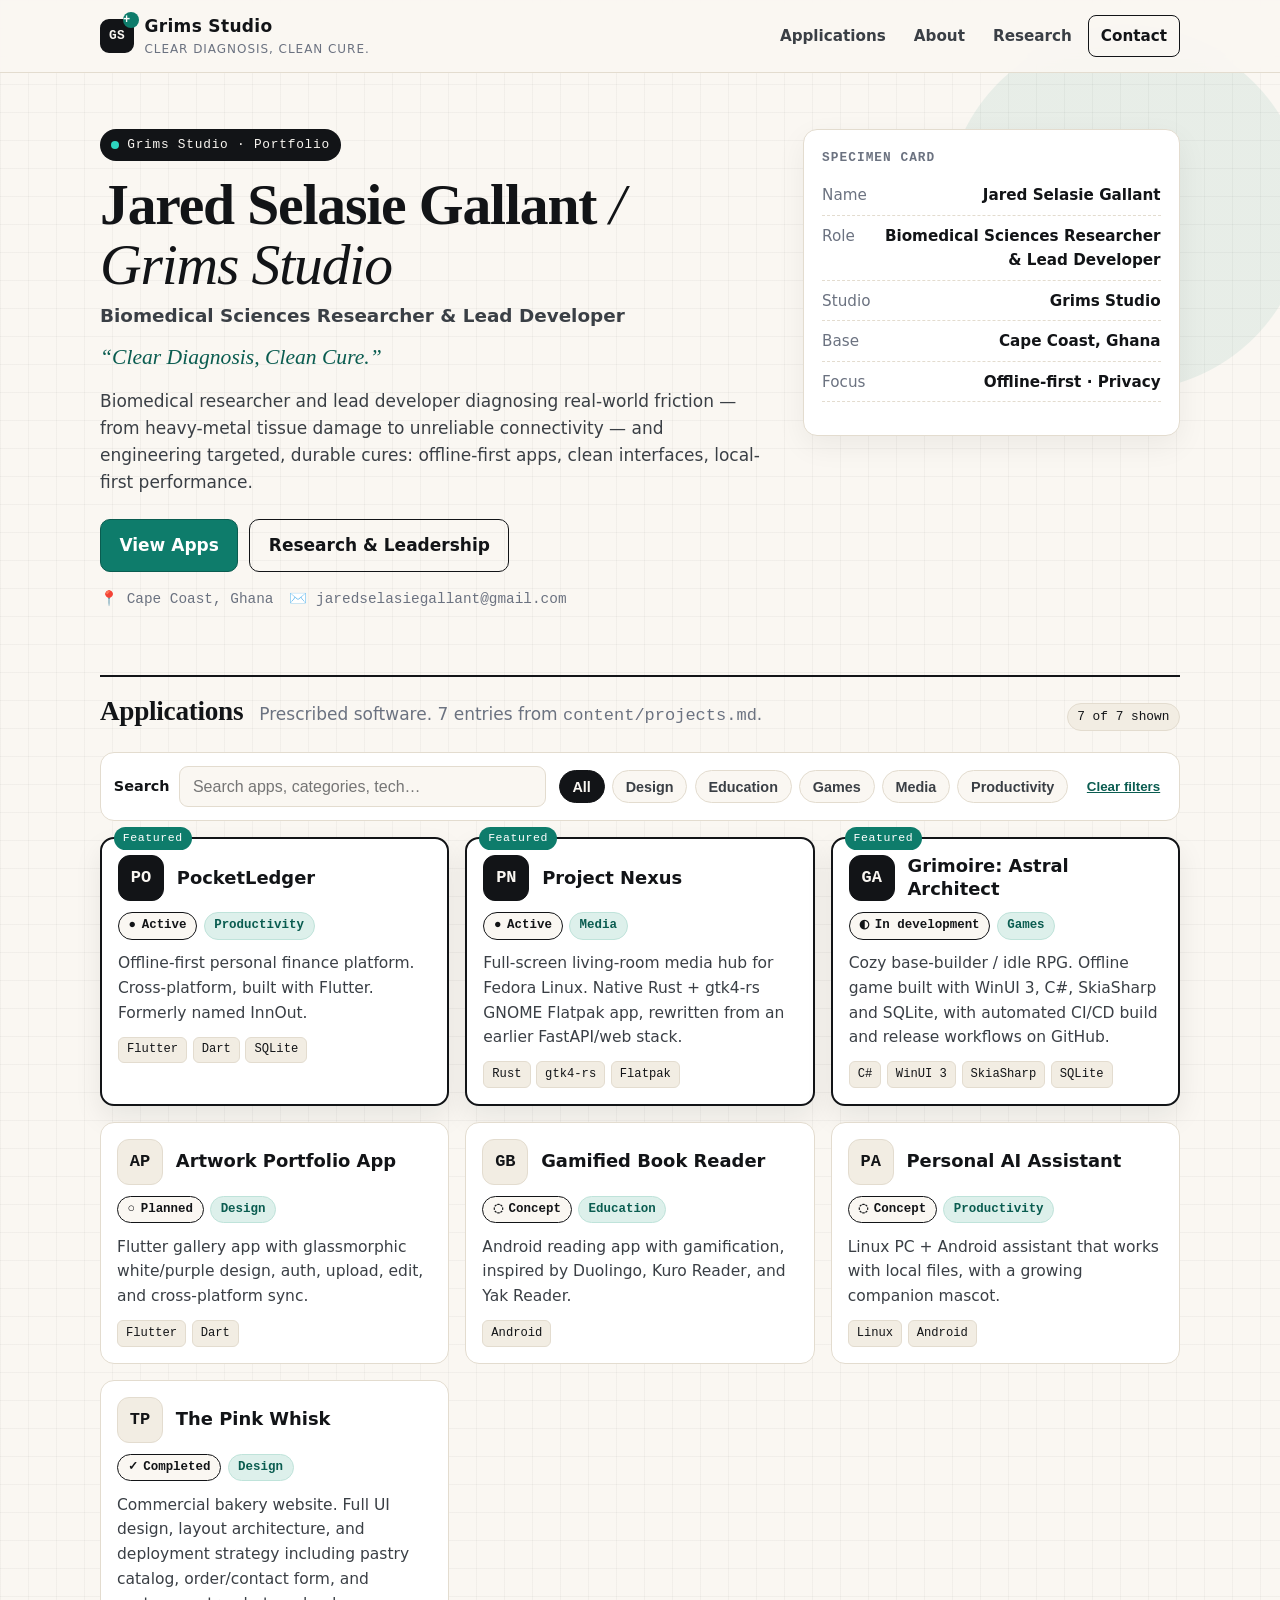
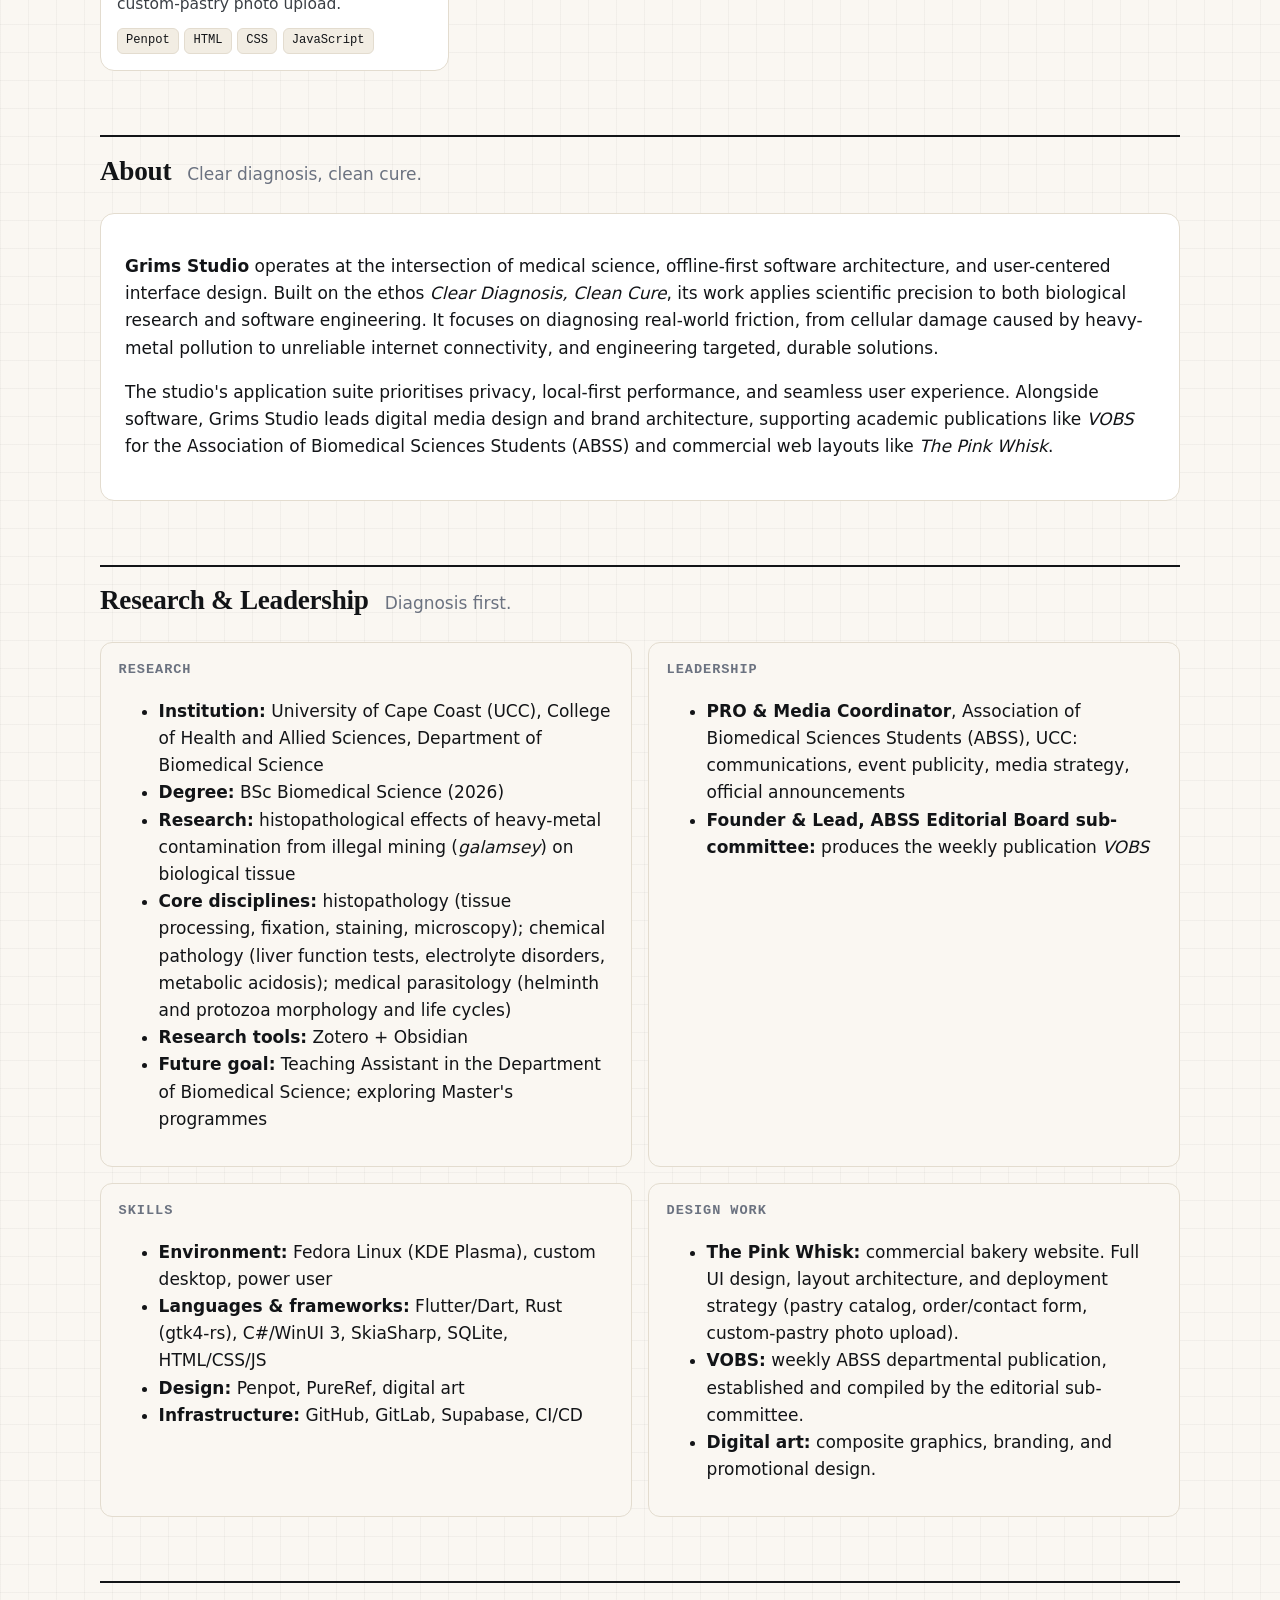
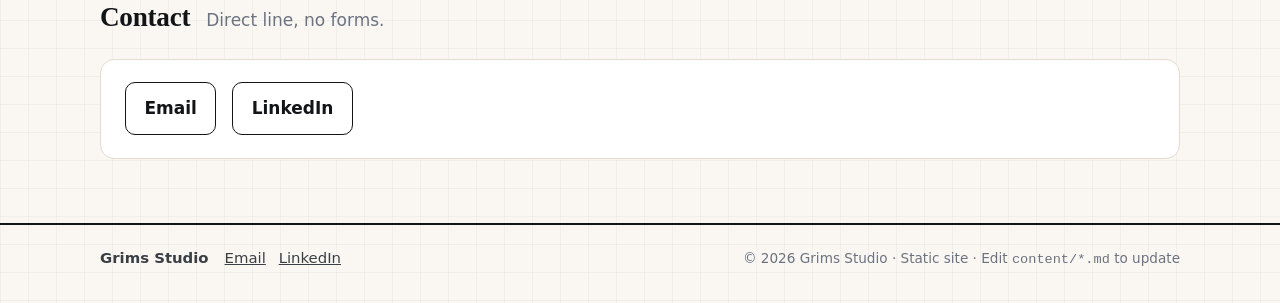
<file: dist/index.html>
<!doctype html>
<html lang="en">
<head>
  <meta charset="utf-8" />
  <meta name="viewport" content="width=device-width, initial-scale=1" />
  <title>Grims Studio — Jared Selasie Gallant</title>
  <meta name="description" content="Clear Diagnosis, Clean Cure. Biomedical Sciences Researcher &amp; Lead Developer" />
  <link rel="stylesheet" href="./style.css" />
</head>
<body>
  <a class="skip-link" href="#applications">Skip to applications</a>
  <header class="site-header">
    <div class="header-inner">
      <a class="wordmark" href="#top" aria-label="Grims Studio home">
        <span class="wordmark-mark" aria-hidden="true">GS</span>
        <span>Grims Studio<small>Clear Diagnosis, Clean Cure.</small></span>
      </a>
      <nav class="site-nav" aria-label="Primary">
        <a href="#applications">Applications</a>
        <a href="#about">About</a>
        <a href="#research">Research</a>
        <a class="nav-cta" href="mailto:jaredselasiegallant@gmail.com">Contact</a>
      </nav>
    </div>
  </header>

  <main id="top">
    <section class="hero" aria-label="Introduction">
      <div class="wrap hero-grid">
        <div>
          <span class="eyebrow"><i aria-hidden="true"></i> Grims Studio · Portfolio</span>
          <h1>Jared Selasie Gallant <span>/ Grims Studio</span></h1>
          <p class="role-line">Biomedical Sciences Researcher &amp; Lead Developer</p>
          <p class="tagline">“Clear Diagnosis, Clean Cure.”</p>
          <p class="lede">Biomedical researcher and lead developer diagnosing real-world friction — from heavy-metal tissue damage to unreliable connectivity — and engineering targeted, durable cures: offline-first apps, clean interfaces, local-first performance.</p>
          <div class="hero-actions">
            <a class="btn btn-primary" href="#applications">View Apps</a>
            <a class="btn btn-ghost" href="#research">Research &amp; Leadership</a>
          </div>
          <div class="hero-meta">
            <span>📍 Cape Coast, Ghana</span>
            <span>✉️ jaredselasiegallant@gmail.com</span>
          </div>
        </div>
        <aside class="hero-card" aria-label="Profile at a glance">
          <h2>Specimen card</h2>
          <dl class="specimen">
            <div><dt>Name</dt><dd>Jared Selasie Gallant</dd></div>
            <div><dt>Role</dt><dd>Biomedical Sciences Researcher &amp; Lead Developer</dd></div>
            <div><dt>Studio</dt><dd>Grims Studio</dd></div>
            <div><dt>Base</dt><dd>Cape Coast, Ghana</dd></div>
            <div><dt>Focus</dt><dd>Offline-first · Privacy</dd></div>
          </dl>
        </aside>
      </div>
    </section>

    <section class="block" id="applications" aria-label="Applications">
      <div class="wrap">
        <div class="section-head">
          <h2>Applications</h2>
          <p>Prescribed software. 7 entries from <code>content/projects.md</code>.</p>
          <span class="count-pill" id="result-count" aria-live="polite"></span>
        </div>
        <div class="controls" role="search">
          <div class="search-wrap">
            <label for="app-search">Search</label>
            <input type="search" id="app-search" placeholder="Search apps, categories, tech…" autocomplete="off" />
          </div>
          <div class="filter-row" role="group" aria-label="Filter by category">
            <button class="filter-btn" data-filter="all" aria-pressed="true">All</button><button class="filter-btn" data-filter="Design" aria-pressed="false">Design</button><button class="filter-btn" data-filter="Education" aria-pressed="false">Education</button><button class="filter-btn" data-filter="Games" aria-pressed="false">Games</button><button class="filter-btn" data-filter="Media" aria-pressed="false">Media</button><button class="filter-btn" data-filter="Productivity" aria-pressed="false">Productivity</button>
          </div>
          <button class="clear-btn" id="clear-filters" type="button">Clear filters</button>
        </div>
        <div class="grid" id="app-grid">
          
        <article class="card project-card featured" data-category="Productivity" data-search="PocketLedger Offline-first personal finance platform. Cross-platform, built with Flutter. Formerly named InnOut. Productivity Flutter Dart SQLite Active">
          <div class="card-top">
            <div class="monogram" aria-hidden="true">PO</div>
            <h3>PocketLedger</h3>
          </div>
          
          <div class="card-badges"><span class="badge status"><span aria-hidden="true">●</span> Active</span><span class="badge cat">Productivity</span></div>
          <p class="desc">Offline-first personal finance platform. Cross-platform, built with Flutter. Formerly named InnOut.</p>
          <div class="tags"><span>Flutter</span><span>Dart</span><span>SQLite</span></div>
          
        </article>

        <article class="card project-card featured" data-category="Media" data-search="Project Nexus Full-screen living-room media hub for Fedora Linux. Native Rust + gtk4-rs GNOME Flatpak app, rewritten from an earlier FastAPI/web stack. Media Rust gtk4-rs Flatpak Active">
          <div class="card-top">
            <div class="monogram" aria-hidden="true">PN</div>
            <h3>Project Nexus</h3>
          </div>
          
          <div class="card-badges"><span class="badge status"><span aria-hidden="true">●</span> Active</span><span class="badge cat">Media</span></div>
          <p class="desc">Full-screen living-room media hub for Fedora Linux. Native Rust + gtk4-rs GNOME Flatpak app, rewritten from an earlier FastAPI/web stack.</p>
          <div class="tags"><span>Rust</span><span>gtk4-rs</span><span>Flatpak</span></div>
          
        </article>

        <article class="card project-card featured" data-category="Games" data-search="Grimoire: Astral Architect Cozy base-builder / idle RPG. Offline game built with WinUI 3, C#, SkiaSharp and SQLite, with automated CI/CD build and release workflows on GitHub. Games C# WinUI 3 SkiaSharp SQLite In development">
          <div class="card-top">
            <div class="monogram" aria-hidden="true">GA</div>
            <h3>Grimoire: Astral Architect</h3>
          </div>
          
          <div class="card-badges"><span class="badge status"><span aria-hidden="true">◐</span> In development</span><span class="badge cat">Games</span></div>
          <p class="desc">Cozy base-builder / idle RPG. Offline game built with WinUI 3, C#, SkiaSharp and SQLite, with automated CI/CD build and release workflows on GitHub.</p>
          <div class="tags"><span>C#</span><span>WinUI 3</span><span>SkiaSharp</span><span>SQLite</span></div>
          
        </article>

        <article class="card project-card" data-category="Design" data-search="Artwork Portfolio App Flutter gallery app with glassmorphic white/purple design, auth, upload, edit, and cross-platform sync. Design Flutter Dart Planned">
          <div class="card-top">
            <div class="monogram" aria-hidden="true">AP</div>
            <h3>Artwork Portfolio App</h3>
          </div>
          
          <div class="card-badges"><span class="badge status"><span aria-hidden="true">○</span> Planned</span><span class="badge cat">Design</span></div>
          <p class="desc">Flutter gallery app with glassmorphic white/purple design, auth, upload, edit, and cross-platform sync.</p>
          <div class="tags"><span>Flutter</span><span>Dart</span></div>
          
        </article>

        <article class="card project-card" data-category="Education" data-search="Gamified Book Reader Android reading app with gamification, inspired by Duolingo, Kuro Reader, and Yak Reader. Education Android Concept">
          <div class="card-top">
            <div class="monogram" aria-hidden="true">GB</div>
            <h3>Gamified Book Reader</h3>
          </div>
          
          <div class="card-badges"><span class="badge status"><span aria-hidden="true">◌</span> Concept</span><span class="badge cat">Education</span></div>
          <p class="desc">Android reading app with gamification, inspired by Duolingo, Kuro Reader, and Yak Reader.</p>
          <div class="tags"><span>Android</span></div>
          
        </article>

        <article class="card project-card" data-category="Productivity" data-search="Personal AI Assistant Linux PC + Android assistant that works with local files, with a growing companion mascot. Productivity Linux Android Concept">
          <div class="card-top">
            <div class="monogram" aria-hidden="true">PA</div>
            <h3>Personal AI Assistant</h3>
          </div>
          
          <div class="card-badges"><span class="badge status"><span aria-hidden="true">◌</span> Concept</span><span class="badge cat">Productivity</span></div>
          <p class="desc">Linux PC + Android assistant that works with local files, with a growing companion mascot.</p>
          <div class="tags"><span>Linux</span><span>Android</span></div>
          
        </article>

        <article class="card project-card" data-category="Design" data-search="The Pink Whisk Commercial bakery website. Full UI design, layout architecture, and deployment strategy including pastry catalog, order/contact form, and custom-pastry photo upload. Design Penpot HTML CSS JavaScript Completed">
          <div class="card-top">
            <div class="monogram" aria-hidden="true">TP</div>
            <h3>The Pink Whisk</h3>
          </div>
          
          <div class="card-badges"><span class="badge status"><span aria-hidden="true">✓</span> Completed</span><span class="badge cat">Design</span></div>
          <p class="desc">Commercial bakery website. Full UI design, layout architecture, and deployment strategy including pastry catalog, order/contact form, and custom-pastry photo upload.</p>
          <div class="tags"><span>Penpot</span><span>HTML</span><span>CSS</span><span>JavaScript</span></div>
          
        </article>
        </div>
        <div class="no-results" id="no-results">
          <p><strong>No apps match your filters.</strong></p>
          <p class="quiet">Try a different search term or category.</p>
        </div>
      </div>
    </section>

    <section class="block" id="about" aria-label="About">
      <div class="wrap">
        <div class="section-head"><h2>About</h2><p>Clear diagnosis, clean cure.</p></div>
        <div class="prose">
          <p><strong>Grims Studio</strong> operates at the intersection of medical science, offline-first software architecture, and user-centered interface design. Built on the ethos <em>Clear Diagnosis, Clean Cure</em>, its work applies scientific precision to both biological research and software engineering. It focuses on diagnosing real-world friction, from cellular damage caused by heavy-metal pollution to unreliable internet connectivity, and engineering targeted, durable solutions.</p>
<p>The studio's application suite prioritises privacy, local-first performance, and seamless user experience. Alongside software, Grims Studio leads digital media design and brand architecture, supporting academic publications like <em>VOBS</em> for the Association of Biomedical Sciences Students (ABSS) and commercial web layouts like <em>The Pink Whisk</em>.</p>
        </div>
      </div>
    </section>

    
        <section class="block" id="research" aria-label="Research and background">
          <div class="wrap">
            <div class="section-head"><h2>Research &amp; Leadership</h2><p>Diagnosis first.</p></div>
            <div class="two-col"><div class="mini" id="research"><h3>Research</h3><ul>
<li><strong>Institution:</strong> University of Cape Coast (UCC), College of Health and Allied Sciences, Department of Biomedical Science</li>
<li><strong>Degree:</strong> BSc Biomedical Science (2026)</li>
<li><strong>Research:</strong> histopathological effects of heavy-metal contamination from illegal mining (<em>galamsey</em>) on biological tissue</li>
<li><strong>Core disciplines:</strong> histopathology (tissue processing, fixation, staining, microscopy); chemical pathology (liver function tests, electrolyte disorders, metabolic acidosis); medical parasitology (helminth and protozoa morphology and life cycles)</li>
<li><strong>Research tools:</strong> Zotero + Obsidian</li>
<li><strong>Future goal:</strong> Teaching Assistant in the Department of Biomedical Science; exploring Master's programmes</li>
</ul></div><div class="mini" id="leadership"><h3>Leadership</h3><ul>
<li><strong>PRO &amp; Media Coordinator</strong>, Association of Biomedical Sciences Students (ABSS), UCC: communications, event publicity, media strategy, official announcements</li>
<li><strong>Founder &amp; Lead, ABSS Editorial Board sub-committee:</strong> produces the weekly publication <em>VOBS</em></li>
</ul></div><div class="mini" id="skills"><h3>Skills</h3><ul>
<li><strong>Environment:</strong> Fedora Linux (KDE Plasma), custom desktop, power user</li>
<li><strong>Languages &amp; frameworks:</strong> Flutter/Dart, Rust (gtk4-rs), C#/WinUI 3, SkiaSharp, SQLite, HTML/CSS/JS</li>
<li><strong>Design:</strong> Penpot, PureRef, digital art</li>
<li><strong>Infrastructure:</strong> GitHub, GitLab, Supabase, CI/CD</li>
</ul></div><div class="mini" id="design-work"><h3>Design Work</h3><ul>
<li><strong>The Pink Whisk:</strong> commercial bakery website. Full UI design, layout architecture, and deployment strategy (pastry catalog, order/contact form, custom-pastry photo upload).</li>
<li><strong>VOBS:</strong> weekly ABSS departmental publication, established and compiled by the editorial sub-committee.</li>
<li><strong>Digital art:</strong> composite graphics, branding, and promotional design.</li>
</ul></div></div>
          </div>
        </section>

    <section class="block" id="contact" aria-label="Contact">
      <div class="wrap">
        <div class="section-head"><h2>Contact</h2><p>Direct line, no forms.</p></div>
        <div class="prose contact-box">
          <a class="btn btn-ghost" href="mailto:jaredselasiegallant@gmail.com">Email</a><a class="btn btn-ghost" href="https://linkedin.com/in/jared-gallant" target="_blank" rel="noopener noreferrer">LinkedIn</a>
        </div>
      </div>
    </section>
  </main>

  <footer class="footer">
    <div class="wrap footer-inner">
      <strong>Grims Studio</strong>
      <nav aria-label="Footer">
        <a href="mailto:jaredselasiegallant@gmail.com">Email</a>
        <a href="https://linkedin.com/in/jared-gallant" target="_blank" rel="noopener noreferrer">LinkedIn</a>
      </nav>
      <span class="quiet" style="margin-left:auto">© 2026 Grims Studio · Static site · Edit <code>content/*.md</code> to update</span>
    </div>
  </footer>

  <script src="./app.js" defer></script>
</body>
</html>
</file>
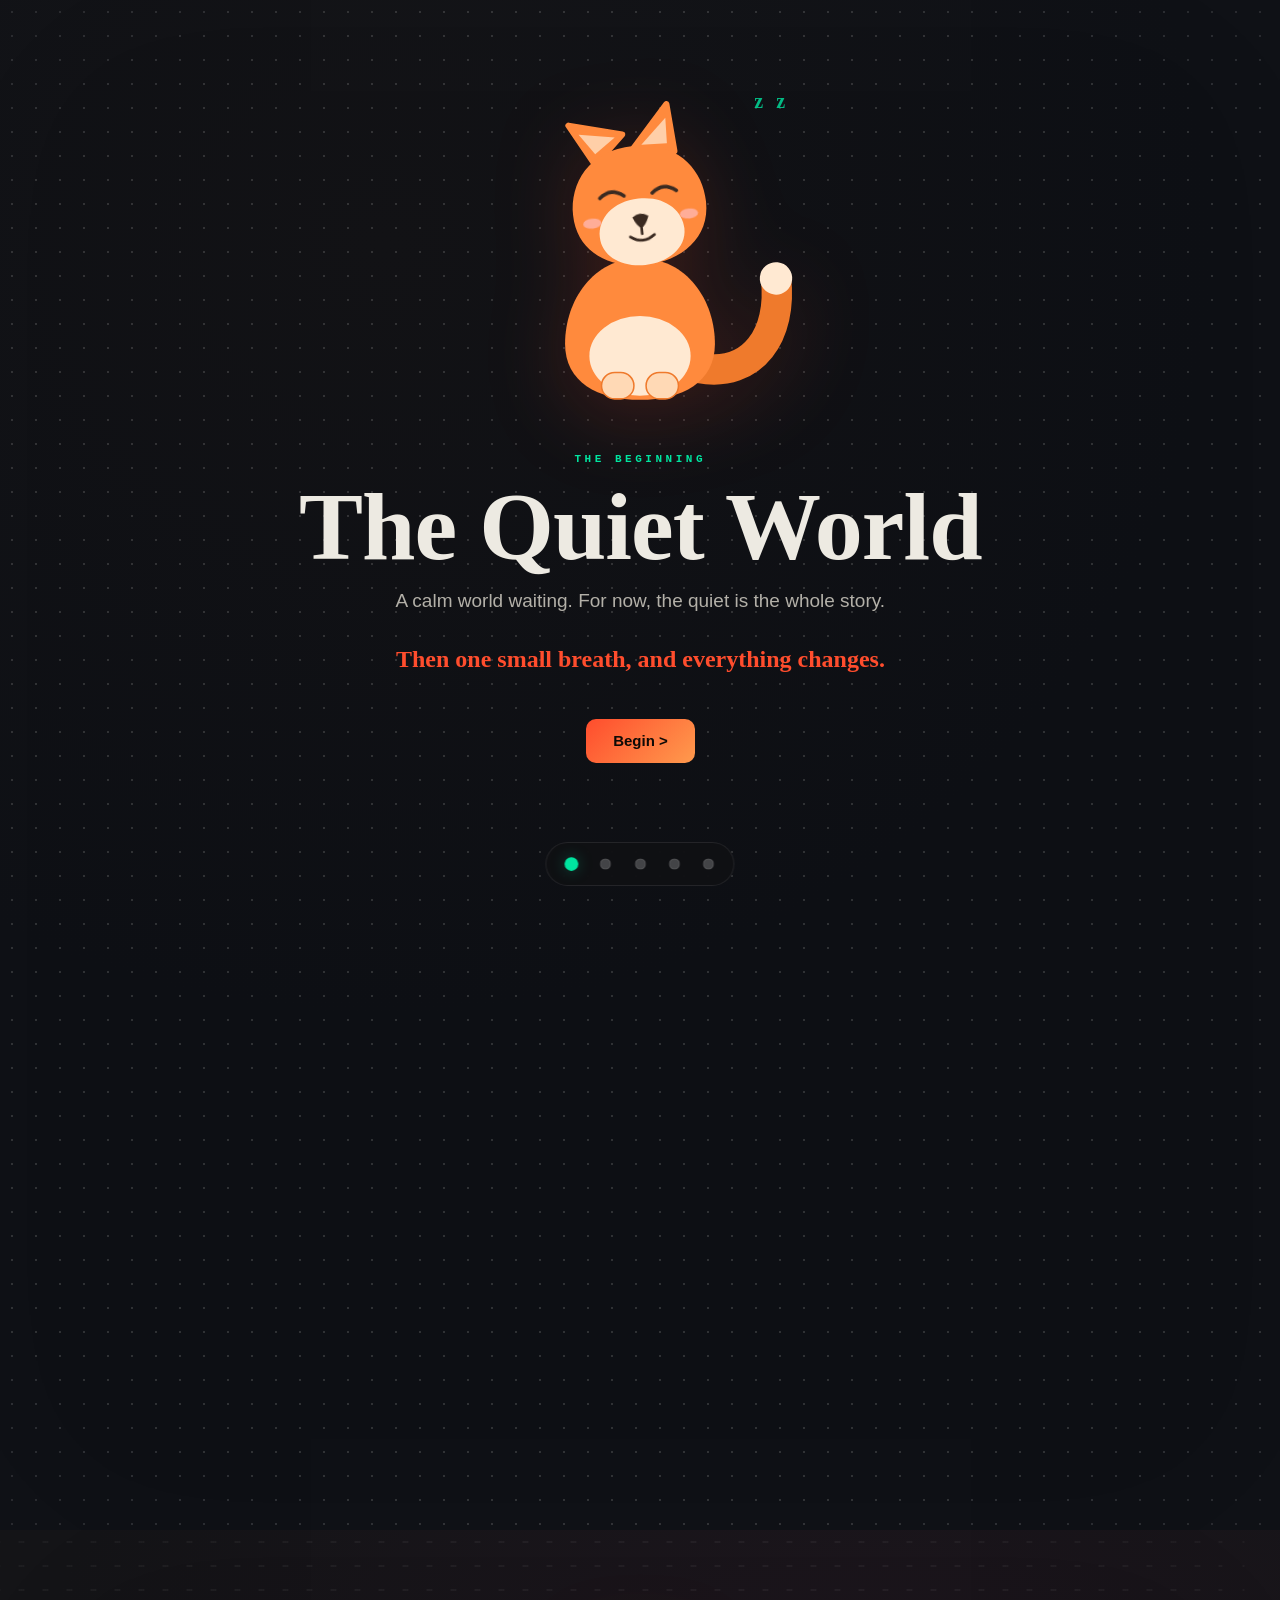
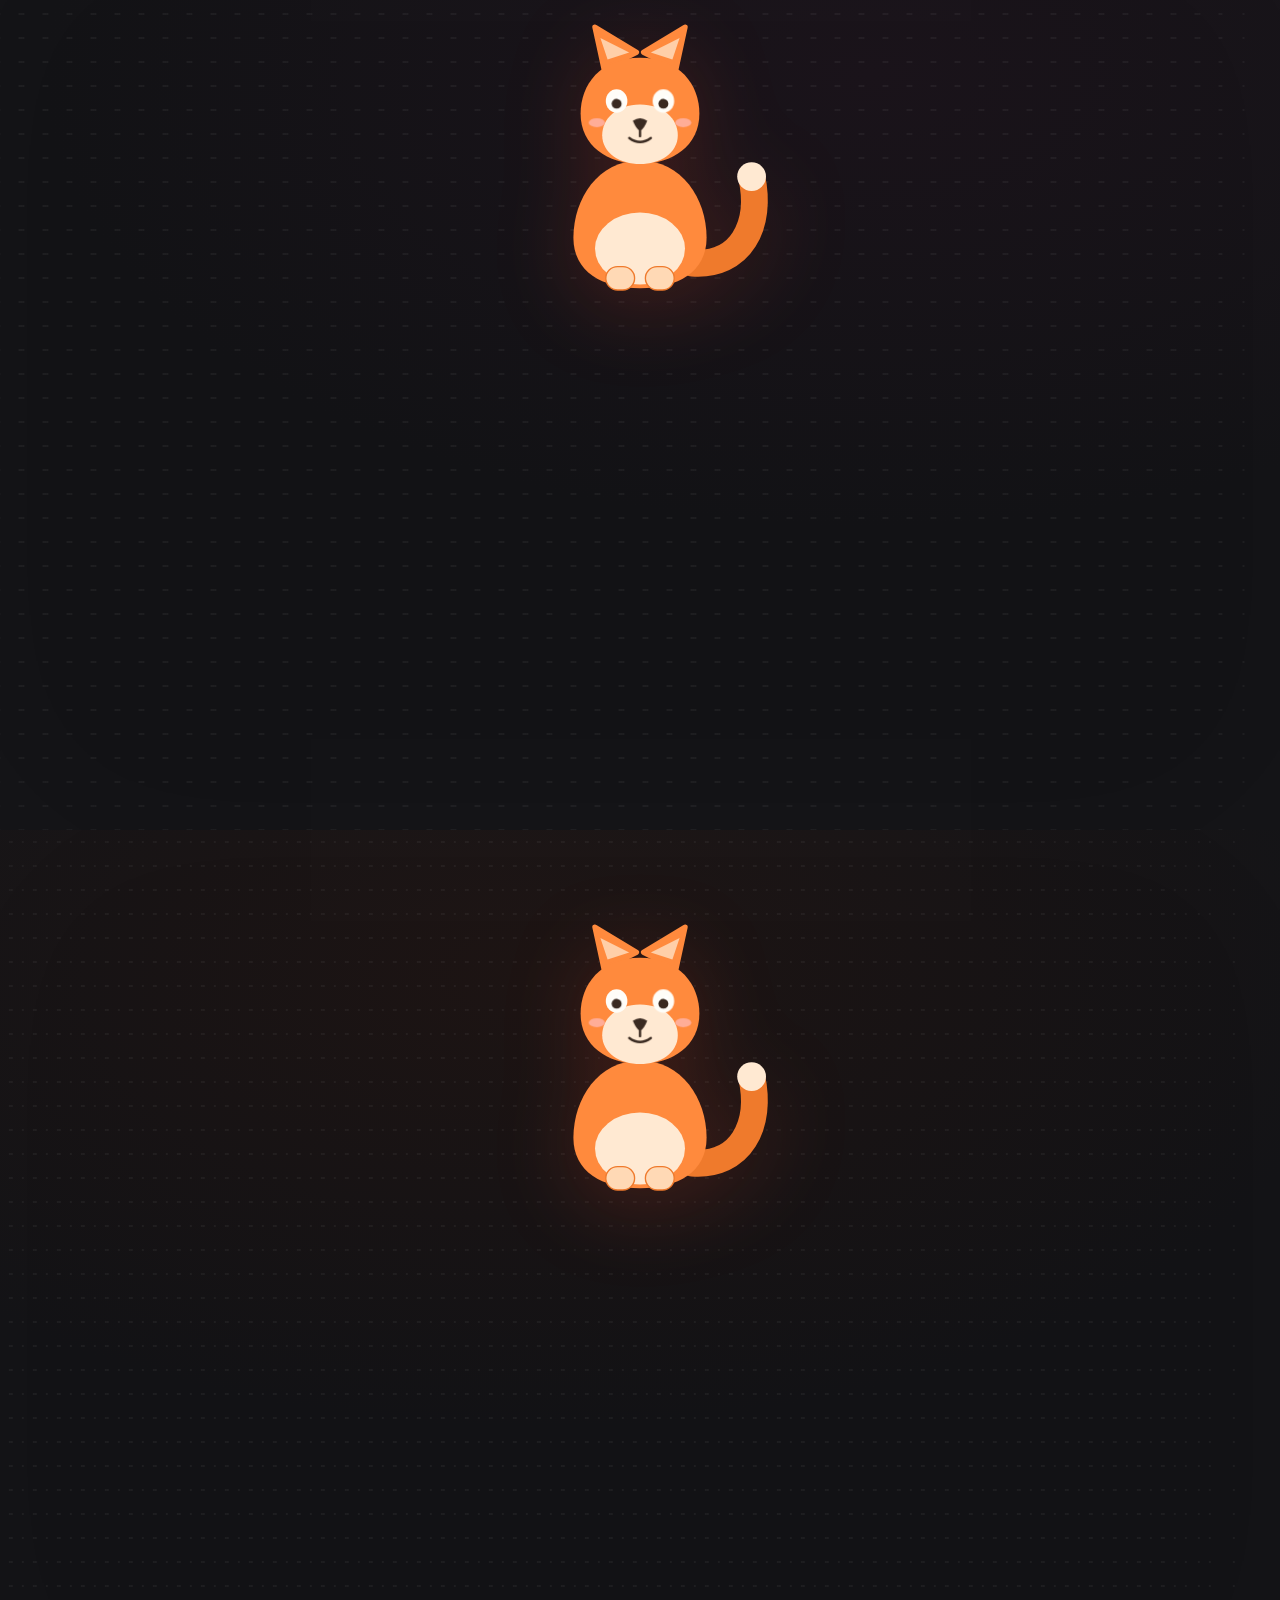
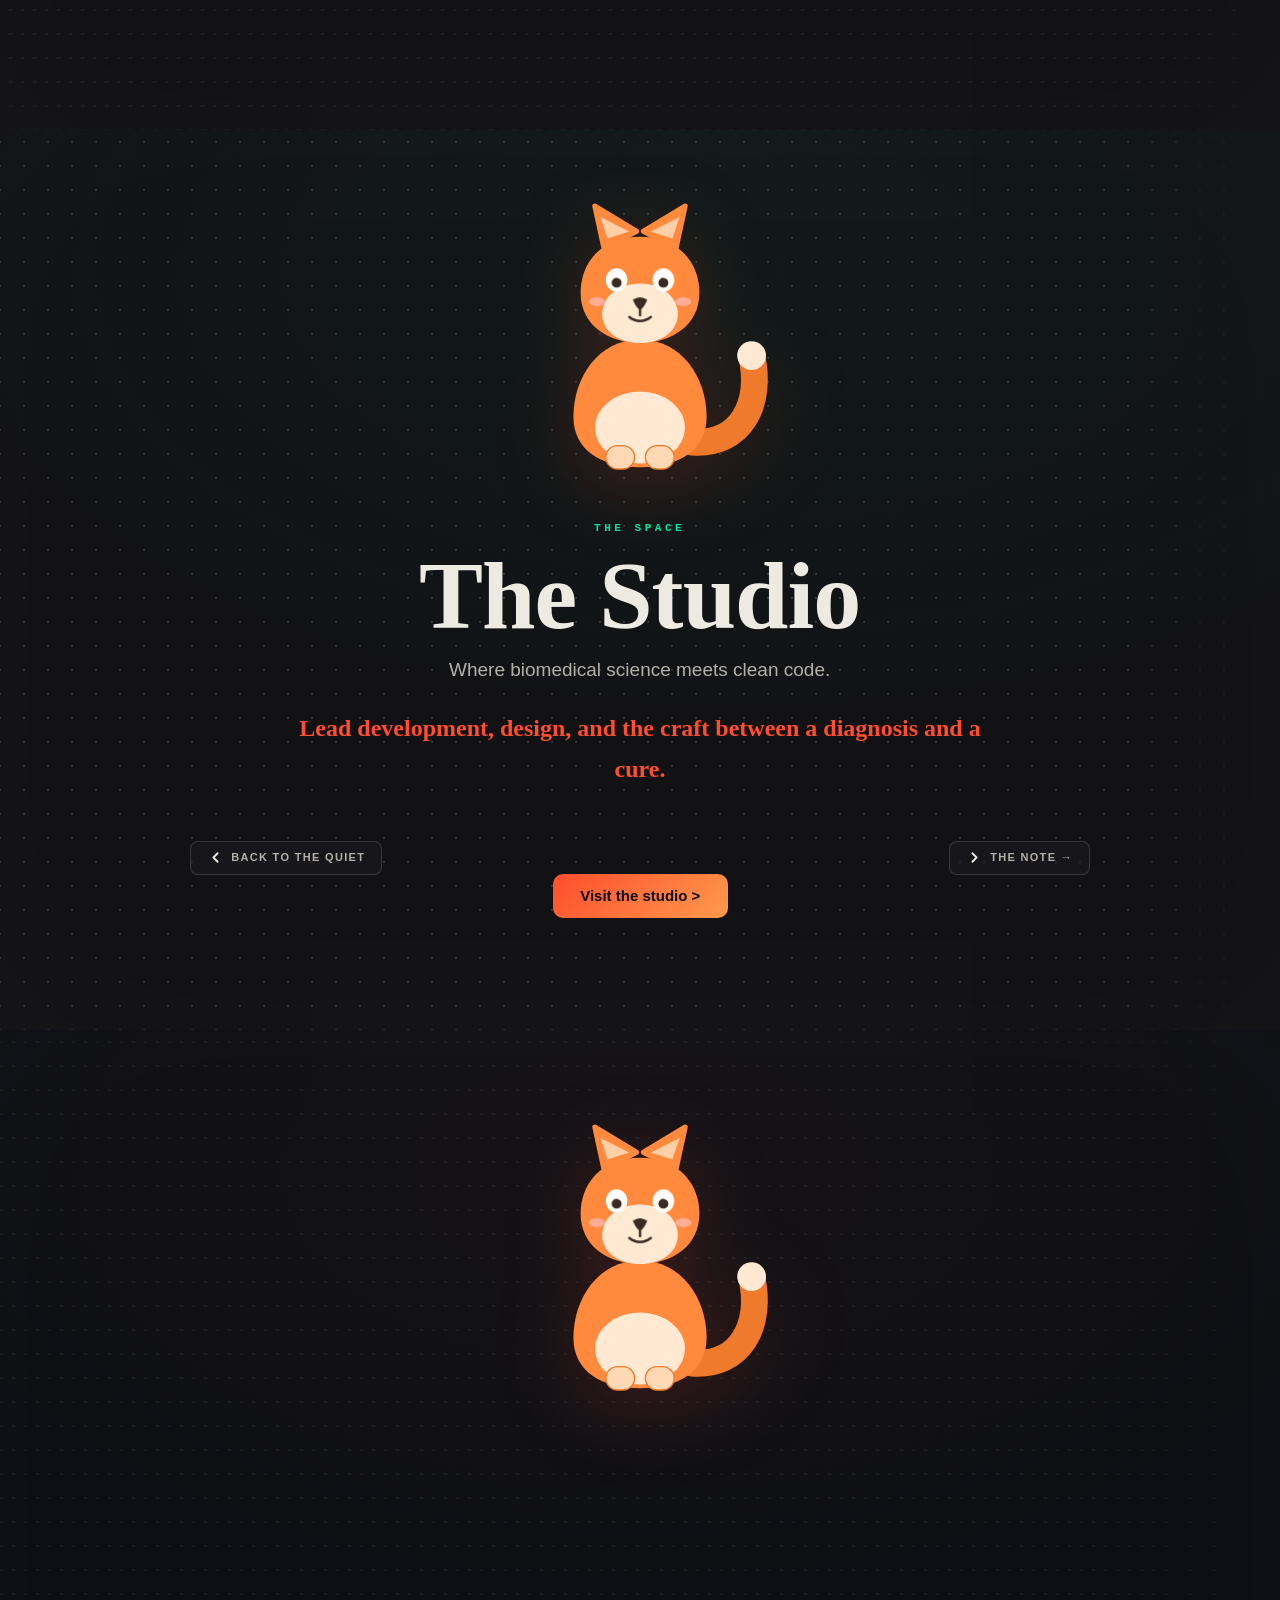
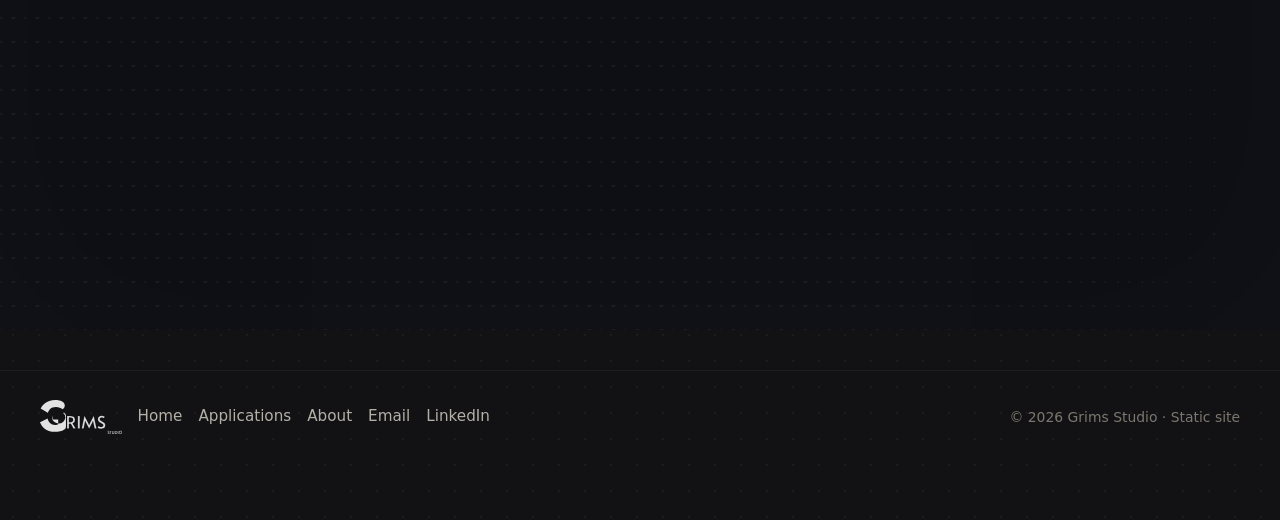
<file: docs/index.html>
<!doctype html>
<html lang="en">
<head>
  <meta charset="utf-8" />
  <meta name="viewport" content="width=device-width, initial-scale=1" />
  <title>Grims Studio — Clear Diagnosis, Clean Cure. Jared Selasie Gallant</title>
  <meta name="description" content="Grims Studio: Clear Diagnosis, Clean Cure. Offline-first, privacy-conscious apps by Jared Selasie Gallant, Biomedical Sciences Researcher &amp; Lead Developer." />
  <meta property="og:title" content="Grims Studio — Clear Diagnosis, Clean Cure. Jared Selasie Gallant" />
  <meta property="og:description" content="Grims Studio: Clear Diagnosis, Clean Cure. Offline-first, privacy-conscious apps by Jared Selasie Gallant, Biomedical Sciences Researcher &amp; Lead Developer." />
  <meta property="og:type" content="website" />
  <meta property="og:image" content="./og-preview.png" />
  <style>html.js-fade body{opacity:0}html.js-fade.page-ready body{opacity:1;transition:opacity .34s ease}</style>
  <script>document.documentElement.classList.add('js-fade');setTimeout(function(){document.documentElement.classList.add('page-ready')},1600);</script>
  <link rel="stylesheet" href="./style.css" />
  <link rel="stylesheet" href="./story.css" />
  <link rel="icon" href="./grims-mark.svg" type="image/svg+xml" />
  <link rel="canonical" href="https://jaredselasiegallant-sudo.github.io/Grims-studio/index.html" />
</head>
<body>
  <a class="skip-link" href="#main">Skip to content</a>

  <main id="main">

    <div class="story-page">
      <div class="story-wrap">
        <div class="scene" data-parallax="0.00" aria-hidden="true"></div>
        
      <section class="chapter chapter--hero"
               id="q1-quiet" data-chapter="q1-quiet" data-act="quiet">
        <div class="scene scene--far" data-parallax="0.06" aria-hidden="true"></div>
        <div class="scene scene--glow" data-parallax="0.14" data-glow aria-hidden="true"></div>
        <div class="scene scene--near" data-parallax="0.22" aria-hidden="true"></div>
        <div class="hero-pin">
        <div class="fox-stage"><svg class="fox fox-hero" viewBox="0 0 320 320" role="img" aria-hidden="true" focusable="false">
      <title>Kit, the Grims Studio fox</title>
      <g class="fx-tail">
        <path d="M218 280 C 272 284 296 238 284 184" fill="none" stroke="#EF7A2C" stroke-width="30" stroke-linecap="round"/>
        <circle cx="284" cy="184" r="16" fill="#FFE9D2"/>
      </g>
      <g class="fx-body">
        <path d="M160 166 C 114 166 86 208 86 252 C 86 290 118 308 160 308 C 202 308 234 290 234 252 C 234 208 206 166 160 166 Z" fill="#FF8A3D"/>
        <ellipse cx="160" cy="264" rx="50" ry="40" fill="#FFE9D2"/>
      </g>
      <g class="fx-paws">
        <rect x="122" y="284" width="32" height="26" rx="13" fill="#FFD9B5" stroke="#EF7A2C" stroke-width="1.5"/>
        <rect x="166" y="284" width="32" height="26" rx="13" fill="#FFD9B5" stroke="#EF7A2C" stroke-width="1.5"/>
      </g>
      
      <g class="fx-neck">
        <g class="fx-head">
          <g class="fx-ear fx-ear-l">
            <path d="M120 64 L110 18 L156 46 Z" fill="#FF8A3D" stroke="#FF8A3D" stroke-width="6" stroke-linejoin="round"/>
            <path d="M124 54 L116 30 L148 46 Z" fill="#FFCFA8"/>
          </g>
          <g class="fx-ear fx-ear-r">
            <path d="M200 64 L210 18 L164 46 Z" fill="#FF8A3D" stroke="#FF8A3D" stroke-width="6" stroke-linejoin="round"/>
            <path d="M196 54 L204 30 L172 46 Z" fill="#FFCFA8"/>
          </g>
          <path d="M160 52 C 116 52 94 82 94 114 C 94 150 124 170 160 170 C 196 170 226 150 226 114 C 226 82 204 52 160 52 Z" fill="#FF8A3D"/>
          <path d="M160 104 C 134 104 118 120 118 138 C 118 158 138 170 160 170 C 182 170 202 158 202 138 C 202 120 186 104 160 104 Z" fill="#FFE9D2"/>
          <g class="fx-eyes">
            <g class="fx-eye fx-eye-l">
              <ellipse cx="134" cy="100" rx="12" ry="13" fill="#FFFDF8"/>
              <circle class="fx-pupil" cx="134" cy="103" r="5.5" fill="#3A2A21"/>
              <circle cx="137" cy="96" r="2.2" fill="#FFFFFF"/>
            </g>
            <g class="fx-eye fx-eye-r">
              <ellipse cx="186" cy="100" rx="12" ry="13" fill="#FFFDF8"/>
              <circle class="fx-pupil" cx="186" cy="103" r="5.5" fill="#3A2A21"/>
              <circle cx="189" cy="96" r="2.2" fill="#FFFFFF"/>
            </g>
          </g>
          <g class="fx-squint">
            <path d="M122 100 Q134 90 146 100" fill="none" stroke="#3A2A21" stroke-width="3.5" stroke-linecap="round"/>
            <path d="M174 100 Q186 90 198 100" fill="none" stroke="#3A2A21" stroke-width="3.5" stroke-linecap="round"/>
          </g>
          <ellipse cx="112" cy="124" rx="9" ry="5" fill="#FFB3A7" opacity=".85"/>
          <ellipse cx="208" cy="124" rx="9" ry="5" fill="#FFB3A7" opacity=".85"/>
          <path d="M152 122 Q160 116 168 122 Q164 132 160 133 Q156 132 152 122 Z" fill="#3A2A21"/>
          <path d="M160 133 L160 139 M148 141 Q160 150 172 141" fill="none" stroke="#3A2A21" stroke-width="2.6" stroke-linecap="round" stroke-linejoin="round"/>
        </g>
      </g>
    </svg></div>
        <header class="chapter-head reveal" style="--i:0">
          <p class="eyebrow">The Beginning</p>
          <h1>The Quiet World</h1>
          <p class="pitch">A calm world waiting. For now, the quiet is the whole story.</p>
        </header>
        <p class="lede reveal" style="--i:1"><strong>Then one small breath, and everything changes.</strong></p>
        
        <a class="lead-btn reveal" style="--i:3" href="#q2-us">Begin &gt;</a></div>
      </section>
      <section class="chapter"
               id="q2-us" data-chapter="q2-us" data-act="us">
        <div class="scene scene--far" data-parallax="0.06" aria-hidden="true"></div>
        <div class="scene scene--glow" data-parallax="0.14" data-glow aria-hidden="true"></div>
        <div class="scene scene--near" data-parallax="0.22" aria-hidden="true"></div>
        
        <div class="fox-stage"><svg class="fox fox-hero" viewBox="0 0 320 320" role="img" aria-hidden="true" focusable="false">
      <title>Kit, the Grims Studio fox</title>
      <g class="fx-tail">
        <path d="M218 280 C 272 284 296 238 284 184" fill="none" stroke="#EF7A2C" stroke-width="30" stroke-linecap="round"/>
        <circle cx="284" cy="184" r="16" fill="#FFE9D2"/>
      </g>
      <g class="fx-body">
        <path d="M160 166 C 114 166 86 208 86 252 C 86 290 118 308 160 308 C 202 308 234 290 234 252 C 234 208 206 166 160 166 Z" fill="#FF8A3D"/>
        <ellipse cx="160" cy="264" rx="50" ry="40" fill="#FFE9D2"/>
      </g>
      <g class="fx-paws">
        <rect x="122" y="284" width="32" height="26" rx="13" fill="#FFD9B5" stroke="#EF7A2C" stroke-width="1.5"/>
        <rect x="166" y="284" width="32" height="26" rx="13" fill="#FFD9B5" stroke="#EF7A2C" stroke-width="1.5"/>
      </g>
      
      <g class="fx-neck">
        <g class="fx-head">
          <g class="fx-ear fx-ear-l">
            <path d="M120 64 L110 18 L156 46 Z" fill="#FF8A3D" stroke="#FF8A3D" stroke-width="6" stroke-linejoin="round"/>
            <path d="M124 54 L116 30 L148 46 Z" fill="#FFCFA8"/>
          </g>
          <g class="fx-ear fx-ear-r">
            <path d="M200 64 L210 18 L164 46 Z" fill="#FF8A3D" stroke="#FF8A3D" stroke-width="6" stroke-linejoin="round"/>
            <path d="M196 54 L204 30 L172 46 Z" fill="#FFCFA8"/>
          </g>
          <path d="M160 52 C 116 52 94 82 94 114 C 94 150 124 170 160 170 C 196 170 226 150 226 114 C 226 82 204 52 160 52 Z" fill="#FF8A3D"/>
          <path d="M160 104 C 134 104 118 120 118 138 C 118 158 138 170 160 170 C 182 170 202 158 202 138 C 202 120 186 104 160 104 Z" fill="#FFE9D2"/>
          <g class="fx-eyes">
            <g class="fx-eye fx-eye-l">
              <ellipse cx="134" cy="100" rx="12" ry="13" fill="#FFFDF8"/>
              <circle class="fx-pupil" cx="134" cy="103" r="5.5" fill="#3A2A21"/>
              <circle cx="137" cy="96" r="2.2" fill="#FFFFFF"/>
            </g>
            <g class="fx-eye fx-eye-r">
              <ellipse cx="186" cy="100" rx="12" ry="13" fill="#FFFDF8"/>
              <circle class="fx-pupil" cx="186" cy="103" r="5.5" fill="#3A2A21"/>
              <circle cx="189" cy="96" r="2.2" fill="#FFFFFF"/>
            </g>
          </g>
          <g class="fx-squint">
            <path d="M122 100 Q134 90 146 100" fill="none" stroke="#3A2A21" stroke-width="3.5" stroke-linecap="round"/>
            <path d="M174 100 Q186 90 198 100" fill="none" stroke="#3A2A21" stroke-width="3.5" stroke-linecap="round"/>
          </g>
          <ellipse cx="112" cy="124" rx="9" ry="5" fill="#FFB3A7" opacity=".85"/>
          <ellipse cx="208" cy="124" rx="9" ry="5" fill="#FFB3A7" opacity=".85"/>
          <path d="M152 122 Q160 116 168 122 Q164 132 160 133 Q156 132 152 122 Z" fill="#3A2A21"/>
          <path d="M160 133 L160 139 M148 141 Q160 150 172 141" fill="none" stroke="#3A2A21" stroke-width="2.6" stroke-linecap="round" stroke-linejoin="round"/>
        </g>
      </g>
    </svg></div>
        <header class="chapter-head reveal" style="--i:0">
          <p class="eyebrow">The Beginning of Us</p>
          <h2 class="chapter-title">Who We Are</h2>
          <p class="pitch">Medical science meets engineering.</p>
        </header>
        <p class="lede reveal" style="--i:1"><strong>Offline-first tools that put you back in control.</strong></p>
        <div class="chapter-nav reveal" style="--i:2"><a class="back" href="#q1-quiet"><svg viewBox="0 0 24 24" aria-hidden="true"><path d="M15 18l-6-6 6-6" fill="none" stroke="#EDEAE2" stroke-width="2.5" stroke-linecap="round" stroke-linejoin="round"/></svg><span>Back to the quiet</span></a><a class="next" href="#q3-make"><svg viewBox="0 0 24 24" aria-hidden="true"><path d="M9 6l6 6-6 6" fill="none" stroke="#EDEAE2" stroke-width="2.5" stroke-linecap="round" stroke-linejoin="round"/></svg><span>What We Make →</span></a></div>
        <a class="lead-btn reveal" style="--i:3" href="./about.html">Meet the team &gt;</a>
      </section>
      <section class="chapter"
               id="q3-make" data-chapter="q3-make" data-act="make">
        <div class="scene scene--far" data-parallax="0.06" aria-hidden="true"></div>
        <div class="scene scene--glow" data-parallax="0.14" data-glow aria-hidden="true"></div>
        <div class="scene scene--near" data-parallax="0.22" aria-hidden="true"></div>
        
        <div class="fox-stage"><svg class="fox fox-hero" viewBox="0 0 320 320" role="img" aria-hidden="true" focusable="false">
      <title>Kit, the Grims Studio fox</title>
      <g class="fx-tail">
        <path d="M218 280 C 272 284 296 238 284 184" fill="none" stroke="#EF7A2C" stroke-width="30" stroke-linecap="round"/>
        <circle cx="284" cy="184" r="16" fill="#FFE9D2"/>
      </g>
      <g class="fx-body">
        <path d="M160 166 C 114 166 86 208 86 252 C 86 290 118 308 160 308 C 202 308 234 290 234 252 C 234 208 206 166 160 166 Z" fill="#FF8A3D"/>
        <ellipse cx="160" cy="264" rx="50" ry="40" fill="#FFE9D2"/>
      </g>
      <g class="fx-paws">
        <rect x="122" y="284" width="32" height="26" rx="13" fill="#FFD9B5" stroke="#EF7A2C" stroke-width="1.5"/>
        <rect x="166" y="284" width="32" height="26" rx="13" fill="#FFD9B5" stroke="#EF7A2C" stroke-width="1.5"/>
      </g>
      
      <g class="fx-neck">
        <g class="fx-head">
          <g class="fx-ear fx-ear-l">
            <path d="M120 64 L110 18 L156 46 Z" fill="#FF8A3D" stroke="#FF8A3D" stroke-width="6" stroke-linejoin="round"/>
            <path d="M124 54 L116 30 L148 46 Z" fill="#FFCFA8"/>
          </g>
          <g class="fx-ear fx-ear-r">
            <path d="M200 64 L210 18 L164 46 Z" fill="#FF8A3D" stroke="#FF8A3D" stroke-width="6" stroke-linejoin="round"/>
            <path d="M196 54 L204 30 L172 46 Z" fill="#FFCFA8"/>
          </g>
          <path d="M160 52 C 116 52 94 82 94 114 C 94 150 124 170 160 170 C 196 170 226 150 226 114 C 226 82 204 52 160 52 Z" fill="#FF8A3D"/>
          <path d="M160 104 C 134 104 118 120 118 138 C 118 158 138 170 160 170 C 182 170 202 158 202 138 C 202 120 186 104 160 104 Z" fill="#FFE9D2"/>
          <g class="fx-eyes">
            <g class="fx-eye fx-eye-l">
              <ellipse cx="134" cy="100" rx="12" ry="13" fill="#FFFDF8"/>
              <circle class="fx-pupil" cx="134" cy="103" r="5.5" fill="#3A2A21"/>
              <circle cx="137" cy="96" r="2.2" fill="#FFFFFF"/>
            </g>
            <g class="fx-eye fx-eye-r">
              <ellipse cx="186" cy="100" rx="12" ry="13" fill="#FFFDF8"/>
              <circle class="fx-pupil" cx="186" cy="103" r="5.5" fill="#3A2A21"/>
              <circle cx="189" cy="96" r="2.2" fill="#FFFFFF"/>
            </g>
          </g>
          <g class="fx-squint">
            <path d="M122 100 Q134 90 146 100" fill="none" stroke="#3A2A21" stroke-width="3.5" stroke-linecap="round"/>
            <path d="M174 100 Q186 90 198 100" fill="none" stroke="#3A2A21" stroke-width="3.5" stroke-linecap="round"/>
          </g>
          <ellipse cx="112" cy="124" rx="9" ry="5" fill="#FFB3A7" opacity=".85"/>
          <ellipse cx="208" cy="124" rx="9" ry="5" fill="#FFB3A7" opacity=".85"/>
          <path d="M152 122 Q160 116 168 122 Q164 132 160 133 Q156 132 152 122 Z" fill="#3A2A21"/>
          <path d="M160 133 L160 139 M148 141 Q160 150 172 141" fill="none" stroke="#3A2A21" stroke-width="2.6" stroke-linecap="round" stroke-linejoin="round"/>
        </g>
      </g>
    </svg></div>
        <header class="chapter-head reveal" style="--i:0">
          <p class="eyebrow">The Work</p>
          <h2 class="chapter-title">What We Make</h2>
          <p class="pitch">Apps built to last, on purpose.</p>
        </header>
        <p class="lede reveal" style="--i:1"><strong>Offline-first apps, games, and design work for real lives.</strong></p>
        <div class="chapter-nav reveal" style="--i:2"><a class="back" href="#q1-quiet"><svg viewBox="0 0 24 24" aria-hidden="true"><path d="M15 18l-6-6 6-6" fill="none" stroke="#EDEAE2" stroke-width="2.5" stroke-linecap="round" stroke-linejoin="round"/></svg><span>Back to the quiet</span></a><a class="next" href="#q4-studio"><svg viewBox="0 0 24 24" aria-hidden="true"><path d="M9 6l6 6-6 6" fill="none" stroke="#EDEAE2" stroke-width="2.5" stroke-linecap="round" stroke-linejoin="round"/></svg><span>The Studio →</span></a></div>
        <a class="lead-btn reveal" style="--i:3" href="./applications.html">See our work &gt;</a>
      </section>
      <section class="chapter"
               id="q4-studio" data-chapter="q4-studio" data-act="studio">
        <div class="scene scene--far" data-parallax="0.06" aria-hidden="true"></div>
        <div class="scene scene--glow" data-parallax="0.14" data-glow aria-hidden="true"></div>
        <div class="scene scene--near" data-parallax="0.22" aria-hidden="true"></div>
        
        <div class="fox-stage"><svg class="fox fox-hero" viewBox="0 0 320 320" role="img" aria-hidden="true" focusable="false">
      <title>Kit, the Grims Studio fox</title>
      <g class="fx-tail">
        <path d="M218 280 C 272 284 296 238 284 184" fill="none" stroke="#EF7A2C" stroke-width="30" stroke-linecap="round"/>
        <circle cx="284" cy="184" r="16" fill="#FFE9D2"/>
      </g>
      <g class="fx-body">
        <path d="M160 166 C 114 166 86 208 86 252 C 86 290 118 308 160 308 C 202 308 234 290 234 252 C 234 208 206 166 160 166 Z" fill="#FF8A3D"/>
        <ellipse cx="160" cy="264" rx="50" ry="40" fill="#FFE9D2"/>
      </g>
      <g class="fx-paws">
        <rect x="122" y="284" width="32" height="26" rx="13" fill="#FFD9B5" stroke="#EF7A2C" stroke-width="1.5"/>
        <rect x="166" y="284" width="32" height="26" rx="13" fill="#FFD9B5" stroke="#EF7A2C" stroke-width="1.5"/>
      </g>
      
      <g class="fx-neck">
        <g class="fx-head">
          <g class="fx-ear fx-ear-l">
            <path d="M120 64 L110 18 L156 46 Z" fill="#FF8A3D" stroke="#FF8A3D" stroke-width="6" stroke-linejoin="round"/>
            <path d="M124 54 L116 30 L148 46 Z" fill="#FFCFA8"/>
          </g>
          <g class="fx-ear fx-ear-r">
            <path d="M200 64 L210 18 L164 46 Z" fill="#FF8A3D" stroke="#FF8A3D" stroke-width="6" stroke-linejoin="round"/>
            <path d="M196 54 L204 30 L172 46 Z" fill="#FFCFA8"/>
          </g>
          <path d="M160 52 C 116 52 94 82 94 114 C 94 150 124 170 160 170 C 196 170 226 150 226 114 C 226 82 204 52 160 52 Z" fill="#FF8A3D"/>
          <path d="M160 104 C 134 104 118 120 118 138 C 118 158 138 170 160 170 C 182 170 202 158 202 138 C 202 120 186 104 160 104 Z" fill="#FFE9D2"/>
          <g class="fx-eyes">
            <g class="fx-eye fx-eye-l">
              <ellipse cx="134" cy="100" rx="12" ry="13" fill="#FFFDF8"/>
              <circle class="fx-pupil" cx="134" cy="103" r="5.5" fill="#3A2A21"/>
              <circle cx="137" cy="96" r="2.2" fill="#FFFFFF"/>
            </g>
            <g class="fx-eye fx-eye-r">
              <ellipse cx="186" cy="100" rx="12" ry="13" fill="#FFFDF8"/>
              <circle class="fx-pupil" cx="186" cy="103" r="5.5" fill="#3A2A21"/>
              <circle cx="189" cy="96" r="2.2" fill="#FFFFFF"/>
            </g>
          </g>
          <g class="fx-squint">
            <path d="M122 100 Q134 90 146 100" fill="none" stroke="#3A2A21" stroke-width="3.5" stroke-linecap="round"/>
            <path d="M174 100 Q186 90 198 100" fill="none" stroke="#3A2A21" stroke-width="3.5" stroke-linecap="round"/>
          </g>
          <ellipse cx="112" cy="124" rx="9" ry="5" fill="#FFB3A7" opacity=".85"/>
          <ellipse cx="208" cy="124" rx="9" ry="5" fill="#FFB3A7" opacity=".85"/>
          <path d="M152 122 Q160 116 168 122 Q164 132 160 133 Q156 132 152 122 Z" fill="#3A2A21"/>
          <path d="M160 133 L160 139 M148 141 Q160 150 172 141" fill="none" stroke="#3A2A21" stroke-width="2.6" stroke-linecap="round" stroke-linejoin="round"/>
        </g>
      </g>
    </svg></div>
        <header class="chapter-head reveal" style="--i:0">
          <p class="eyebrow">The Space</p>
          <h2 class="chapter-title">The Studio</h2>
          <p class="pitch">Where biomedical science meets clean code.</p>
        </header>
        <p class="lede reveal" style="--i:1"><strong>Lead development, design, and the craft between a diagnosis and a cure.</strong></p>
        <div class="chapter-nav reveal" style="--i:2"><a class="back" href="#q1-quiet"><svg viewBox="0 0 24 24" aria-hidden="true"><path d="M15 18l-6-6 6-6" fill="none" stroke="#EDEAE2" stroke-width="2.5" stroke-linecap="round" stroke-linejoin="round"/></svg><span>Back to the quiet</span></a><a class="next" href="#q5-end"><svg viewBox="0 0 24 24" aria-hidden="true"><path d="M9 6l6 6-6 6" fill="none" stroke="#EDEAE2" stroke-width="2.5" stroke-linecap="round" stroke-linejoin="round"/></svg><span>The Note →</span></a></div>
        <a class="lead-btn reveal" style="--i:3" href="./studio.html">Visit the studio &gt;</a>
      </section>
      <section class="chapter"
               id="q5-end" data-chapter="q5-end" data-act="end">
        <div class="scene scene--far" data-parallax="0.06" aria-hidden="true"></div>
        <div class="scene scene--glow" data-parallax="0.14" data-glow aria-hidden="true"></div>
        <div class="scene scene--near" data-parallax="0.22" aria-hidden="true"></div>
        
        <div class="fox-stage"><svg class="fox fox-hero" viewBox="0 0 320 320" role="img" aria-hidden="true" focusable="false">
      <title>Kit, the Grims Studio fox</title>
      <g class="fx-tail">
        <path d="M218 280 C 272 284 296 238 284 184" fill="none" stroke="#EF7A2C" stroke-width="30" stroke-linecap="round"/>
        <circle cx="284" cy="184" r="16" fill="#FFE9D2"/>
      </g>
      <g class="fx-body">
        <path d="M160 166 C 114 166 86 208 86 252 C 86 290 118 308 160 308 C 202 308 234 290 234 252 C 234 208 206 166 160 166 Z" fill="#FF8A3D"/>
        <ellipse cx="160" cy="264" rx="50" ry="40" fill="#FFE9D2"/>
      </g>
      <g class="fx-paws">
        <rect x="122" y="284" width="32" height="26" rx="13" fill="#FFD9B5" stroke="#EF7A2C" stroke-width="1.5"/>
        <rect x="166" y="284" width="32" height="26" rx="13" fill="#FFD9B5" stroke="#EF7A2C" stroke-width="1.5"/>
      </g>
      
      <g class="fx-neck">
        <g class="fx-head">
          <g class="fx-ear fx-ear-l">
            <path d="M120 64 L110 18 L156 46 Z" fill="#FF8A3D" stroke="#FF8A3D" stroke-width="6" stroke-linejoin="round"/>
            <path d="M124 54 L116 30 L148 46 Z" fill="#FFCFA8"/>
          </g>
          <g class="fx-ear fx-ear-r">
            <path d="M200 64 L210 18 L164 46 Z" fill="#FF8A3D" stroke="#FF8A3D" stroke-width="6" stroke-linejoin="round"/>
            <path d="M196 54 L204 30 L172 46 Z" fill="#FFCFA8"/>
          </g>
          <path d="M160 52 C 116 52 94 82 94 114 C 94 150 124 170 160 170 C 196 170 226 150 226 114 C 226 82 204 52 160 52 Z" fill="#FF8A3D"/>
          <path d="M160 104 C 134 104 118 120 118 138 C 118 158 138 170 160 170 C 182 170 202 158 202 138 C 202 120 186 104 160 104 Z" fill="#FFE9D2"/>
          <g class="fx-eyes">
            <g class="fx-eye fx-eye-l">
              <ellipse cx="134" cy="100" rx="12" ry="13" fill="#FFFDF8"/>
              <circle class="fx-pupil" cx="134" cy="103" r="5.5" fill="#3A2A21"/>
              <circle cx="137" cy="96" r="2.2" fill="#FFFFFF"/>
            </g>
            <g class="fx-eye fx-eye-r">
              <ellipse cx="186" cy="100" rx="12" ry="13" fill="#FFFDF8"/>
              <circle class="fx-pupil" cx="186" cy="103" r="5.5" fill="#3A2A21"/>
              <circle cx="189" cy="96" r="2.2" fill="#FFFFFF"/>
            </g>
          </g>
          <g class="fx-squint">
            <path d="M122 100 Q134 90 146 100" fill="none" stroke="#3A2A21" stroke-width="3.5" stroke-linecap="round"/>
            <path d="M174 100 Q186 90 198 100" fill="none" stroke="#3A2A21" stroke-width="3.5" stroke-linecap="round"/>
          </g>
          <ellipse cx="112" cy="124" rx="9" ry="5" fill="#FFB3A7" opacity=".85"/>
          <ellipse cx="208" cy="124" rx="9" ry="5" fill="#FFB3A7" opacity=".85"/>
          <path d="M152 122 Q160 116 168 122 Q164 132 160 133 Q156 132 152 122 Z" fill="#3A2A21"/>
          <path d="M160 133 L160 139 M148 141 Q160 150 172 141" fill="none" stroke="#3A2A21" stroke-width="2.6" stroke-linecap="round" stroke-linejoin="round"/>
        </g>
      </g>
    </svg></div>
        <header class="chapter-head reveal" style="--i:0">
          <p class="eyebrow">The Note</p>
          <h2 class="chapter-title">The Story Continues</h2>
          <p class="pitch">The ending that keeps going.</p>
        </header>
        <p class="lede reveal" style="--i:1"><strong>Diagnosis. Cure. Something built to last. Follow up.</strong></p>
        <div class="chapter-nav reveal" style="--i:2"><a class="back" href="#q1-quiet"><svg viewBox="0 0 24 24" aria-hidden="true"><path d="M15 18l-6-6 6-6" fill="none" stroke="#EDEAE2" stroke-width="2.5" stroke-linecap="round" stroke-linejoin="round"/></svg><span>Back to the quiet</span></a></div>
        <a class="lead-btn reveal" style="--i:3" href="mailto:jaredselasiegallant@gmail.com">Follow up &gt;</a>
      </section>
        <div class="marker-track"><button class="marker" type="button" data-marker="q1-quiet" aria-label="Go to The Beginning"></button><button class="marker" type="button" data-marker="q2-us" aria-label="Go to The Beginning of Us"></button><button class="marker" type="button" data-marker="q3-make" aria-label="Go to The Work"></button><button class="marker" type="button" data-marker="q4-studio" aria-label="Go to The Space"></button><button class="marker" type="button" data-marker="q5-end" aria-label="Go to The Note"></button></div>
      </div>
    </div>
    
  </main>

<footer class="footer">
    <div class="wrap footer-inner">
      <img class="footer-logo" src="./grims-logo-horizontal.svg" alt="Grims Studio" height="30" />
      <nav aria-label="Footer">
        <a href="./index.html">Home</a>
        <a href="./applications.html">Applications</a>
        <a href="./about.html">About</a>
        <a href="mailto:jaredselasiegallant@gmail.com">Email</a><a href="https://linkedin.com/in/jared-gallant" target="_blank" rel="noopener noreferrer">LinkedIn</a>
      </nav>
      <span class="quiet" style="margin-left:auto">© 2026 Grims Studio · Static site</span>
    </div>
  </footer>
  <script src="./transitions.js" defer></script>
  <script src="./story.js" defer></script>

</body>
</html>
</file>
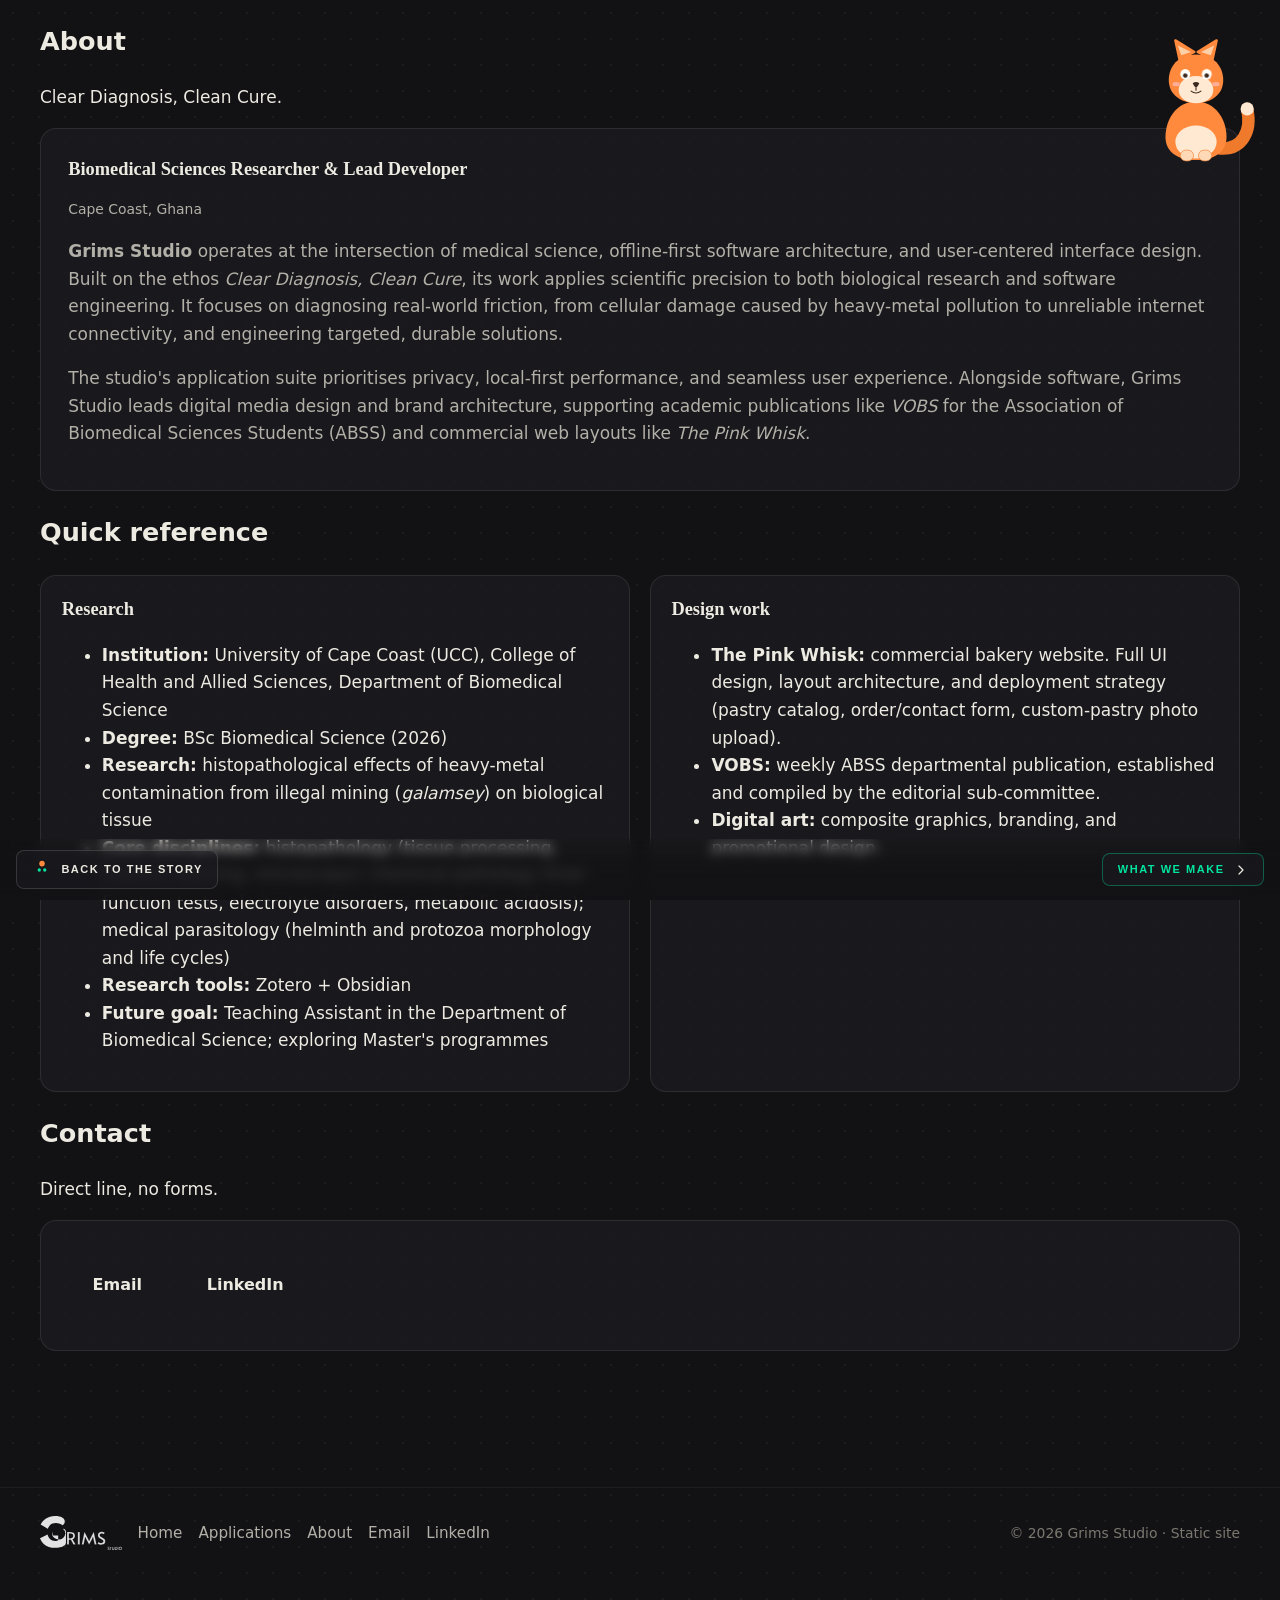
<file: docs/about.html>
<!doctype html>
<html lang="en">
<head>
  <meta charset="utf-8" />
  <meta name="viewport" content="width=device-width, initial-scale=1" />
  <title>About Jared Selasie Gallant — Grims Studio</title>
  <meta name="description" content="About Jared Selasie Gallant, Biomedical Sciences Researcher &amp; Lead Developer based in Cape Coast, Ghana: biomedical research, leadership, skills, and contact." />
  <meta property="og:title" content="About Jared Selasie Gallant — Grims Studio" />
  <meta property="og:description" content="About Jared Selasie Gallant, Biomedical Sciences Researcher &amp; Lead Developer based in Cape Coast, Ghana: biomedical research, leadership, skills, and contact." />
  <meta property="og:type" content="website" />
  <meta property="og:image" content="./og-preview.png" />
  <style>html.js-fade body{opacity:0}html.js-fade.page-ready body{opacity:1;transition:opacity .34s ease}</style>
  <script>document.documentElement.classList.add('js-fade');setTimeout(function(){document.documentElement.classList.add('page-ready')},1600);</script>
  <link rel="stylesheet" href="./style.css" />
  <link rel="stylesheet" href="./story.css" />
  <link rel="icon" href="./grims-mark.svg" type="image/svg+xml" />
  <link rel="canonical" href="https://jaredselasiegallant-sudo.github.io/Grims-studio/about.html" />
</head>
<body class="has-story-foot">
  <a class="skip-link" href="#main">Skip to content</a>

  <main id="main">

    <section class="block section-fox" aria-label="About">
      <div class="wrap">
        <div class="fox-corner"><svg class="fox fox-corner" viewBox="0 0 320 320" role="img" aria-hidden="true" focusable="false">
      <title>Kit, the Grims Studio fox</title>
      <g class="fx-tail">
        <path d="M218 280 C 272 284 296 238 284 184" fill="none" stroke="#EF7A2C" stroke-width="30" stroke-linecap="round"/>
        <circle cx="284" cy="184" r="16" fill="#FFE9D2"/>
      </g>
      <g class="fx-body">
        <path d="M160 166 C 114 166 86 208 86 252 C 86 290 118 308 160 308 C 202 308 234 290 234 252 C 234 208 206 166 160 166 Z" fill="#FF8A3D"/>
        <ellipse cx="160" cy="264" rx="50" ry="40" fill="#FFE9D2"/>
      </g>
      <g class="fx-paws">
        <rect x="122" y="284" width="32" height="26" rx="13" fill="#FFD9B5" stroke="#EF7A2C" stroke-width="1.5"/>
        <rect x="166" y="284" width="32" height="26" rx="13" fill="#FFD9B5" stroke="#EF7A2C" stroke-width="1.5"/>
      </g>
      
      <g class="fx-neck">
        <g class="fx-head">
          <g class="fx-ear fx-ear-l">
            <path d="M120 64 L110 18 L156 46 Z" fill="#FF8A3D" stroke="#FF8A3D" stroke-width="6" stroke-linejoin="round"/>
            <path d="M124 54 L116 30 L148 46 Z" fill="#FFCFA8"/>
          </g>
          <g class="fx-ear fx-ear-r">
            <path d="M200 64 L210 18 L164 46 Z" fill="#FF8A3D" stroke="#FF8A3D" stroke-width="6" stroke-linejoin="round"/>
            <path d="M196 54 L204 30 L172 46 Z" fill="#FFCFA8"/>
          </g>
          <path d="M160 52 C 116 52 94 82 94 114 C 94 150 124 170 160 170 C 196 170 226 150 226 114 C 226 82 204 52 160 52 Z" fill="#FF8A3D"/>
          <path d="M160 104 C 134 104 118 120 118 138 C 118 158 138 170 160 170 C 182 170 202 158 202 138 C 202 120 186 104 160 104 Z" fill="#FFE9D2"/>
          <g class="fx-eyes">
            <g class="fx-eye fx-eye-l">
              <ellipse cx="134" cy="100" rx="12" ry="13" fill="#FFFDF8"/>
              <circle class="fx-pupil" cx="134" cy="103" r="5.5" fill="#3A2A21"/>
              <circle cx="137" cy="96" r="2.2" fill="#FFFFFF"/>
            </g>
            <g class="fx-eye fx-eye-r">
              <ellipse cx="186" cy="100" rx="12" ry="13" fill="#FFFDF8"/>
              <circle class="fx-pupil" cx="186" cy="103" r="5.5" fill="#3A2A21"/>
              <circle cx="189" cy="96" r="2.2" fill="#FFFFFF"/>
            </g>
          </g>
          <g class="fx-squint">
            <path d="M122 100 Q134 90 146 100" fill="none" stroke="#3A2A21" stroke-width="3.5" stroke-linecap="round"/>
            <path d="M174 100 Q186 90 198 100" fill="none" stroke="#3A2A21" stroke-width="3.5" stroke-linecap="round"/>
          </g>
          <ellipse cx="112" cy="124" rx="9" ry="5" fill="#FFB3A7" opacity=".85"/>
          <ellipse cx="208" cy="124" rx="9" ry="5" fill="#FFB3A7" opacity=".85"/>
          <path d="M152 122 Q160 116 168 122 Q164 132 160 133 Q156 132 152 122 Z" fill="#3A2A21"/>
          <path d="M160 133 L160 139 M148 141 Q160 150 172 141" fill="none" stroke="#3A2A21" stroke-width="2.6" stroke-linecap="round" stroke-linejoin="round"/>
        </g>
      </g>
    </svg></div>
        <div class="section-head"><h2>About</h2><p>Clear Diagnosis, Clean Cure.</p></div>
        <div class="prose">
          <h3>Biomedical Sciences Researcher & Lead Developer</h3>
          <p class="quiet">Cape Coast, Ghana</p>
          <p><strong>Grims Studio</strong> operates at the intersection of medical science, offline-first software architecture, and user-centered interface design. Built on the ethos <em>Clear Diagnosis, Clean Cure</em>, its work applies scientific precision to both biological research and software engineering. It focuses on diagnosing real-world friction, from cellular damage caused by heavy-metal pollution to unreliable internet connectivity, and engineering targeted, durable solutions.</p>
<p>The studio's application suite prioritises privacy, local-first performance, and seamless user experience. Alongside software, Grims Studio leads digital media design and brand architecture, supporting academic publications like <em>VOBS</em> for the Association of Biomedical Sciences Students (ABSS) and commercial web layouts like <em>The Pink Whisk</em>.</p>
        </div>
      </div>
    </section>
    <section class="block" aria-label="Quick reference">
      <div class="wrap">
        <div class="section-head"><h2>Quick reference</h2></div>
        <div class="two-col">
          <div class="mini"><h3>Research</h3><ul>
<li><strong>Institution:</strong> University of Cape Coast (UCC), College of Health and Allied Sciences, Department of Biomedical Science</li>
<li><strong>Degree:</strong> BSc Biomedical Science (2026)</li>
<li><strong>Research:</strong> histopathological effects of heavy-metal contamination from illegal mining (<em>galamsey</em>) on biological tissue</li>
<li><strong>Core disciplines:</strong> histopathology (tissue processing, fixation, staining, microscopy); chemical pathology (liver function tests, electrolyte disorders, metabolic acidosis); medical parasitology (helminth and protozoa morphology and life cycles)</li>
<li><strong>Research tools:</strong> Zotero + Obsidian</li>
<li><strong>Future goal:</strong> Teaching Assistant in the Department of Biomedical Science; exploring Master's programmes</li>
</ul></div>
          <div class="mini"><h3>Design work</h3><ul>
<li><strong>The Pink Whisk:</strong> commercial bakery website. Full UI design, layout architecture, and deployment strategy (pastry catalog, order/contact form, custom-pastry photo upload).</li>
<li><strong>VOBS:</strong> weekly ABSS departmental publication, established and compiled by the editorial sub-committee.</li>
<li><strong>Digital art:</strong> composite graphics, branding, and promotional design.</li>
</ul></div>
        </div>
      </div>
    </section>
    <section class="block" id="contact" aria-label="Contact">
      <div class="wrap">
        <div class="section-head"><h2>Contact</h2><p>Direct line, no forms.</p></div>
        <div class="prose contact-box"><a class="btn btn-ghost" href="mailto:jaredselasiegallant@gmail.com">Email</a><a class="btn btn-ghost" href="https://linkedin.com/in/jared-gallant" target="_blank" rel="noopener noreferrer">LinkedIn</a></div>
      </div>
    </section>
  </main>

<div class="story-foot">
  <a class="story-foot__link" href="./index.html#q1-quiet" aria-label="Back to the story">
    <svg class="story-foot__fox" viewBox="0 0 24 24" fill="none" xmlns="http://www.w3.org/2000/svg" aria-hidden="true"><ellipse cx="12" cy="5" rx="3" ry="3.2" fill="#FF8A3D"/><path d="M10.6 5.6L8.7 3.4c-.4.4-.4 1 .1 1.4l1 1.2c.4-.3.7-.1.8.3"/><path d="M13.4 5.6L15.3 3.4c.4.4.3 1-.2 1.4l-1 1.2c-.4-.3-.7-.1-.8.3"/><circle cx="9" cy="12" r="1.8" fill="#00E5A0"/><circle cx="15" cy="12" r="1.8" fill="#00E5A0"/><path d="M10.8 13.6h2.4"/><path d="M11.6 15.2h1.2"/><path d="M12 17q-1.2 1.6-2.4 2.6"/></svg>
    <span>Back to the story</span>
  </a>
  <a class="story-foot__next" href="./applications.html" aria-label="Continue to What We Make">
    <span>What We Make</span>
    <svg viewBox="0 0 24 24" fill="none" stroke="#EDEAE2" stroke-width="1.8" stroke-linecap="round" stroke-linejoin="round" aria-hidden="true">
      <path d="M9 6l6 6-6 6"/>
    </svg>
  </a>
</div>
<footer class="footer">
    <div class="wrap footer-inner">
      <img class="footer-logo" src="./grims-logo-horizontal.svg" alt="Grims Studio" height="30" />
      <nav aria-label="Footer">
        <a href="./index.html">Home</a>
        <a href="./applications.html">Applications</a>
        <a href="./about.html">About</a>
        <a href="mailto:jaredselasiegallant@gmail.com">Email</a><a href="https://linkedin.com/in/jared-gallant" target="_blank" rel="noopener noreferrer">LinkedIn</a>
      </nav>
      <span class="quiet" style="margin-left:auto">© 2026 Grims Studio · Static site</span>
    </div>
  </footer>
  <script src="./app.js" defer></script>
  <script src="./transitions.js" defer></script>

</body>
</html>
</file>
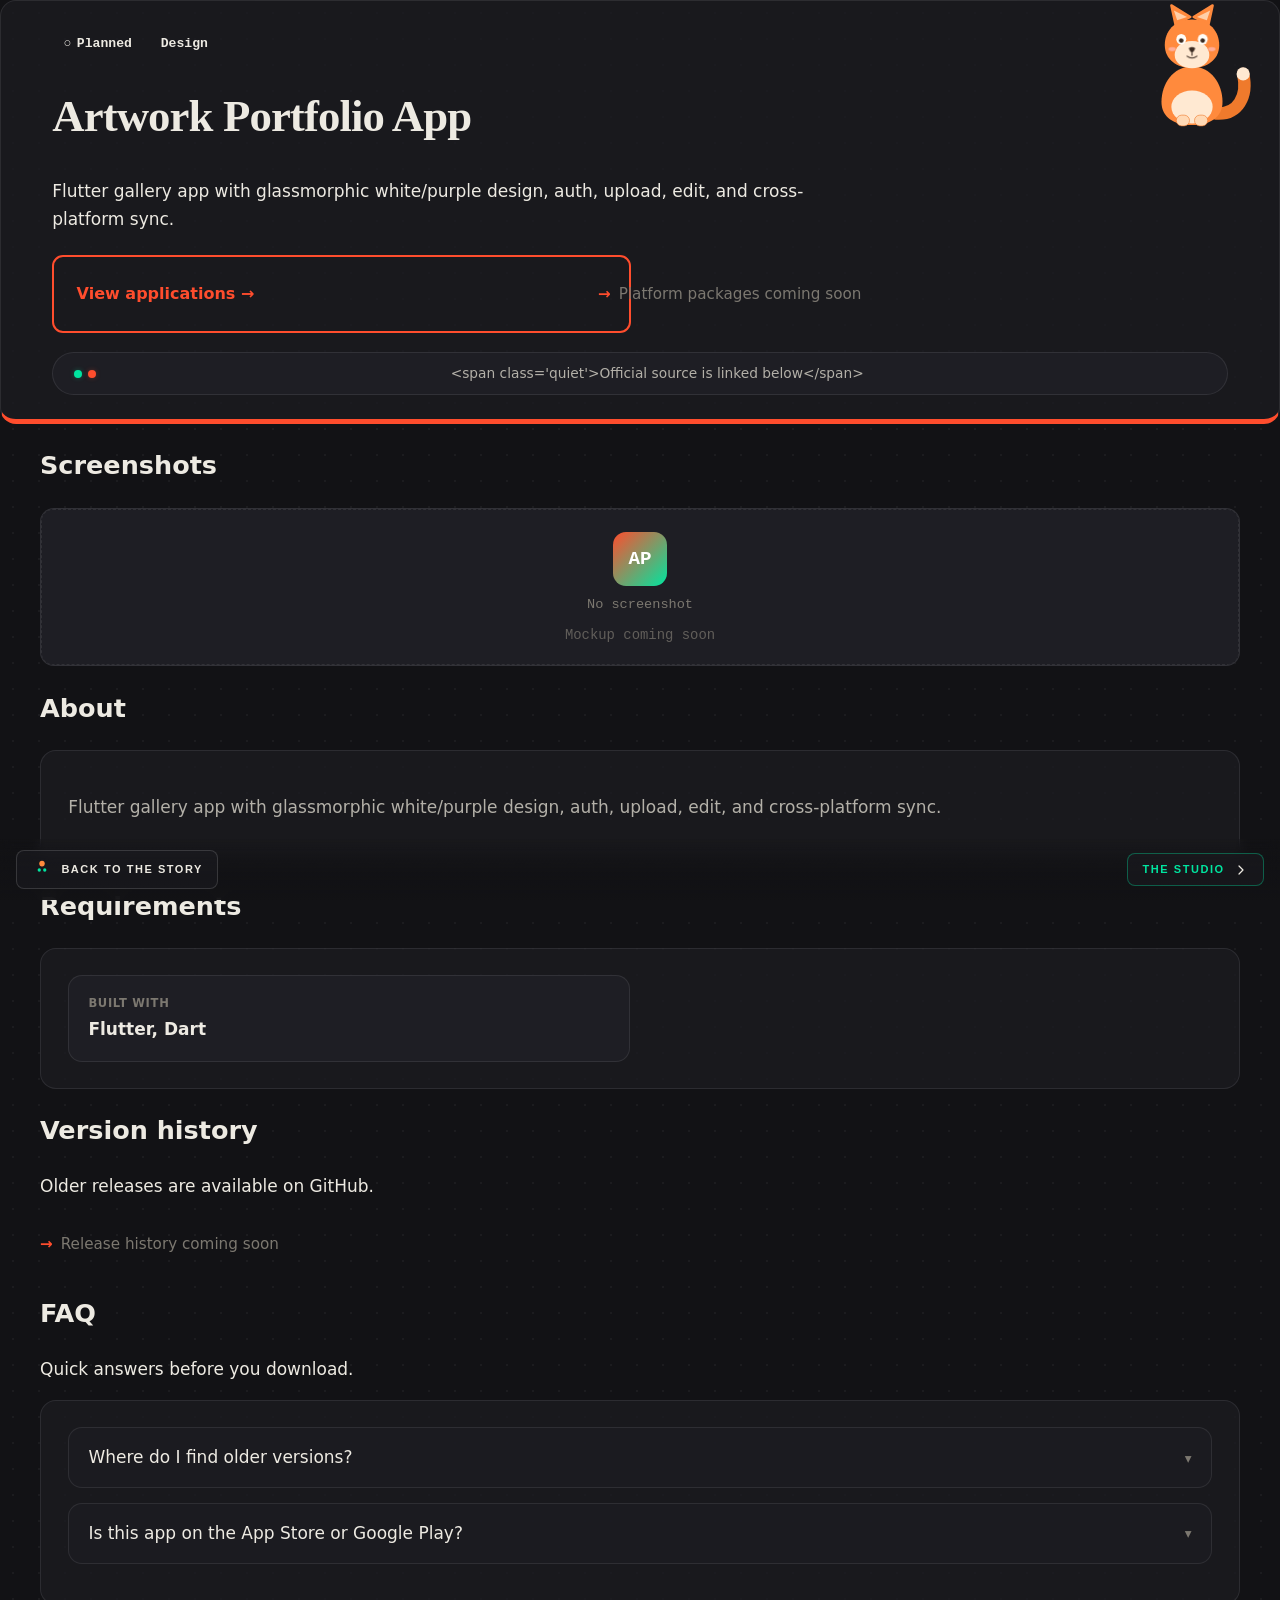
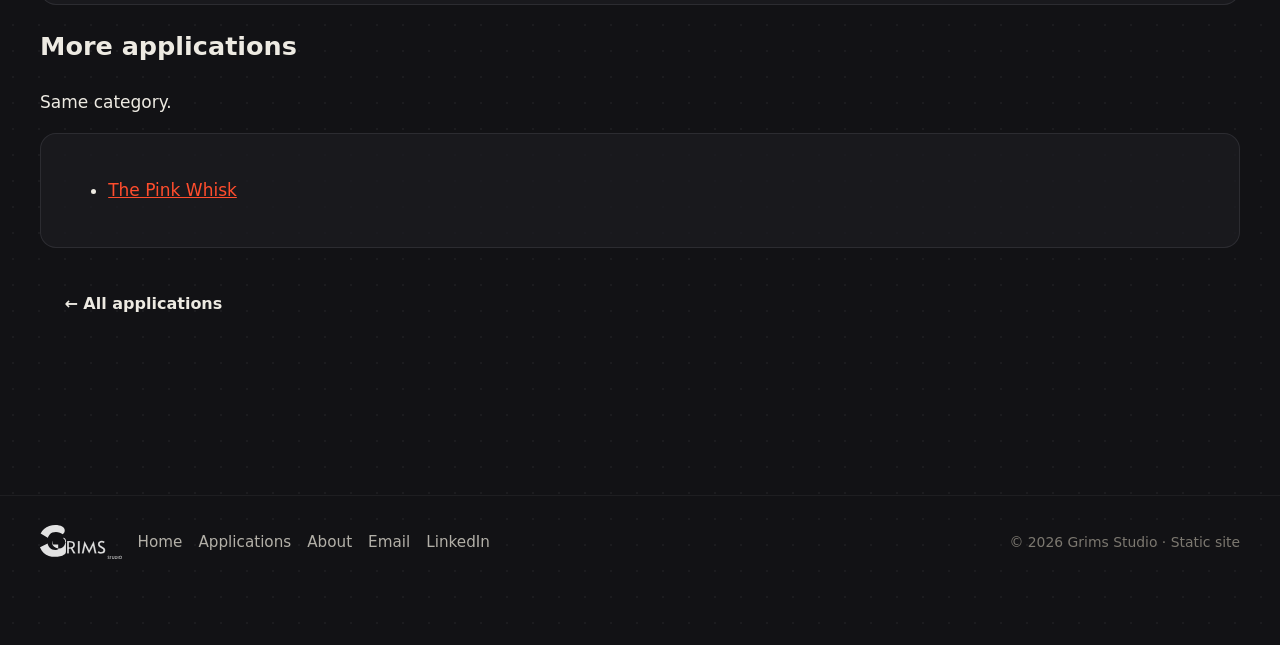
<file: docs/app-artwork-portfolio-app.html>
<!doctype html>
<html lang="en">
<head>
  <meta charset="utf-8" />
  <meta name="viewport" content="width=device-width, initial-scale=1" />
  <title>Artwork Portfolio App — Grims Studio</title>
  <meta name="description" content="Artwork Portfolio App (Planned) by Grims Studio: Flutter gallery app with glassmorphic white/purple design, auth, upload, edit, and cross-platform sync." />
  <meta property="og:title" content="Artwork Portfolio App — Grims Studio" />
  <meta property="og:description" content="Artwork Portfolio App (Planned) by Grims Studio: Flutter gallery app with glassmorphic white/purple design, auth, upload, edit, and cross-platform sync." />
  <meta property="og:type" content="website" />
  <meta property="og:image" content="./og-preview.png" />
  <style>html.js-fade body{opacity:0}html.js-fade.page-ready body{opacity:1;transition:opacity .34s ease}</style>
  <script>document.documentElement.classList.add('js-fade');setTimeout(function(){document.documentElement.classList.add('page-ready')},1600);</script>
  <link rel="stylesheet" href="./style.css" />
  <link rel="stylesheet" href="./story.css" />
  <link rel="icon" href="./grims-mark.svg" type="image/svg+xml" />
  <link rel="canonical" href="https://jaredselasiegallant-sudo.github.io/Grims-studio/app-artwork-portfolio-app.html" />
</head>
<body class="has-story-foot">
  <a class="skip-link" href="#main">Skip to content</a>

  <main id="main">

    <section class="block download-hero hero-load section-fox" aria-label="Artwork Portfolio App">
      <div class="wrap">
        <div class="fox-corner fox-in-hero"><svg class="fox fox-corner" viewBox="0 0 320 320" role="img" aria-hidden="true" focusable="false">
      <title>Kit, the Grims Studio fox</title>
      <g class="fx-tail">
        <path d="M218 280 C 272 284 296 238 284 184" fill="none" stroke="#EF7A2C" stroke-width="30" stroke-linecap="round"/>
        <circle cx="284" cy="184" r="16" fill="#FFE9D2"/>
      </g>
      <g class="fx-body">
        <path d="M160 166 C 114 166 86 208 86 252 C 86 290 118 308 160 308 C 202 308 234 290 234 252 C 234 208 206 166 160 166 Z" fill="#FF8A3D"/>
        <ellipse cx="160" cy="264" rx="50" ry="40" fill="#FFE9D2"/>
      </g>
      <g class="fx-paws">
        <rect x="122" y="284" width="32" height="26" rx="13" fill="#FFD9B5" stroke="#EF7A2C" stroke-width="1.5"/>
        <rect x="166" y="284" width="32" height="26" rx="13" fill="#FFD9B5" stroke="#EF7A2C" stroke-width="1.5"/>
      </g>
      
      <g class="fx-neck">
        <g class="fx-head">
          <g class="fx-ear fx-ear-l">
            <path d="M120 64 L110 18 L156 46 Z" fill="#FF8A3D" stroke="#FF8A3D" stroke-width="6" stroke-linejoin="round"/>
            <path d="M124 54 L116 30 L148 46 Z" fill="#FFCFA8"/>
          </g>
          <g class="fx-ear fx-ear-r">
            <path d="M200 64 L210 18 L164 46 Z" fill="#FF8A3D" stroke="#FF8A3D" stroke-width="6" stroke-linejoin="round"/>
            <path d="M196 54 L204 30 L172 46 Z" fill="#FFCFA8"/>
          </g>
          <path d="M160 52 C 116 52 94 82 94 114 C 94 150 124 170 160 170 C 196 170 226 150 226 114 C 226 82 204 52 160 52 Z" fill="#FF8A3D"/>
          <path d="M160 104 C 134 104 118 120 118 138 C 118 158 138 170 160 170 C 182 170 202 158 202 138 C 202 120 186 104 160 104 Z" fill="#FFE9D2"/>
          <g class="fx-eyes">
            <g class="fx-eye fx-eye-l">
              <ellipse cx="134" cy="100" rx="12" ry="13" fill="#FFFDF8"/>
              <circle class="fx-pupil" cx="134" cy="103" r="5.5" fill="#3A2A21"/>
              <circle cx="137" cy="96" r="2.2" fill="#FFFFFF"/>
            </g>
            <g class="fx-eye fx-eye-r">
              <ellipse cx="186" cy="100" rx="12" ry="13" fill="#FFFDF8"/>
              <circle class="fx-pupil" cx="186" cy="103" r="5.5" fill="#3A2A21"/>
              <circle cx="189" cy="96" r="2.2" fill="#FFFFFF"/>
            </g>
          </g>
          <g class="fx-squint">
            <path d="M122 100 Q134 90 146 100" fill="none" stroke="#3A2A21" stroke-width="3.5" stroke-linecap="round"/>
            <path d="M174 100 Q186 90 198 100" fill="none" stroke="#3A2A21" stroke-width="3.5" stroke-linecap="round"/>
          </g>
          <ellipse cx="112" cy="124" rx="9" ry="5" fill="#FFB3A7" opacity=".85"/>
          <ellipse cx="208" cy="124" rx="9" ry="5" fill="#FFB3A7" opacity=".85"/>
          <path d="M152 122 Q160 116 168 122 Q164 132 160 133 Q156 132 152 122 Z" fill="#3A2A21"/>
          <path d="M160 133 L160 139 M148 141 Q160 150 172 141" fill="none" stroke="#3A2A21" stroke-width="2.6" stroke-linecap="round" stroke-linejoin="round"/>
        </g>
      </g>
    </svg></div>
        <div class="download-hero-top">
          <div class="card-badges"><span class="badge status"><span aria-hidden="true">○</span> Planned</span><span class="badge cat">Design</span></div>
          <h1 class="page-title">Artwork Portfolio App</h1>
          <p class="lede">Flutter gallery app with glassmorphic white/purple design, auth, upload, edit, and cross-platform sync.</p>
        </div>
        <div class="download-hero-actions">
          <div class="primary-wrap"><a class="btn btn-primary" href="./applications.html">View applications →</a></div>
          <div class="plat-wrap"><p class="coming-soon">Platform packages coming soon</p></div>
          
        </div>
        <div class="trust-bar"><span class="trust-dots" aria-hidden="true"></span><span class="trust-text">&lt;span class=&#x27;quiet&#x27;&gt;Official source is linked below&lt;/span&gt;</span></div>
      </div>
    </section>

    <section class="block" aria-label="Screenshots">
      <div class="wrap">
        <div class="section-head"><h2>Screenshots</h2></div>
        <div class="shot-frame"><div class="shot-placeholder" role="img" aria-label="Screenshot placeholder for Artwork Portfolio App"><div class="shot-lett" aria-hidden="true">AP</div><p>No screenshot</p><p class="quiet">Mockup coming soon</p></div></div>
      </div>
    </section>

    <section class="block" aria-label="Description">
      <div class="wrap">
        <div class="section-head"><h2>About</h2></div>
        <div class="prose">
          <p>Flutter gallery app with glassmorphic white/purple design, auth, upload, edit, and cross-platform sync.</p>
        </div>
      </div>
    </section>

    <section class="block" aria-label="Requirements">
      <div class="wrap">
        <div class="section-head"><h2>Requirements</h2></div>
        <div class="prose">
          <div class="spec-grid"><div class='spec'><dt>Built with</dt><dd>Flutter, Dart</dd></div></div>
        </div>
      </div>
    </section>

    <section class="block" aria-label="Version history">
      <div class="wrap">
        <div class="section-head"><h2>Version history</h2><p>Older releases are available on GitHub.</p></div>
        <p class="coming-soon">Release history coming soon</p>
      </div>
    </section>

    <section class="block" aria-label="FAQ">
      <div class="wrap">
        <div class="section-head"><h2>FAQ</h2><p>Quick answers before you download.</p></div>
        <div class="prose"><ul class="faq-list"><li><details class='faq-item'><summary>Where do I find older versions?</summary><p>No older releases have been published yet.</p></details></li><li><details class='faq-item'><summary>Is this app on the App Store or Google Play?</summary><p>Not distributed through a public app store. The official build is linked in the download area.</p></details></li></ul></div>
      </div>
    </section>

    
    <section class="block" aria-label="More applications">
      <div class="wrap">
        <div class="section-head"><h2>More applications</h2><p>Same category.</p></div>
        <div class="prose"><ul><li><a href="./app-the-pink-whisk.html">The Pink Whisk</a></li></ul></div>
      </div>
    </section>

    <section class="block" aria-label="Back to catalog">
      <div class="wrap">
        <p><a class="btn btn-ghost" href="./applications.html">← All applications</a></p>
      </div>
    </section>
    
  </main>

<div class="story-foot">
  <a class="story-foot__link" href="./index.html#q1-quiet" aria-label="Back to the story">
    <svg class="story-foot__fox" viewBox="0 0 24 24" fill="none" xmlns="http://www.w3.org/2000/svg" aria-hidden="true"><ellipse cx="12" cy="5" rx="3" ry="3.2" fill="#FF8A3D"/><path d="M10.6 5.6L8.7 3.4c-.4.4-.4 1 .1 1.4l1 1.2c.4-.3.7-.1.8.3"/><path d="M13.4 5.6L15.3 3.4c.4.4.3 1-.2 1.4l-1 1.2c-.4-.3-.7-.1-.8.3"/><circle cx="9" cy="12" r="1.8" fill="#00E5A0"/><circle cx="15" cy="12" r="1.8" fill="#00E5A0"/><path d="M10.8 13.6h2.4"/><path d="M11.6 15.2h1.2"/><path d="M12 17q-1.2 1.6-2.4 2.6"/></svg>
    <span>Back to the story</span>
  </a>
  <a class="story-foot__next" href="./studio.html" aria-label="Continue to The Studio">
    <span>The Studio</span>
    <svg viewBox="0 0 24 24" fill="none" stroke="#EDEAE2" stroke-width="1.8" stroke-linecap="round" stroke-linejoin="round" aria-hidden="true">
      <path d="M9 6l6 6-6 6"/>
    </svg>
  </a>
</div>
<footer class="footer">
    <div class="wrap footer-inner">
      <img class="footer-logo" src="./grims-logo-horizontal.svg" alt="Grims Studio" height="30" />
      <nav aria-label="Footer">
        <a href="./index.html">Home</a>
        <a href="./applications.html">Applications</a>
        <a href="./about.html">About</a>
        <a href="mailto:jaredselasiegallant@gmail.com">Email</a><a href="https://linkedin.com/in/jared-gallant" target="_blank" rel="noopener noreferrer">LinkedIn</a>
      </nav>
      <span class="quiet" style="margin-left:auto">© 2026 Grims Studio · Static site</span>
    </div>
  </footer>
  <script src="./transitions.js" defer></script>

</body>
</html>
</file>
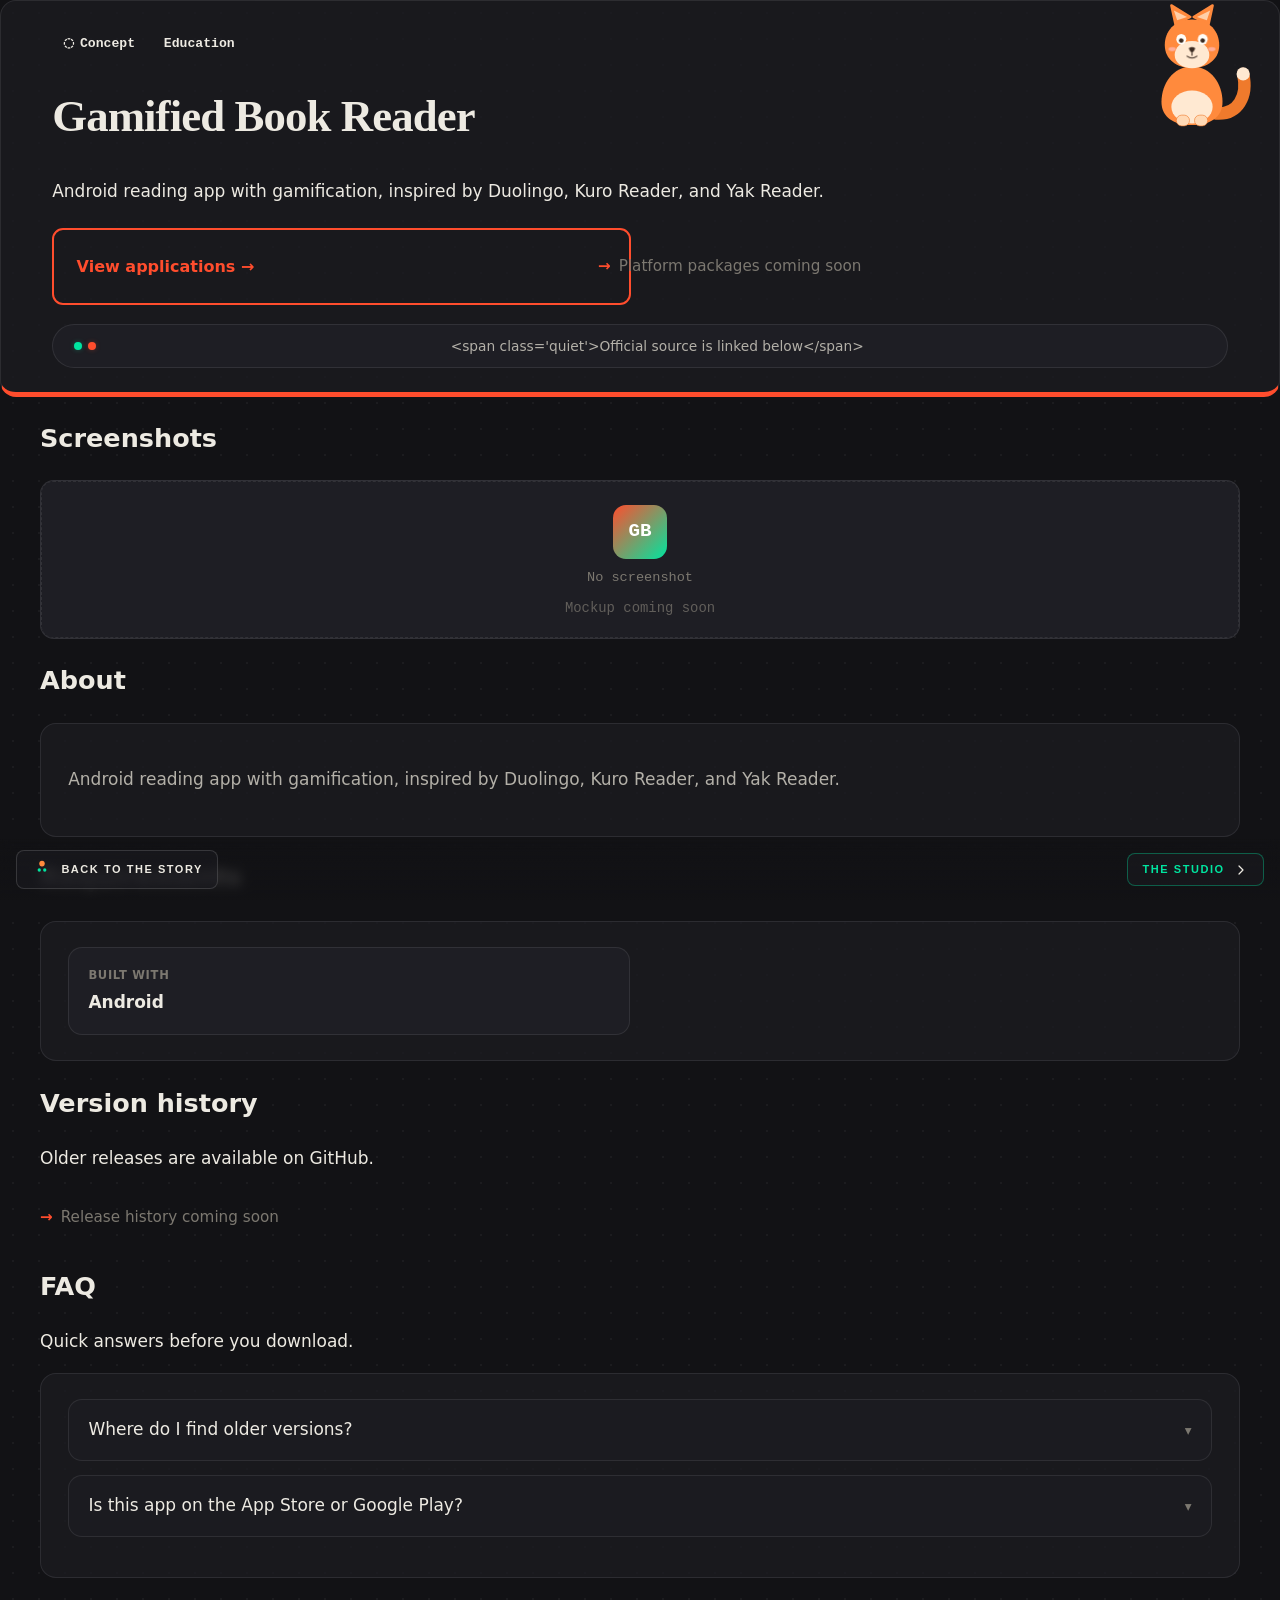
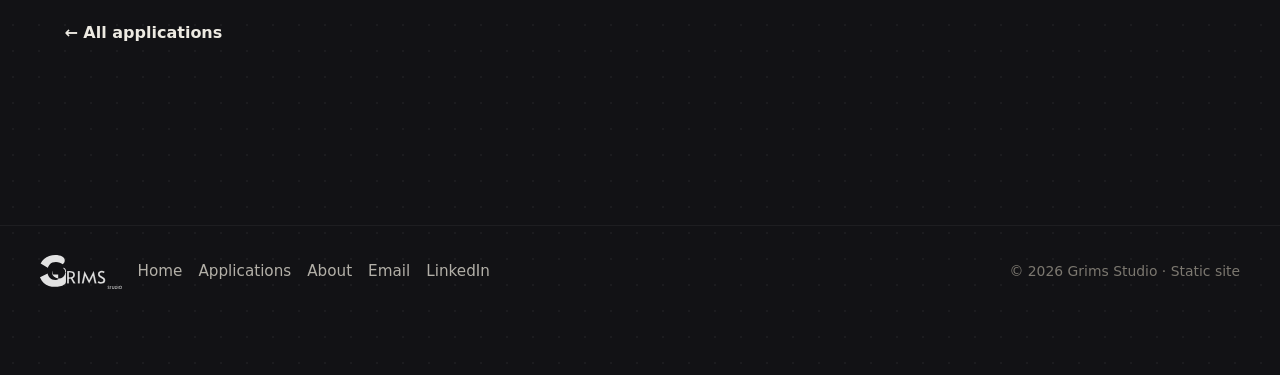
<file: docs/app-gamified-book-reader.html>
<!doctype html>
<html lang="en">
<head>
  <meta charset="utf-8" />
  <meta name="viewport" content="width=device-width, initial-scale=1" />
  <title>Gamified Book Reader — Grims Studio</title>
  <meta name="description" content="Gamified Book Reader (Concept) by Grims Studio: Android reading app with gamification, inspired by Duolingo, Kuro Reader, and Yak Reader." />
  <meta property="og:title" content="Gamified Book Reader — Grims Studio" />
  <meta property="og:description" content="Gamified Book Reader (Concept) by Grims Studio: Android reading app with gamification, inspired by Duolingo, Kuro Reader, and Yak Reader." />
  <meta property="og:type" content="website" />
  <meta property="og:image" content="./og-preview.png" />
  <style>html.js-fade body{opacity:0}html.js-fade.page-ready body{opacity:1;transition:opacity .34s ease}</style>
  <script>document.documentElement.classList.add('js-fade');setTimeout(function(){document.documentElement.classList.add('page-ready')},1600);</script>
  <link rel="stylesheet" href="./style.css" />
  <link rel="stylesheet" href="./story.css" />
  <link rel="icon" href="./grims-mark.svg" type="image/svg+xml" />
  <link rel="canonical" href="https://jaredselasiegallant-sudo.github.io/Grims-studio/app-gamified-book-reader.html" />
</head>
<body class="has-story-foot">
  <a class="skip-link" href="#main">Skip to content</a>

  <main id="main">

    <section class="block download-hero hero-load section-fox" aria-label="Gamified Book Reader">
      <div class="wrap">
        <div class="fox-corner fox-in-hero"><svg class="fox fox-corner" viewBox="0 0 320 320" role="img" aria-hidden="true" focusable="false">
      <title>Kit, the Grims Studio fox</title>
      <g class="fx-tail">
        <path d="M218 280 C 272 284 296 238 284 184" fill="none" stroke="#EF7A2C" stroke-width="30" stroke-linecap="round"/>
        <circle cx="284" cy="184" r="16" fill="#FFE9D2"/>
      </g>
      <g class="fx-body">
        <path d="M160 166 C 114 166 86 208 86 252 C 86 290 118 308 160 308 C 202 308 234 290 234 252 C 234 208 206 166 160 166 Z" fill="#FF8A3D"/>
        <ellipse cx="160" cy="264" rx="50" ry="40" fill="#FFE9D2"/>
      </g>
      <g class="fx-paws">
        <rect x="122" y="284" width="32" height="26" rx="13" fill="#FFD9B5" stroke="#EF7A2C" stroke-width="1.5"/>
        <rect x="166" y="284" width="32" height="26" rx="13" fill="#FFD9B5" stroke="#EF7A2C" stroke-width="1.5"/>
      </g>
      
      <g class="fx-neck">
        <g class="fx-head">
          <g class="fx-ear fx-ear-l">
            <path d="M120 64 L110 18 L156 46 Z" fill="#FF8A3D" stroke="#FF8A3D" stroke-width="6" stroke-linejoin="round"/>
            <path d="M124 54 L116 30 L148 46 Z" fill="#FFCFA8"/>
          </g>
          <g class="fx-ear fx-ear-r">
            <path d="M200 64 L210 18 L164 46 Z" fill="#FF8A3D" stroke="#FF8A3D" stroke-width="6" stroke-linejoin="round"/>
            <path d="M196 54 L204 30 L172 46 Z" fill="#FFCFA8"/>
          </g>
          <path d="M160 52 C 116 52 94 82 94 114 C 94 150 124 170 160 170 C 196 170 226 150 226 114 C 226 82 204 52 160 52 Z" fill="#FF8A3D"/>
          <path d="M160 104 C 134 104 118 120 118 138 C 118 158 138 170 160 170 C 182 170 202 158 202 138 C 202 120 186 104 160 104 Z" fill="#FFE9D2"/>
          <g class="fx-eyes">
            <g class="fx-eye fx-eye-l">
              <ellipse cx="134" cy="100" rx="12" ry="13" fill="#FFFDF8"/>
              <circle class="fx-pupil" cx="134" cy="103" r="5.5" fill="#3A2A21"/>
              <circle cx="137" cy="96" r="2.2" fill="#FFFFFF"/>
            </g>
            <g class="fx-eye fx-eye-r">
              <ellipse cx="186" cy="100" rx="12" ry="13" fill="#FFFDF8"/>
              <circle class="fx-pupil" cx="186" cy="103" r="5.5" fill="#3A2A21"/>
              <circle cx="189" cy="96" r="2.2" fill="#FFFFFF"/>
            </g>
          </g>
          <g class="fx-squint">
            <path d="M122 100 Q134 90 146 100" fill="none" stroke="#3A2A21" stroke-width="3.5" stroke-linecap="round"/>
            <path d="M174 100 Q186 90 198 100" fill="none" stroke="#3A2A21" stroke-width="3.5" stroke-linecap="round"/>
          </g>
          <ellipse cx="112" cy="124" rx="9" ry="5" fill="#FFB3A7" opacity=".85"/>
          <ellipse cx="208" cy="124" rx="9" ry="5" fill="#FFB3A7" opacity=".85"/>
          <path d="M152 122 Q160 116 168 122 Q164 132 160 133 Q156 132 152 122 Z" fill="#3A2A21"/>
          <path d="M160 133 L160 139 M148 141 Q160 150 172 141" fill="none" stroke="#3A2A21" stroke-width="2.6" stroke-linecap="round" stroke-linejoin="round"/>
        </g>
      </g>
    </svg></div>
        <div class="download-hero-top">
          <div class="card-badges"><span class="badge status"><span aria-hidden="true">◌</span> Concept</span><span class="badge cat">Education</span></div>
          <h1 class="page-title">Gamified Book Reader</h1>
          <p class="lede">Android reading app with gamification, inspired by Duolingo, Kuro Reader, and Yak Reader.</p>
        </div>
        <div class="download-hero-actions">
          <div class="primary-wrap"><a class="btn btn-primary" href="./applications.html">View applications →</a></div>
          <div class="plat-wrap"><p class="coming-soon">Platform packages coming soon</p></div>
          
        </div>
        <div class="trust-bar"><span class="trust-dots" aria-hidden="true"></span><span class="trust-text">&lt;span class=&#x27;quiet&#x27;&gt;Official source is linked below&lt;/span&gt;</span></div>
      </div>
    </section>

    <section class="block" aria-label="Screenshots">
      <div class="wrap">
        <div class="section-head"><h2>Screenshots</h2></div>
        <div class="shot-frame"><div class="shot-placeholder" role="img" aria-label="Screenshot placeholder for Gamified Book Reader"><div class="shot-lett" aria-hidden="true">GB</div><p>No screenshot</p><p class="quiet">Mockup coming soon</p></div></div>
      </div>
    </section>

    <section class="block" aria-label="Description">
      <div class="wrap">
        <div class="section-head"><h2>About</h2></div>
        <div class="prose">
          <p>Android reading app with gamification, inspired by Duolingo, Kuro Reader, and Yak Reader.</p>
        </div>
      </div>
    </section>

    <section class="block" aria-label="Requirements">
      <div class="wrap">
        <div class="section-head"><h2>Requirements</h2></div>
        <div class="prose">
          <div class="spec-grid"><div class='spec'><dt>Built with</dt><dd>Android</dd></div></div>
        </div>
      </div>
    </section>

    <section class="block" aria-label="Version history">
      <div class="wrap">
        <div class="section-head"><h2>Version history</h2><p>Older releases are available on GitHub.</p></div>
        <p class="coming-soon">Release history coming soon</p>
      </div>
    </section>

    <section class="block" aria-label="FAQ">
      <div class="wrap">
        <div class="section-head"><h2>FAQ</h2><p>Quick answers before you download.</p></div>
        <div class="prose"><ul class="faq-list"><li><details class='faq-item'><summary>Where do I find older versions?</summary><p>No older releases have been published yet.</p></details></li><li><details class='faq-item'><summary>Is this app on the App Store or Google Play?</summary><p>Not distributed through a public app store. The official build is linked in the download area.</p></details></li></ul></div>
      </div>
    </section>

    

    <section class="block" aria-label="Back to catalog">
      <div class="wrap">
        <p><a class="btn btn-ghost" href="./applications.html">← All applications</a></p>
      </div>
    </section>
    
  </main>

<div class="story-foot">
  <a class="story-foot__link" href="./index.html#q1-quiet" aria-label="Back to the story">
    <svg class="story-foot__fox" viewBox="0 0 24 24" fill="none" xmlns="http://www.w3.org/2000/svg" aria-hidden="true"><ellipse cx="12" cy="5" rx="3" ry="3.2" fill="#FF8A3D"/><path d="M10.6 5.6L8.7 3.4c-.4.4-.4 1 .1 1.4l1 1.2c.4-.3.7-.1.8.3"/><path d="M13.4 5.6L15.3 3.4c.4.4.3 1-.2 1.4l-1 1.2c-.4-.3-.7-.1-.8.3"/><circle cx="9" cy="12" r="1.8" fill="#00E5A0"/><circle cx="15" cy="12" r="1.8" fill="#00E5A0"/><path d="M10.8 13.6h2.4"/><path d="M11.6 15.2h1.2"/><path d="M12 17q-1.2 1.6-2.4 2.6"/></svg>
    <span>Back to the story</span>
  </a>
  <a class="story-foot__next" href="./studio.html" aria-label="Continue to The Studio">
    <span>The Studio</span>
    <svg viewBox="0 0 24 24" fill="none" stroke="#EDEAE2" stroke-width="1.8" stroke-linecap="round" stroke-linejoin="round" aria-hidden="true">
      <path d="M9 6l6 6-6 6"/>
    </svg>
  </a>
</div>
<footer class="footer">
    <div class="wrap footer-inner">
      <img class="footer-logo" src="./grims-logo-horizontal.svg" alt="Grims Studio" height="30" />
      <nav aria-label="Footer">
        <a href="./index.html">Home</a>
        <a href="./applications.html">Applications</a>
        <a href="./about.html">About</a>
        <a href="mailto:jaredselasiegallant@gmail.com">Email</a><a href="https://linkedin.com/in/jared-gallant" target="_blank" rel="noopener noreferrer">LinkedIn</a>
      </nav>
      <span class="quiet" style="margin-left:auto">© 2026 Grims Studio · Static site</span>
    </div>
  </footer>
  <script src="./transitions.js" defer></script>

</body>
</html>
</file>
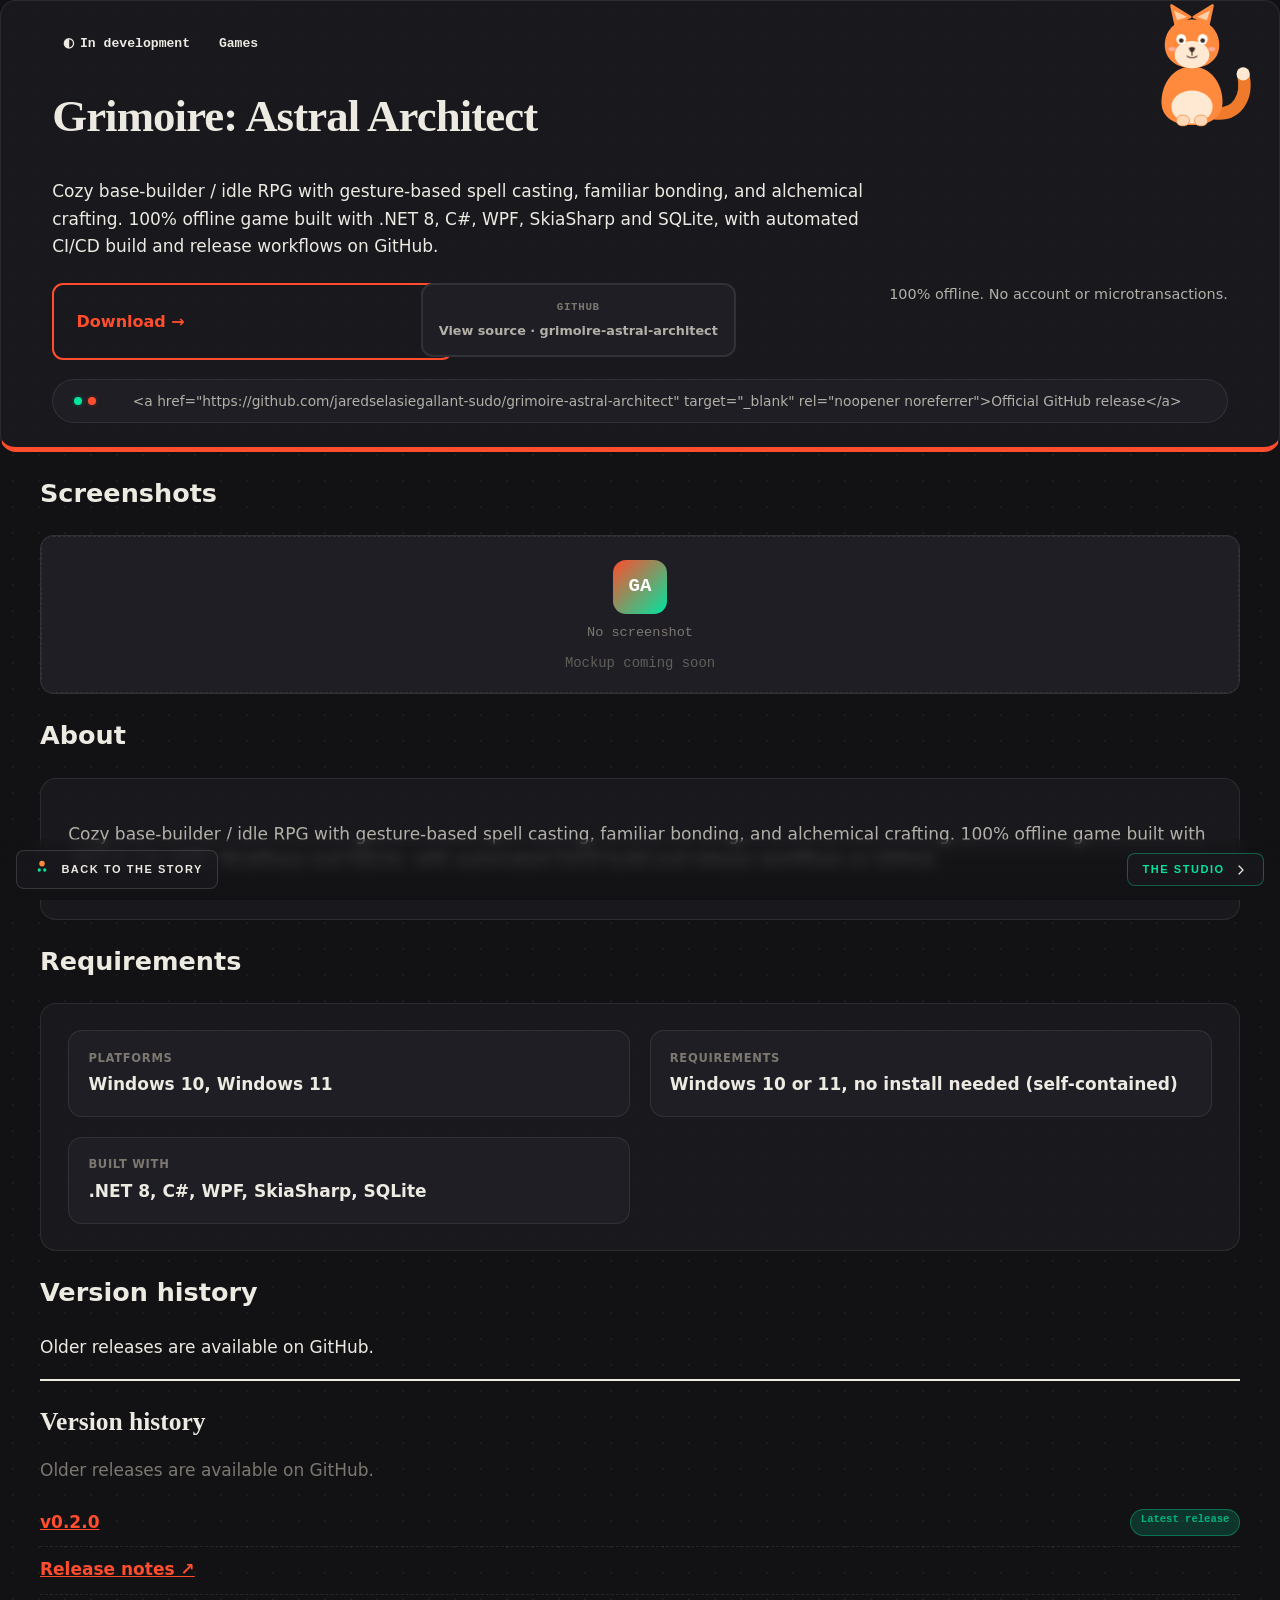
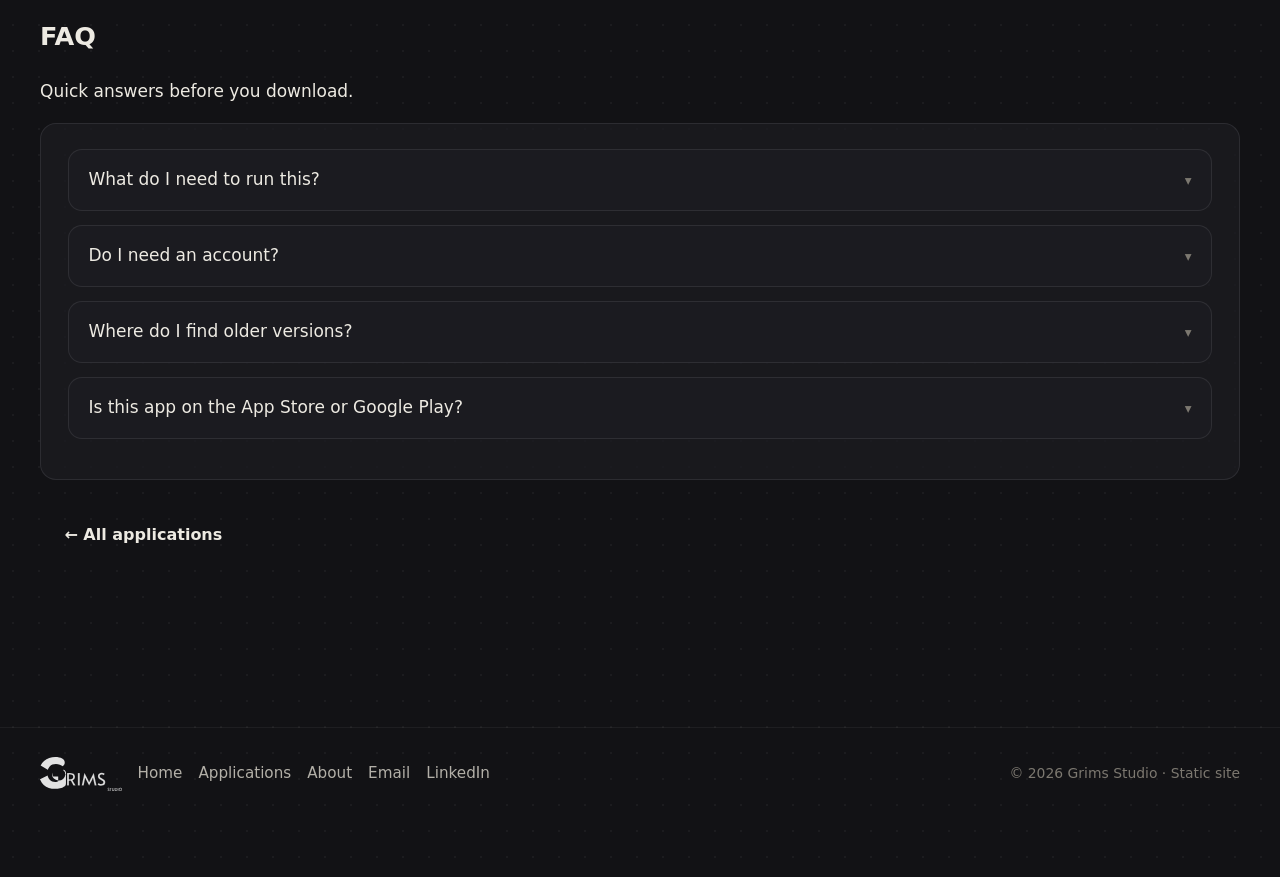
<file: docs/app-grimoire-astral-architect.html>
<!doctype html>
<html lang="en">
<head>
  <meta charset="utf-8" />
  <meta name="viewport" content="width=device-width, initial-scale=1" />
  <title>Grimoire: Astral Architect — Grims Studio</title>
  <meta name="description" content="Grimoire: Astral Architect (In development) by Grims Studio: Cozy base-builder / idle RPG with gesture-based spell casting, familiar bonding, and alchemical crafting. 100% offline game built with .NET " />
  <meta property="og:title" content="Grimoire: Astral Architect — Grims Studio" />
  <meta property="og:description" content="Grimoire: Astral Architect (In development) by Grims Studio: Cozy base-builder / idle RPG with gesture-based spell casting, familiar bonding, and alchemical crafting. 100% offline game built with .NET " />
  <meta property="og:type" content="website" />
  <meta property="og:image" content="./og-preview.png" />
  <style>html.js-fade body{opacity:0}html.js-fade.page-ready body{opacity:1;transition:opacity .34s ease}</style>
  <script>document.documentElement.classList.add('js-fade');setTimeout(function(){document.documentElement.classList.add('page-ready')},1600);</script>
  <link rel="stylesheet" href="./style.css" />
  <link rel="stylesheet" href="./story.css" />
  <link rel="icon" href="./grims-mark.svg" type="image/svg+xml" />
  <link rel="canonical" href="https://jaredselasiegallant-sudo.github.io/Grims-studio/app-grimoire-astral-architect.html" />
</head>
<body class="has-story-foot">
  <a class="skip-link" href="#main">Skip to content</a>

  <main id="main">

    <section class="block download-hero hero-load section-fox" aria-label="Grimoire: Astral Architect">
      <div class="wrap">
        <div class="fox-corner fox-in-hero"><svg class="fox fox-corner" viewBox="0 0 320 320" role="img" aria-hidden="true" focusable="false">
      <title>Kit, the Grims Studio fox</title>
      <g class="fx-tail">
        <path d="M218 280 C 272 284 296 238 284 184" fill="none" stroke="#EF7A2C" stroke-width="30" stroke-linecap="round"/>
        <circle cx="284" cy="184" r="16" fill="#FFE9D2"/>
      </g>
      <g class="fx-body">
        <path d="M160 166 C 114 166 86 208 86 252 C 86 290 118 308 160 308 C 202 308 234 290 234 252 C 234 208 206 166 160 166 Z" fill="#FF8A3D"/>
        <ellipse cx="160" cy="264" rx="50" ry="40" fill="#FFE9D2"/>
      </g>
      <g class="fx-paws">
        <rect x="122" y="284" width="32" height="26" rx="13" fill="#FFD9B5" stroke="#EF7A2C" stroke-width="1.5"/>
        <rect x="166" y="284" width="32" height="26" rx="13" fill="#FFD9B5" stroke="#EF7A2C" stroke-width="1.5"/>
      </g>
      
      <g class="fx-neck">
        <g class="fx-head">
          <g class="fx-ear fx-ear-l">
            <path d="M120 64 L110 18 L156 46 Z" fill="#FF8A3D" stroke="#FF8A3D" stroke-width="6" stroke-linejoin="round"/>
            <path d="M124 54 L116 30 L148 46 Z" fill="#FFCFA8"/>
          </g>
          <g class="fx-ear fx-ear-r">
            <path d="M200 64 L210 18 L164 46 Z" fill="#FF8A3D" stroke="#FF8A3D" stroke-width="6" stroke-linejoin="round"/>
            <path d="M196 54 L204 30 L172 46 Z" fill="#FFCFA8"/>
          </g>
          <path d="M160 52 C 116 52 94 82 94 114 C 94 150 124 170 160 170 C 196 170 226 150 226 114 C 226 82 204 52 160 52 Z" fill="#FF8A3D"/>
          <path d="M160 104 C 134 104 118 120 118 138 C 118 158 138 170 160 170 C 182 170 202 158 202 138 C 202 120 186 104 160 104 Z" fill="#FFE9D2"/>
          <g class="fx-eyes">
            <g class="fx-eye fx-eye-l">
              <ellipse cx="134" cy="100" rx="12" ry="13" fill="#FFFDF8"/>
              <circle class="fx-pupil" cx="134" cy="103" r="5.5" fill="#3A2A21"/>
              <circle cx="137" cy="96" r="2.2" fill="#FFFFFF"/>
            </g>
            <g class="fx-eye fx-eye-r">
              <ellipse cx="186" cy="100" rx="12" ry="13" fill="#FFFDF8"/>
              <circle class="fx-pupil" cx="186" cy="103" r="5.5" fill="#3A2A21"/>
              <circle cx="189" cy="96" r="2.2" fill="#FFFFFF"/>
            </g>
          </g>
          <g class="fx-squint">
            <path d="M122 100 Q134 90 146 100" fill="none" stroke="#3A2A21" stroke-width="3.5" stroke-linecap="round"/>
            <path d="M174 100 Q186 90 198 100" fill="none" stroke="#3A2A21" stroke-width="3.5" stroke-linecap="round"/>
          </g>
          <ellipse cx="112" cy="124" rx="9" ry="5" fill="#FFB3A7" opacity=".85"/>
          <ellipse cx="208" cy="124" rx="9" ry="5" fill="#FFB3A7" opacity=".85"/>
          <path d="M152 122 Q160 116 168 122 Q164 132 160 133 Q156 132 152 122 Z" fill="#3A2A21"/>
          <path d="M160 133 L160 139 M148 141 Q160 150 172 141" fill="none" stroke="#3A2A21" stroke-width="2.6" stroke-linecap="round" stroke-linejoin="round"/>
        </g>
      </g>
    </svg></div>
        <div class="download-hero-top">
          <div class="card-badges"><span class="badge status"><span aria-hidden="true">◐</span> In development</span><span class="badge cat">Games</span></div>
          <h1 class="page-title">Grimoire: Astral Architect</h1>
          <p class="lede">Cozy base-builder / idle RPG with gesture-based spell casting, familiar bonding, and alchemical crafting. 100% offline game built with .NET 8, C#, WPF, SkiaSharp and SQLite, with automated CI/CD build and release workflows on GitHub.</p>
        </div>
        <div class="download-hero-actions">
          <div class="primary-wrap"><a class="btn btn-primary" href="https://github.com/jaredselasiegallant-sudo/grimoire-astral-architect/releases/download/v0.2.0/Grimoire-Astral-Architect-win-x64.zip" rel="noopener noreferrer">Download →</a></div>
          <div class="plat-wrap"><div class="plat-row"><a class="plat" href="https://github.com/jaredselasiegallant-sudo/grimoire-astral-architect" target="_blank" rel="noopener noreferrer"><span class="plat-cap">GitHub</span><span class="plat-desc">View source · grimoire-astral-architect</span></a></div></div>
          <div class="privacy-note">100% offline. No account or microtransactions.</div>
        </div>
        <div class="trust-bar"><span class="trust-dots" aria-hidden="true"></span><span class="trust-text">&lt;a href=&quot;https://github.com/jaredselasiegallant-sudo/grimoire-astral-architect&quot; target=&quot;_blank&quot; rel=&quot;noopener noreferrer&quot;&gt;Official GitHub release&lt;/a&gt;</span></div>
      </div>
    </section>

    <section class="block" aria-label="Screenshots">
      <div class="wrap">
        <div class="section-head"><h2>Screenshots</h2></div>
        <div class="shot-frame"><div class="shot-placeholder" role="img" aria-label="Screenshot placeholder for Grimoire: Astral Architect"><div class="shot-lett" aria-hidden="true">GA</div><p>No screenshot</p><p class="quiet">Mockup coming soon</p></div></div>
      </div>
    </section>

    <section class="block" aria-label="Description">
      <div class="wrap">
        <div class="section-head"><h2>About</h2></div>
        <div class="prose">
          <p>Cozy base-builder / idle RPG with gesture-based spell casting, familiar bonding, and alchemical crafting. 100% offline game built with .NET 8, C#, WPF, SkiaSharp and SQLite, with automated CI/CD build and release workflows on GitHub.</p>
        </div>
      </div>
    </section>

    <section class="block" aria-label="Requirements">
      <div class="wrap">
        <div class="section-head"><h2>Requirements</h2></div>
        <div class="prose">
          <div class="spec-grid"><div class='spec'><dt>Platforms</dt><dd>Windows 10, Windows 11</dd></div><div class='spec'><dt>Requirements</dt><dd>Windows 10 or 11, no install needed (self-contained)</dd></div><div class='spec'><dt>Built with</dt><dd>.NET 8, C#, WPF, SkiaSharp, SQLite</dd></div></div>
        </div>
      </div>
    </section>

    <section class="block" aria-label="Version history">
      <div class="wrap">
        <div class="section-head"><h2>Version history</h2><p>Older releases are available on GitHub.</p></div>
        <div class="vh"><div class="section-head"><h2>Version history</h2><p>Older releases are available on GitHub.</p></div><ul><li><a href='https://github.com/jaredselasiegallant-sudo/grimoire-astral-architect/releases/download/v0.2.0/Grimoire-Astral-Architect-win-x64.zip' rel='noopener noreferrer'>v0.2.0</a><span class='vh-tag'>Latest release</span></li><li><a href='https://github.com/jaredselasiegallant-sudo/grimoire-astral-architect/releases' target='_blank' rel='noopener noreferrer'>Release notes ↗</a></li></ul></div>
      </div>
    </section>

    <section class="block" aria-label="FAQ">
      <div class="wrap">
        <div class="section-head"><h2>FAQ</h2><p>Quick answers before you download.</p></div>
        <div class="prose"><ul class="faq-list"><li><details class='faq-item'><summary>What do I need to run this?</summary><p>Windows 10, Windows 11</p></details></li><li><details class='faq-item'><summary>Do I need an account?</summary><p>No account is required.</p></details></li><li><details class='faq-item'><summary>Where do I find older versions?</summary><p>Older releases are published on GitHub.</p></details></li><li><details class='faq-item'><summary>Is this app on the App Store or Google Play?</summary><p>Not distributed through a public app store. The official build is linked in the download area.</p></details></li></ul></div>
      </div>
    </section>

    

    <section class="block" aria-label="Back to catalog">
      <div class="wrap">
        <p><a class="btn btn-ghost" href="./applications.html">← All applications</a></p>
      </div>
    </section>
    
  </main>

<div class="story-foot">
  <a class="story-foot__link" href="./index.html#q1-quiet" aria-label="Back to the story">
    <svg class="story-foot__fox" viewBox="0 0 24 24" fill="none" xmlns="http://www.w3.org/2000/svg" aria-hidden="true"><ellipse cx="12" cy="5" rx="3" ry="3.2" fill="#FF8A3D"/><path d="M10.6 5.6L8.7 3.4c-.4.4-.4 1 .1 1.4l1 1.2c.4-.3.7-.1.8.3"/><path d="M13.4 5.6L15.3 3.4c.4.4.3 1-.2 1.4l-1 1.2c-.4-.3-.7-.1-.8.3"/><circle cx="9" cy="12" r="1.8" fill="#00E5A0"/><circle cx="15" cy="12" r="1.8" fill="#00E5A0"/><path d="M10.8 13.6h2.4"/><path d="M11.6 15.2h1.2"/><path d="M12 17q-1.2 1.6-2.4 2.6"/></svg>
    <span>Back to the story</span>
  </a>
  <a class="story-foot__next" href="./studio.html" aria-label="Continue to The Studio">
    <span>The Studio</span>
    <svg viewBox="0 0 24 24" fill="none" stroke="#EDEAE2" stroke-width="1.8" stroke-linecap="round" stroke-linejoin="round" aria-hidden="true">
      <path d="M9 6l6 6-6 6"/>
    </svg>
  </a>
</div>
<footer class="footer">
    <div class="wrap footer-inner">
      <img class="footer-logo" src="./grims-logo-horizontal.svg" alt="Grims Studio" height="30" />
      <nav aria-label="Footer">
        <a href="./index.html">Home</a>
        <a href="./applications.html">Applications</a>
        <a href="./about.html">About</a>
        <a href="mailto:jaredselasiegallant@gmail.com">Email</a><a href="https://linkedin.com/in/jared-gallant" target="_blank" rel="noopener noreferrer">LinkedIn</a>
      </nav>
      <span class="quiet" style="margin-left:auto">© 2026 Grims Studio · Static site</span>
    </div>
  </footer>
  <script src="./transitions.js" defer></script>

</body>
</html>
</file>
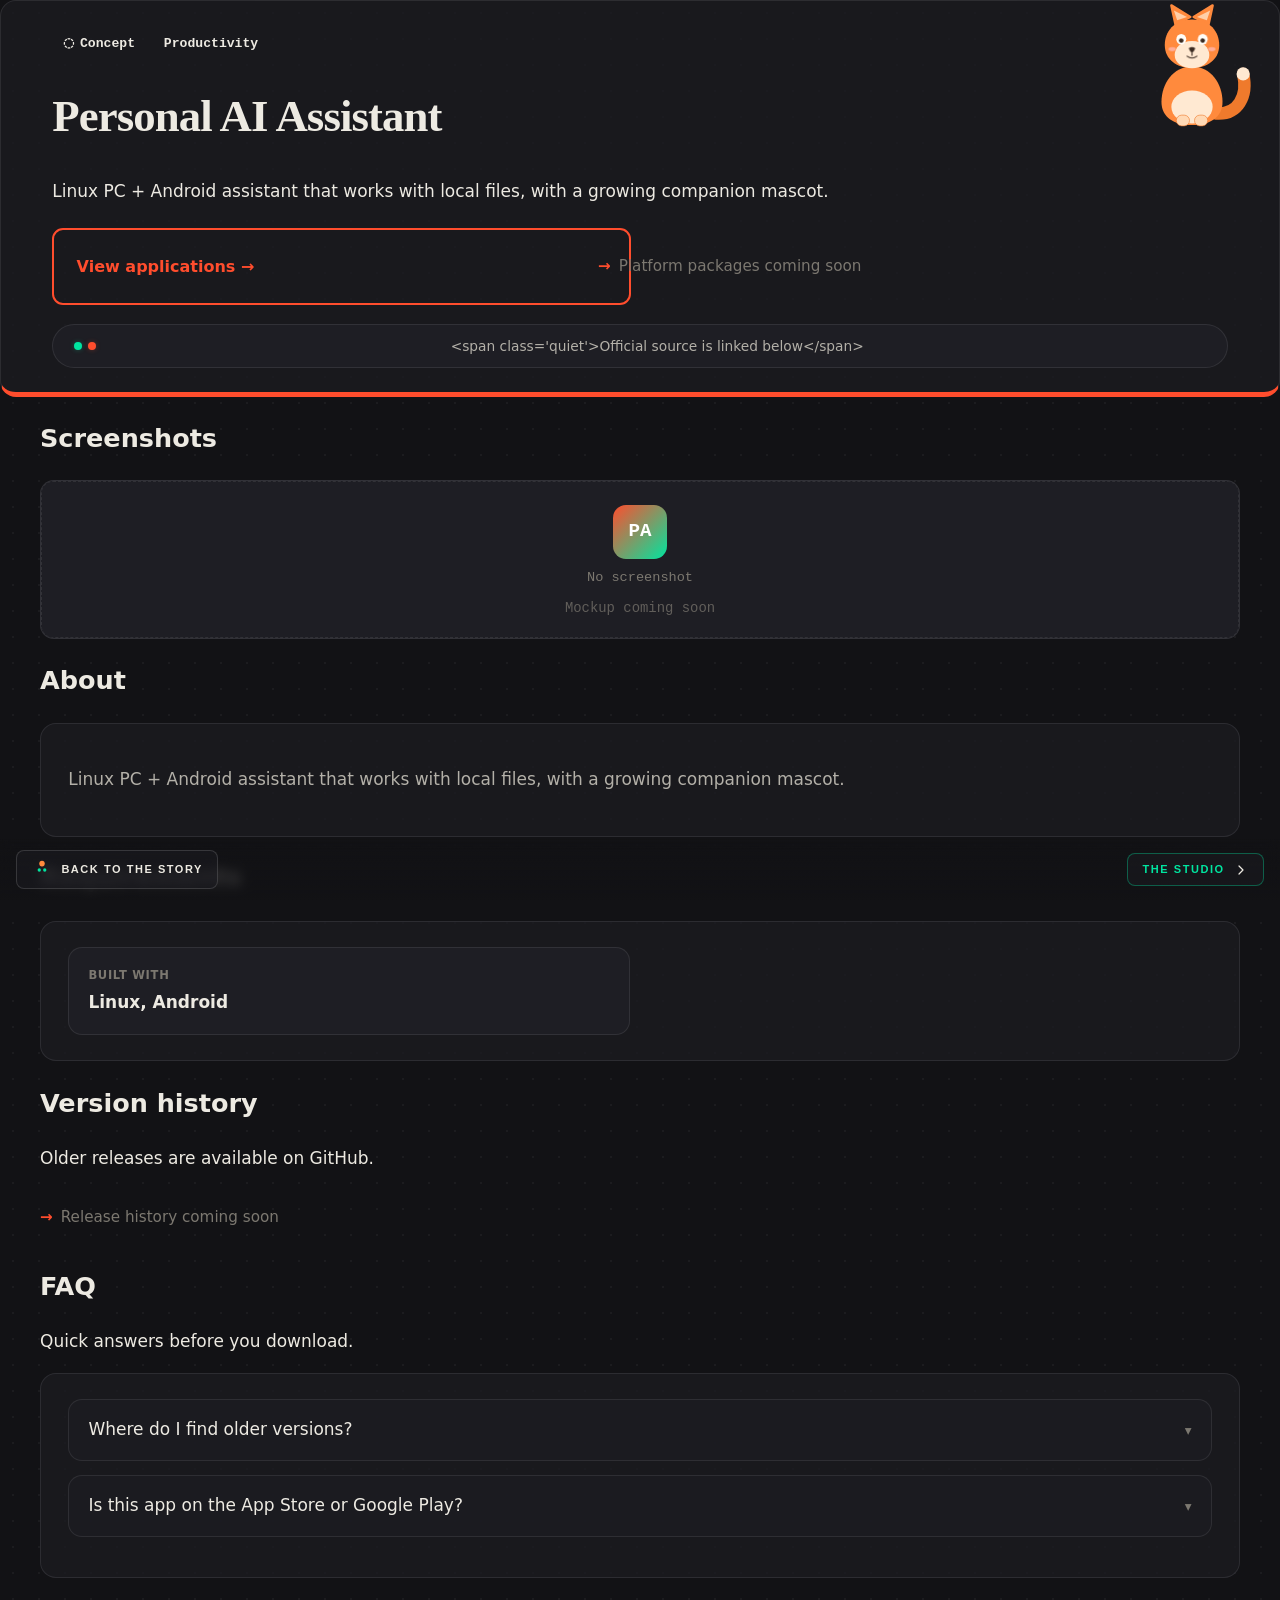
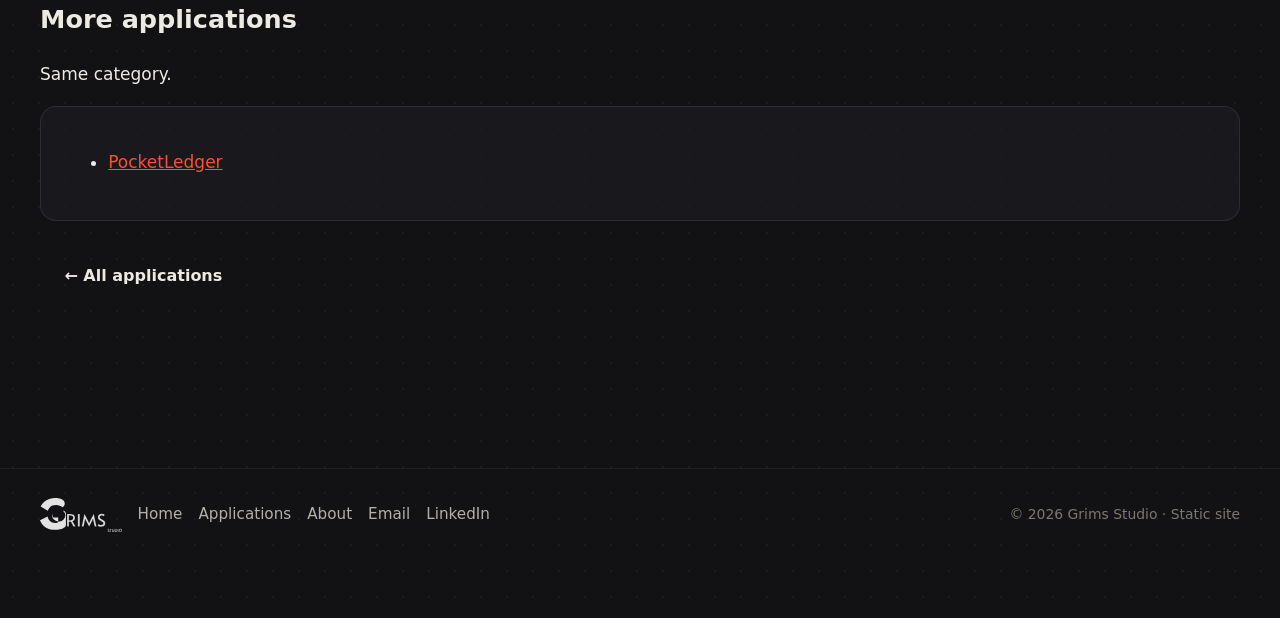
<file: docs/app-personal-ai-assistant.html>
<!doctype html>
<html lang="en">
<head>
  <meta charset="utf-8" />
  <meta name="viewport" content="width=device-width, initial-scale=1" />
  <title>Personal AI Assistant — Grims Studio</title>
  <meta name="description" content="Personal AI Assistant (Concept) by Grims Studio: Linux PC + Android assistant that works with local files, with a growing companion mascot." />
  <meta property="og:title" content="Personal AI Assistant — Grims Studio" />
  <meta property="og:description" content="Personal AI Assistant (Concept) by Grims Studio: Linux PC + Android assistant that works with local files, with a growing companion mascot." />
  <meta property="og:type" content="website" />
  <meta property="og:image" content="./og-preview.png" />
  <style>html.js-fade body{opacity:0}html.js-fade.page-ready body{opacity:1;transition:opacity .34s ease}</style>
  <script>document.documentElement.classList.add('js-fade');setTimeout(function(){document.documentElement.classList.add('page-ready')},1600);</script>
  <link rel="stylesheet" href="./style.css" />
  <link rel="stylesheet" href="./story.css" />
  <link rel="icon" href="./grims-mark.svg" type="image/svg+xml" />
  <link rel="canonical" href="https://jaredselasiegallant-sudo.github.io/Grims-studio/app-personal-ai-assistant.html" />
</head>
<body class="has-story-foot">
  <a class="skip-link" href="#main">Skip to content</a>

  <main id="main">

    <section class="block download-hero hero-load section-fox" aria-label="Personal AI Assistant">
      <div class="wrap">
        <div class="fox-corner fox-in-hero"><svg class="fox fox-corner" viewBox="0 0 320 320" role="img" aria-hidden="true" focusable="false">
      <title>Kit, the Grims Studio fox</title>
      <g class="fx-tail">
        <path d="M218 280 C 272 284 296 238 284 184" fill="none" stroke="#EF7A2C" stroke-width="30" stroke-linecap="round"/>
        <circle cx="284" cy="184" r="16" fill="#FFE9D2"/>
      </g>
      <g class="fx-body">
        <path d="M160 166 C 114 166 86 208 86 252 C 86 290 118 308 160 308 C 202 308 234 290 234 252 C 234 208 206 166 160 166 Z" fill="#FF8A3D"/>
        <ellipse cx="160" cy="264" rx="50" ry="40" fill="#FFE9D2"/>
      </g>
      <g class="fx-paws">
        <rect x="122" y="284" width="32" height="26" rx="13" fill="#FFD9B5" stroke="#EF7A2C" stroke-width="1.5"/>
        <rect x="166" y="284" width="32" height="26" rx="13" fill="#FFD9B5" stroke="#EF7A2C" stroke-width="1.5"/>
      </g>
      
      <g class="fx-neck">
        <g class="fx-head">
          <g class="fx-ear fx-ear-l">
            <path d="M120 64 L110 18 L156 46 Z" fill="#FF8A3D" stroke="#FF8A3D" stroke-width="6" stroke-linejoin="round"/>
            <path d="M124 54 L116 30 L148 46 Z" fill="#FFCFA8"/>
          </g>
          <g class="fx-ear fx-ear-r">
            <path d="M200 64 L210 18 L164 46 Z" fill="#FF8A3D" stroke="#FF8A3D" stroke-width="6" stroke-linejoin="round"/>
            <path d="M196 54 L204 30 L172 46 Z" fill="#FFCFA8"/>
          </g>
          <path d="M160 52 C 116 52 94 82 94 114 C 94 150 124 170 160 170 C 196 170 226 150 226 114 C 226 82 204 52 160 52 Z" fill="#FF8A3D"/>
          <path d="M160 104 C 134 104 118 120 118 138 C 118 158 138 170 160 170 C 182 170 202 158 202 138 C 202 120 186 104 160 104 Z" fill="#FFE9D2"/>
          <g class="fx-eyes">
            <g class="fx-eye fx-eye-l">
              <ellipse cx="134" cy="100" rx="12" ry="13" fill="#FFFDF8"/>
              <circle class="fx-pupil" cx="134" cy="103" r="5.5" fill="#3A2A21"/>
              <circle cx="137" cy="96" r="2.2" fill="#FFFFFF"/>
            </g>
            <g class="fx-eye fx-eye-r">
              <ellipse cx="186" cy="100" rx="12" ry="13" fill="#FFFDF8"/>
              <circle class="fx-pupil" cx="186" cy="103" r="5.5" fill="#3A2A21"/>
              <circle cx="189" cy="96" r="2.2" fill="#FFFFFF"/>
            </g>
          </g>
          <g class="fx-squint">
            <path d="M122 100 Q134 90 146 100" fill="none" stroke="#3A2A21" stroke-width="3.5" stroke-linecap="round"/>
            <path d="M174 100 Q186 90 198 100" fill="none" stroke="#3A2A21" stroke-width="3.5" stroke-linecap="round"/>
          </g>
          <ellipse cx="112" cy="124" rx="9" ry="5" fill="#FFB3A7" opacity=".85"/>
          <ellipse cx="208" cy="124" rx="9" ry="5" fill="#FFB3A7" opacity=".85"/>
          <path d="M152 122 Q160 116 168 122 Q164 132 160 133 Q156 132 152 122 Z" fill="#3A2A21"/>
          <path d="M160 133 L160 139 M148 141 Q160 150 172 141" fill="none" stroke="#3A2A21" stroke-width="2.6" stroke-linecap="round" stroke-linejoin="round"/>
        </g>
      </g>
    </svg></div>
        <div class="download-hero-top">
          <div class="card-badges"><span class="badge status"><span aria-hidden="true">◌</span> Concept</span><span class="badge cat">Productivity</span></div>
          <h1 class="page-title">Personal AI Assistant</h1>
          <p class="lede">Linux PC + Android assistant that works with local files, with a growing companion mascot.</p>
        </div>
        <div class="download-hero-actions">
          <div class="primary-wrap"><a class="btn btn-primary" href="./applications.html">View applications →</a></div>
          <div class="plat-wrap"><p class="coming-soon">Platform packages coming soon</p></div>
          
        </div>
        <div class="trust-bar"><span class="trust-dots" aria-hidden="true"></span><span class="trust-text">&lt;span class=&#x27;quiet&#x27;&gt;Official source is linked below&lt;/span&gt;</span></div>
      </div>
    </section>

    <section class="block" aria-label="Screenshots">
      <div class="wrap">
        <div class="section-head"><h2>Screenshots</h2></div>
        <div class="shot-frame"><div class="shot-placeholder" role="img" aria-label="Screenshot placeholder for Personal AI Assistant"><div class="shot-lett" aria-hidden="true">PA</div><p>No screenshot</p><p class="quiet">Mockup coming soon</p></div></div>
      </div>
    </section>

    <section class="block" aria-label="Description">
      <div class="wrap">
        <div class="section-head"><h2>About</h2></div>
        <div class="prose">
          <p>Linux PC + Android assistant that works with local files, with a growing companion mascot.</p>
        </div>
      </div>
    </section>

    <section class="block" aria-label="Requirements">
      <div class="wrap">
        <div class="section-head"><h2>Requirements</h2></div>
        <div class="prose">
          <div class="spec-grid"><div class='spec'><dt>Built with</dt><dd>Linux, Android</dd></div></div>
        </div>
      </div>
    </section>

    <section class="block" aria-label="Version history">
      <div class="wrap">
        <div class="section-head"><h2>Version history</h2><p>Older releases are available on GitHub.</p></div>
        <p class="coming-soon">Release history coming soon</p>
      </div>
    </section>

    <section class="block" aria-label="FAQ">
      <div class="wrap">
        <div class="section-head"><h2>FAQ</h2><p>Quick answers before you download.</p></div>
        <div class="prose"><ul class="faq-list"><li><details class='faq-item'><summary>Where do I find older versions?</summary><p>No older releases have been published yet.</p></details></li><li><details class='faq-item'><summary>Is this app on the App Store or Google Play?</summary><p>Not distributed through a public app store. The official build is linked in the download area.</p></details></li></ul></div>
      </div>
    </section>

    
    <section class="block" aria-label="More applications">
      <div class="wrap">
        <div class="section-head"><h2>More applications</h2><p>Same category.</p></div>
        <div class="prose"><ul><li><a href="./app-pocketledger.html">PocketLedger</a></li></ul></div>
      </div>
    </section>

    <section class="block" aria-label="Back to catalog">
      <div class="wrap">
        <p><a class="btn btn-ghost" href="./applications.html">← All applications</a></p>
      </div>
    </section>
    
  </main>

<div class="story-foot">
  <a class="story-foot__link" href="./index.html#q1-quiet" aria-label="Back to the story">
    <svg class="story-foot__fox" viewBox="0 0 24 24" fill="none" xmlns="http://www.w3.org/2000/svg" aria-hidden="true"><ellipse cx="12" cy="5" rx="3" ry="3.2" fill="#FF8A3D"/><path d="M10.6 5.6L8.7 3.4c-.4.4-.4 1 .1 1.4l1 1.2c.4-.3.7-.1.8.3"/><path d="M13.4 5.6L15.3 3.4c.4.4.3 1-.2 1.4l-1 1.2c-.4-.3-.7-.1-.8.3"/><circle cx="9" cy="12" r="1.8" fill="#00E5A0"/><circle cx="15" cy="12" r="1.8" fill="#00E5A0"/><path d="M10.8 13.6h2.4"/><path d="M11.6 15.2h1.2"/><path d="M12 17q-1.2 1.6-2.4 2.6"/></svg>
    <span>Back to the story</span>
  </a>
  <a class="story-foot__next" href="./studio.html" aria-label="Continue to The Studio">
    <span>The Studio</span>
    <svg viewBox="0 0 24 24" fill="none" stroke="#EDEAE2" stroke-width="1.8" stroke-linecap="round" stroke-linejoin="round" aria-hidden="true">
      <path d="M9 6l6 6-6 6"/>
    </svg>
  </a>
</div>
<footer class="footer">
    <div class="wrap footer-inner">
      <img class="footer-logo" src="./grims-logo-horizontal.svg" alt="Grims Studio" height="30" />
      <nav aria-label="Footer">
        <a href="./index.html">Home</a>
        <a href="./applications.html">Applications</a>
        <a href="./about.html">About</a>
        <a href="mailto:jaredselasiegallant@gmail.com">Email</a><a href="https://linkedin.com/in/jared-gallant" target="_blank" rel="noopener noreferrer">LinkedIn</a>
      </nav>
      <span class="quiet" style="margin-left:auto">© 2026 Grims Studio · Static site</span>
    </div>
  </footer>
  <script src="./transitions.js" defer></script>

</body>
</html>
</file>
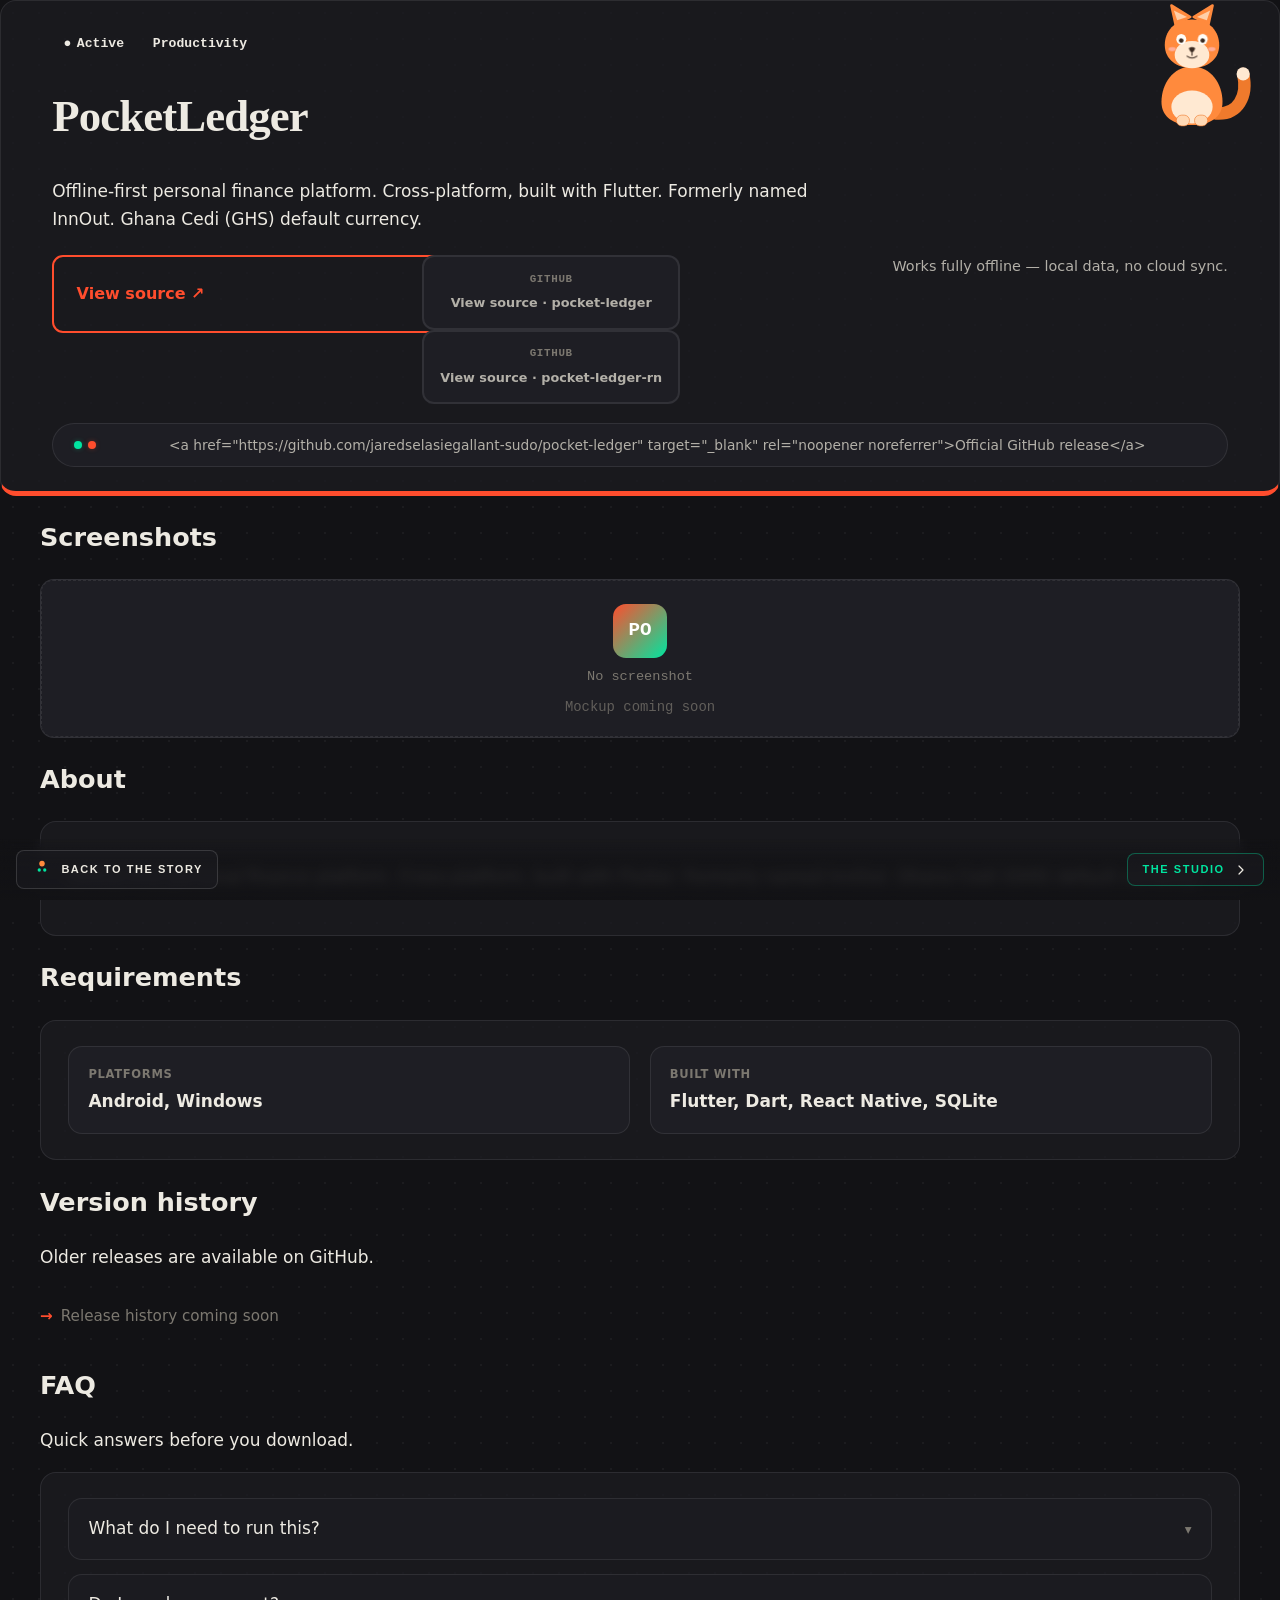
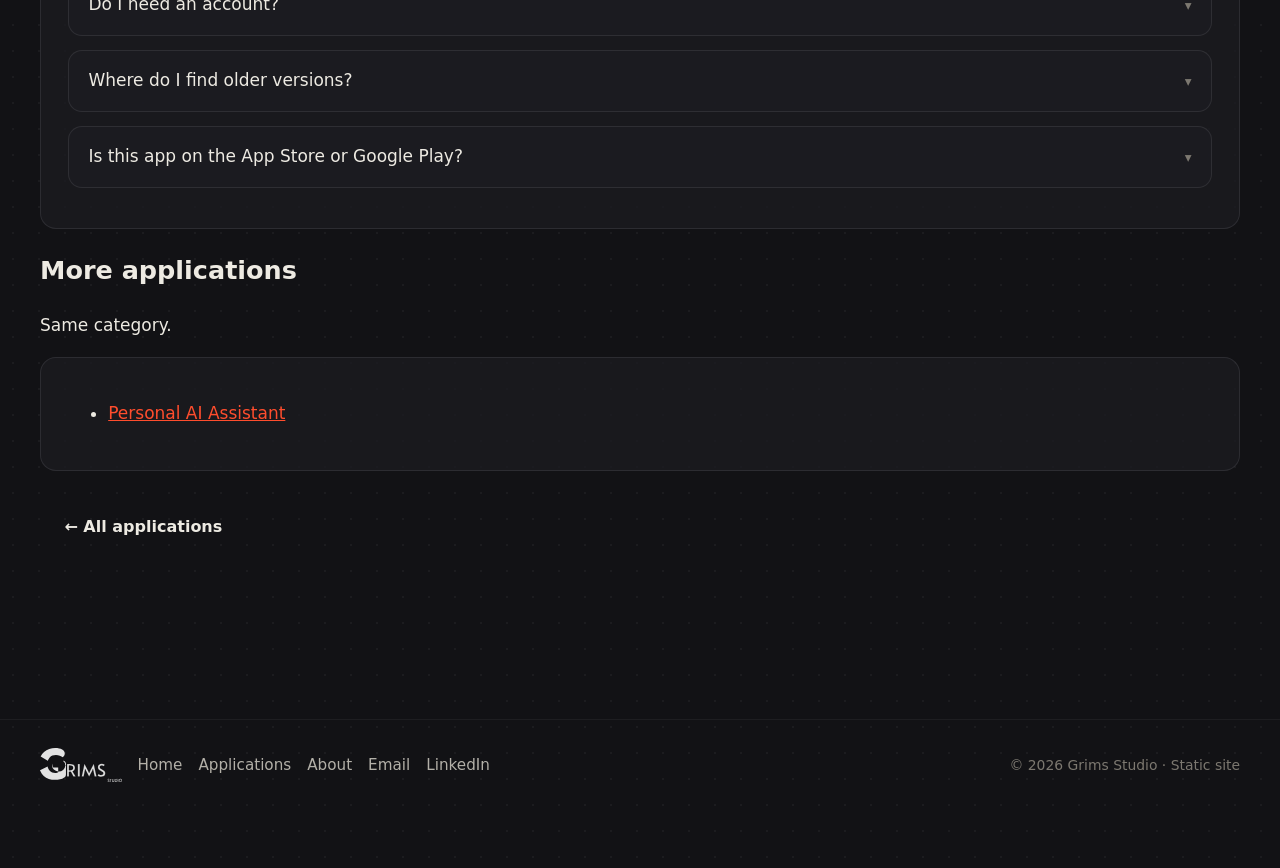
<file: docs/app-pocketledger.html>
<!doctype html>
<html lang="en">
<head>
  <meta charset="utf-8" />
  <meta name="viewport" content="width=device-width, initial-scale=1" />
  <title>PocketLedger — Grims Studio</title>
  <meta name="description" content="PocketLedger (Active) by Grims Studio: Offline-first personal finance platform. Cross-platform, built with Flutter. Formerly named InnOut. Ghana Cedi (GHS) default currency." />
  <meta property="og:title" content="PocketLedger — Grims Studio" />
  <meta property="og:description" content="PocketLedger (Active) by Grims Studio: Offline-first personal finance platform. Cross-platform, built with Flutter. Formerly named InnOut. Ghana Cedi (GHS) default currency." />
  <meta property="og:type" content="website" />
  <meta property="og:image" content="./og-preview.png" />
  <style>html.js-fade body{opacity:0}html.js-fade.page-ready body{opacity:1;transition:opacity .34s ease}</style>
  <script>document.documentElement.classList.add('js-fade');setTimeout(function(){document.documentElement.classList.add('page-ready')},1600);</script>
  <link rel="stylesheet" href="./style.css" />
  <link rel="stylesheet" href="./story.css" />
  <link rel="icon" href="./grims-mark.svg" type="image/svg+xml" />
  <link rel="canonical" href="https://jaredselasiegallant-sudo.github.io/Grims-studio/app-pocketledger.html" />
</head>
<body class="has-story-foot">
  <a class="skip-link" href="#main">Skip to content</a>

  <main id="main">

    <section class="block download-hero hero-load section-fox" aria-label="PocketLedger">
      <div class="wrap">
        <div class="fox-corner fox-in-hero"><svg class="fox fox-corner" viewBox="0 0 320 320" role="img" aria-hidden="true" focusable="false">
      <title>Kit, the Grims Studio fox</title>
      <g class="fx-tail">
        <path d="M218 280 C 272 284 296 238 284 184" fill="none" stroke="#EF7A2C" stroke-width="30" stroke-linecap="round"/>
        <circle cx="284" cy="184" r="16" fill="#FFE9D2"/>
      </g>
      <g class="fx-body">
        <path d="M160 166 C 114 166 86 208 86 252 C 86 290 118 308 160 308 C 202 308 234 290 234 252 C 234 208 206 166 160 166 Z" fill="#FF8A3D"/>
        <ellipse cx="160" cy="264" rx="50" ry="40" fill="#FFE9D2"/>
      </g>
      <g class="fx-paws">
        <rect x="122" y="284" width="32" height="26" rx="13" fill="#FFD9B5" stroke="#EF7A2C" stroke-width="1.5"/>
        <rect x="166" y="284" width="32" height="26" rx="13" fill="#FFD9B5" stroke="#EF7A2C" stroke-width="1.5"/>
      </g>
      
      <g class="fx-neck">
        <g class="fx-head">
          <g class="fx-ear fx-ear-l">
            <path d="M120 64 L110 18 L156 46 Z" fill="#FF8A3D" stroke="#FF8A3D" stroke-width="6" stroke-linejoin="round"/>
            <path d="M124 54 L116 30 L148 46 Z" fill="#FFCFA8"/>
          </g>
          <g class="fx-ear fx-ear-r">
            <path d="M200 64 L210 18 L164 46 Z" fill="#FF8A3D" stroke="#FF8A3D" stroke-width="6" stroke-linejoin="round"/>
            <path d="M196 54 L204 30 L172 46 Z" fill="#FFCFA8"/>
          </g>
          <path d="M160 52 C 116 52 94 82 94 114 C 94 150 124 170 160 170 C 196 170 226 150 226 114 C 226 82 204 52 160 52 Z" fill="#FF8A3D"/>
          <path d="M160 104 C 134 104 118 120 118 138 C 118 158 138 170 160 170 C 182 170 202 158 202 138 C 202 120 186 104 160 104 Z" fill="#FFE9D2"/>
          <g class="fx-eyes">
            <g class="fx-eye fx-eye-l">
              <ellipse cx="134" cy="100" rx="12" ry="13" fill="#FFFDF8"/>
              <circle class="fx-pupil" cx="134" cy="103" r="5.5" fill="#3A2A21"/>
              <circle cx="137" cy="96" r="2.2" fill="#FFFFFF"/>
            </g>
            <g class="fx-eye fx-eye-r">
              <ellipse cx="186" cy="100" rx="12" ry="13" fill="#FFFDF8"/>
              <circle class="fx-pupil" cx="186" cy="103" r="5.5" fill="#3A2A21"/>
              <circle cx="189" cy="96" r="2.2" fill="#FFFFFF"/>
            </g>
          </g>
          <g class="fx-squint">
            <path d="M122 100 Q134 90 146 100" fill="none" stroke="#3A2A21" stroke-width="3.5" stroke-linecap="round"/>
            <path d="M174 100 Q186 90 198 100" fill="none" stroke="#3A2A21" stroke-width="3.5" stroke-linecap="round"/>
          </g>
          <ellipse cx="112" cy="124" rx="9" ry="5" fill="#FFB3A7" opacity=".85"/>
          <ellipse cx="208" cy="124" rx="9" ry="5" fill="#FFB3A7" opacity=".85"/>
          <path d="M152 122 Q160 116 168 122 Q164 132 160 133 Q156 132 152 122 Z" fill="#3A2A21"/>
          <path d="M160 133 L160 139 M148 141 Q160 150 172 141" fill="none" stroke="#3A2A21" stroke-width="2.6" stroke-linecap="round" stroke-linejoin="round"/>
        </g>
      </g>
    </svg></div>
        <div class="download-hero-top">
          <div class="card-badges"><span class="badge status"><span aria-hidden="true">●</span> Active</span><span class="badge cat">Productivity</span></div>
          <h1 class="page-title">PocketLedger</h1>
          <p class="lede">Offline-first personal finance platform. Cross-platform, built with Flutter. Formerly named InnOut. Ghana Cedi (GHS) default currency.</p>
        </div>
        <div class="download-hero-actions">
          <div class="primary-wrap"><a class="btn btn-primary" href="https://github.com/jaredselasiegallant-sudo/pocket-ledger" target="_blank" rel="noopener noreferrer">View source ↗</a></div>
          <div class="plat-wrap"><div class="plat-row"><a class="plat" href="https://github.com/jaredselasiegallant-sudo/pocket-ledger" target="_blank" rel="noopener noreferrer"><span class="plat-cap">GitHub</span><span class="plat-desc">View source · pocket-ledger</span></a><a class="plat" href="https://github.com/jaredselasiegallant-sudo/pocket-ledger-rn" target="_blank" rel="noopener noreferrer"><span class="plat-cap">GitHub</span><span class="plat-desc">View source · pocket-ledger-rn</span></a></div></div>
          <div class="privacy-note">Works fully offline — local data, no cloud sync.</div>
        </div>
        <div class="trust-bar"><span class="trust-dots" aria-hidden="true"></span><span class="trust-text">&lt;a href=&quot;https://github.com/jaredselasiegallant-sudo/pocket-ledger&quot; target=&quot;_blank&quot; rel=&quot;noopener noreferrer&quot;&gt;Official GitHub release&lt;/a&gt;</span></div>
      </div>
    </section>

    <section class="block" aria-label="Screenshots">
      <div class="wrap">
        <div class="section-head"><h2>Screenshots</h2></div>
        <div class="shot-frame"><div class="shot-placeholder" role="img" aria-label="Screenshot placeholder for PocketLedger"><div class="shot-lett" aria-hidden="true">PO</div><p>No screenshot</p><p class="quiet">Mockup coming soon</p></div></div>
      </div>
    </section>

    <section class="block" aria-label="Description">
      <div class="wrap">
        <div class="section-head"><h2>About</h2></div>
        <div class="prose">
          <p>Offline-first personal finance platform. Cross-platform, built with Flutter. Formerly named InnOut. Ghana Cedi (GHS) default currency.</p>
        </div>
      </div>
    </section>

    <section class="block" aria-label="Requirements">
      <div class="wrap">
        <div class="section-head"><h2>Requirements</h2></div>
        <div class="prose">
          <div class="spec-grid"><div class='spec'><dt>Platforms</dt><dd>Android, Windows</dd></div><div class='spec'><dt>Built with</dt><dd>Flutter, Dart, React Native, SQLite</dd></div></div>
        </div>
      </div>
    </section>

    <section class="block" aria-label="Version history">
      <div class="wrap">
        <div class="section-head"><h2>Version history</h2><p>Older releases are available on GitHub.</p></div>
        <p class="coming-soon">Release history coming soon</p>
      </div>
    </section>

    <section class="block" aria-label="FAQ">
      <div class="wrap">
        <div class="section-head"><h2>FAQ</h2><p>Quick answers before you download.</p></div>
        <div class="prose"><ul class="faq-list"><li><details class='faq-item'><summary>What do I need to run this?</summary><p>Android, Windows</p></details></li><li><details class='faq-item'><summary>Do I need an account?</summary><p>No — it runs fully offline on your device.</p></details></li><li><details class='faq-item'><summary>Where do I find older versions?</summary><p>No older releases have been published yet.</p></details></li><li><details class='faq-item'><summary>Is this app on the App Store or Google Play?</summary><p>Not distributed through a public app store. The official build is linked in the download area.</p></details></li></ul></div>
      </div>
    </section>

    
    <section class="block" aria-label="More applications">
      <div class="wrap">
        <div class="section-head"><h2>More applications</h2><p>Same category.</p></div>
        <div class="prose"><ul><li><a href="./app-personal-ai-assistant.html">Personal AI Assistant</a></li></ul></div>
      </div>
    </section>

    <section class="block" aria-label="Back to catalog">
      <div class="wrap">
        <p><a class="btn btn-ghost" href="./applications.html">← All applications</a></p>
      </div>
    </section>
    
  </main>

<div class="story-foot">
  <a class="story-foot__link" href="./index.html#q1-quiet" aria-label="Back to the story">
    <svg class="story-foot__fox" viewBox="0 0 24 24" fill="none" xmlns="http://www.w3.org/2000/svg" aria-hidden="true"><ellipse cx="12" cy="5" rx="3" ry="3.2" fill="#FF8A3D"/><path d="M10.6 5.6L8.7 3.4c-.4.4-.4 1 .1 1.4l1 1.2c.4-.3.7-.1.8.3"/><path d="M13.4 5.6L15.3 3.4c.4.4.3 1-.2 1.4l-1 1.2c-.4-.3-.7-.1-.8.3"/><circle cx="9" cy="12" r="1.8" fill="#00E5A0"/><circle cx="15" cy="12" r="1.8" fill="#00E5A0"/><path d="M10.8 13.6h2.4"/><path d="M11.6 15.2h1.2"/><path d="M12 17q-1.2 1.6-2.4 2.6"/></svg>
    <span>Back to the story</span>
  </a>
  <a class="story-foot__next" href="./studio.html" aria-label="Continue to The Studio">
    <span>The Studio</span>
    <svg viewBox="0 0 24 24" fill="none" stroke="#EDEAE2" stroke-width="1.8" stroke-linecap="round" stroke-linejoin="round" aria-hidden="true">
      <path d="M9 6l6 6-6 6"/>
    </svg>
  </a>
</div>
<footer class="footer">
    <div class="wrap footer-inner">
      <img class="footer-logo" src="./grims-logo-horizontal.svg" alt="Grims Studio" height="30" />
      <nav aria-label="Footer">
        <a href="./index.html">Home</a>
        <a href="./applications.html">Applications</a>
        <a href="./about.html">About</a>
        <a href="mailto:jaredselasiegallant@gmail.com">Email</a><a href="https://linkedin.com/in/jared-gallant" target="_blank" rel="noopener noreferrer">LinkedIn</a>
      </nav>
      <span class="quiet" style="margin-left:auto">© 2026 Grims Studio · Static site</span>
    </div>
  </footer>
  <script src="./transitions.js" defer></script>

</body>
</html>
</file>
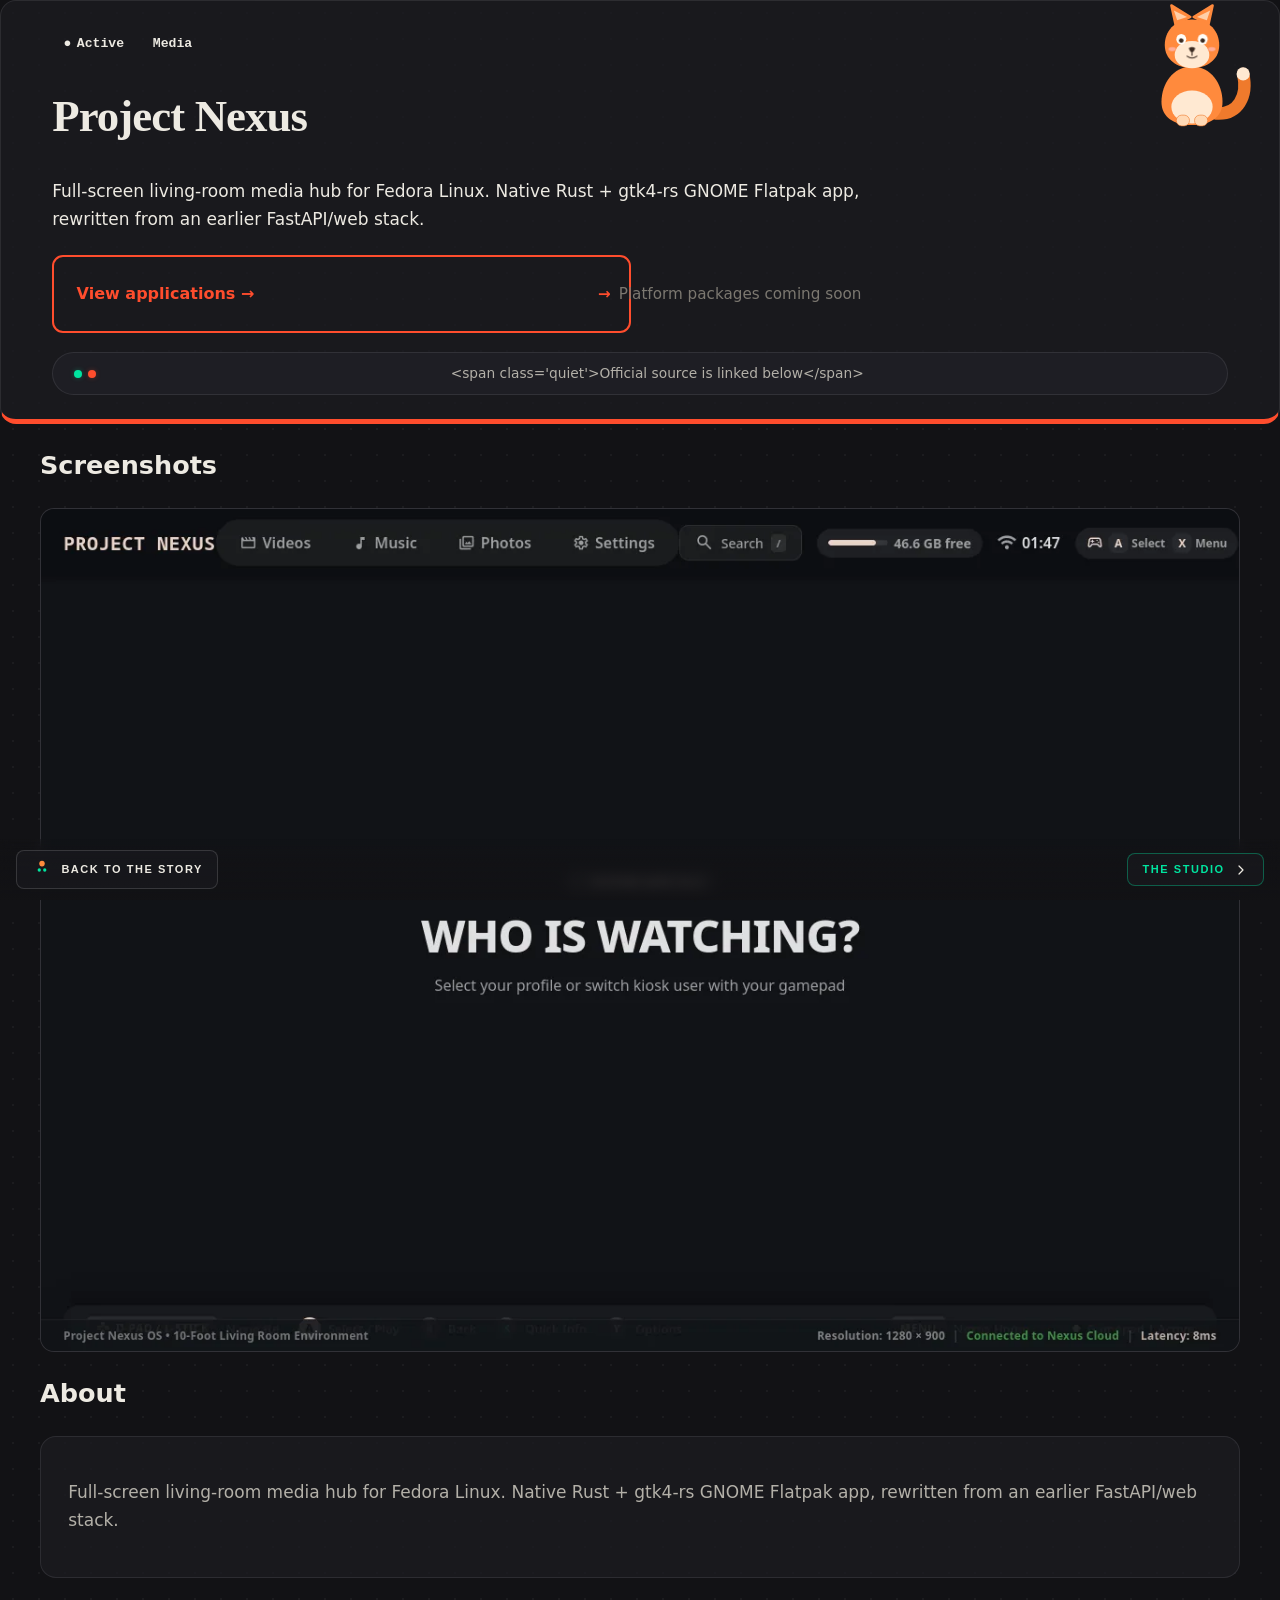
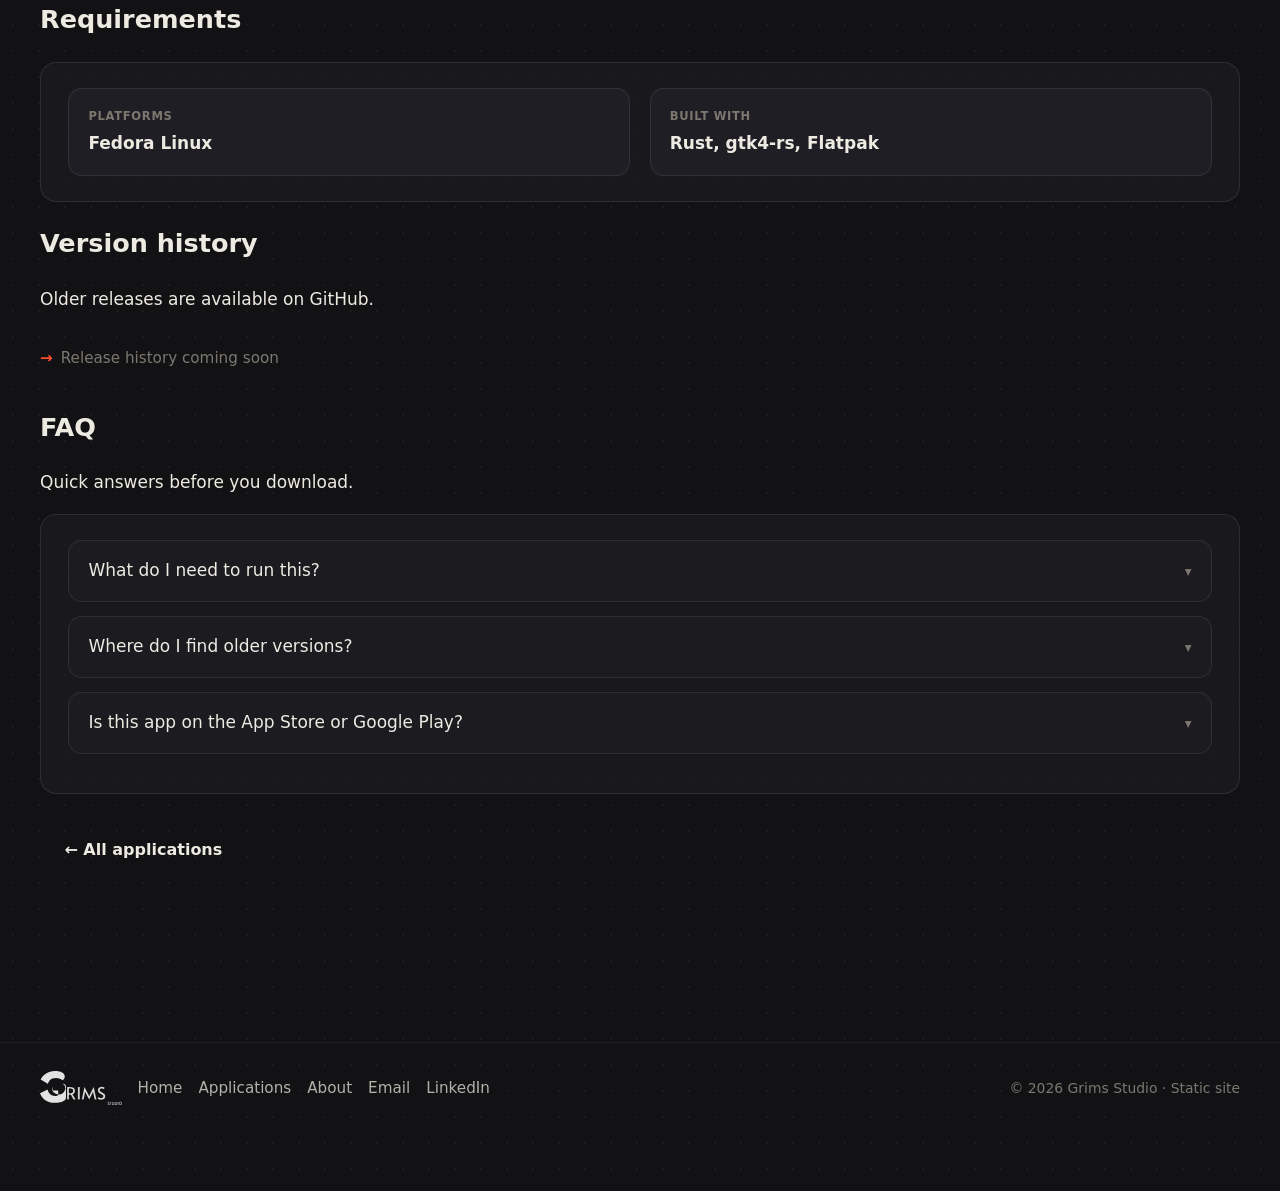
<file: docs/app-project-nexus.html>
<!doctype html>
<html lang="en">
<head>
  <meta charset="utf-8" />
  <meta name="viewport" content="width=device-width, initial-scale=1" />
  <title>Project Nexus — Grims Studio</title>
  <meta name="description" content="Project Nexus (Active) by Grims Studio: Full-screen living-room media hub for Fedora Linux. Native Rust + gtk4-rs GNOME Flatpak app, rewritten from an earlier FastAPI/web stack." />
  <meta property="og:title" content="Project Nexus — Grims Studio" />
  <meta property="og:description" content="Project Nexus (Active) by Grims Studio: Full-screen living-room media hub for Fedora Linux. Native Rust + gtk4-rs GNOME Flatpak app, rewritten from an earlier FastAPI/web stack." />
  <meta property="og:type" content="website" />
  <meta property="og:image" content="./og-preview.png" />
  <style>html.js-fade body{opacity:0}html.js-fade.page-ready body{opacity:1;transition:opacity .34s ease}</style>
  <script>document.documentElement.classList.add('js-fade');setTimeout(function(){document.documentElement.classList.add('page-ready')},1600);</script>
  <link rel="stylesheet" href="./style.css" />
  <link rel="stylesheet" href="./story.css" />
  <link rel="icon" href="./grims-mark.svg" type="image/svg+xml" />
  <link rel="canonical" href="https://jaredselasiegallant-sudo.github.io/Grims-studio/app-project-nexus.html" />
</head>
<body class="has-story-foot">
  <a class="skip-link" href="#main">Skip to content</a>

  <main id="main">

    <section class="block download-hero hero-load section-fox" aria-label="Project Nexus">
      <div class="wrap">
        <div class="fox-corner fox-in-hero"><svg class="fox fox-corner" viewBox="0 0 320 320" role="img" aria-hidden="true" focusable="false">
      <title>Kit, the Grims Studio fox</title>
      <g class="fx-tail">
        <path d="M218 280 C 272 284 296 238 284 184" fill="none" stroke="#EF7A2C" stroke-width="30" stroke-linecap="round"/>
        <circle cx="284" cy="184" r="16" fill="#FFE9D2"/>
      </g>
      <g class="fx-body">
        <path d="M160 166 C 114 166 86 208 86 252 C 86 290 118 308 160 308 C 202 308 234 290 234 252 C 234 208 206 166 160 166 Z" fill="#FF8A3D"/>
        <ellipse cx="160" cy="264" rx="50" ry="40" fill="#FFE9D2"/>
      </g>
      <g class="fx-paws">
        <rect x="122" y="284" width="32" height="26" rx="13" fill="#FFD9B5" stroke="#EF7A2C" stroke-width="1.5"/>
        <rect x="166" y="284" width="32" height="26" rx="13" fill="#FFD9B5" stroke="#EF7A2C" stroke-width="1.5"/>
      </g>
      
      <g class="fx-neck">
        <g class="fx-head">
          <g class="fx-ear fx-ear-l">
            <path d="M120 64 L110 18 L156 46 Z" fill="#FF8A3D" stroke="#FF8A3D" stroke-width="6" stroke-linejoin="round"/>
            <path d="M124 54 L116 30 L148 46 Z" fill="#FFCFA8"/>
          </g>
          <g class="fx-ear fx-ear-r">
            <path d="M200 64 L210 18 L164 46 Z" fill="#FF8A3D" stroke="#FF8A3D" stroke-width="6" stroke-linejoin="round"/>
            <path d="M196 54 L204 30 L172 46 Z" fill="#FFCFA8"/>
          </g>
          <path d="M160 52 C 116 52 94 82 94 114 C 94 150 124 170 160 170 C 196 170 226 150 226 114 C 226 82 204 52 160 52 Z" fill="#FF8A3D"/>
          <path d="M160 104 C 134 104 118 120 118 138 C 118 158 138 170 160 170 C 182 170 202 158 202 138 C 202 120 186 104 160 104 Z" fill="#FFE9D2"/>
          <g class="fx-eyes">
            <g class="fx-eye fx-eye-l">
              <ellipse cx="134" cy="100" rx="12" ry="13" fill="#FFFDF8"/>
              <circle class="fx-pupil" cx="134" cy="103" r="5.5" fill="#3A2A21"/>
              <circle cx="137" cy="96" r="2.2" fill="#FFFFFF"/>
            </g>
            <g class="fx-eye fx-eye-r">
              <ellipse cx="186" cy="100" rx="12" ry="13" fill="#FFFDF8"/>
              <circle class="fx-pupil" cx="186" cy="103" r="5.5" fill="#3A2A21"/>
              <circle cx="189" cy="96" r="2.2" fill="#FFFFFF"/>
            </g>
          </g>
          <g class="fx-squint">
            <path d="M122 100 Q134 90 146 100" fill="none" stroke="#3A2A21" stroke-width="3.5" stroke-linecap="round"/>
            <path d="M174 100 Q186 90 198 100" fill="none" stroke="#3A2A21" stroke-width="3.5" stroke-linecap="round"/>
          </g>
          <ellipse cx="112" cy="124" rx="9" ry="5" fill="#FFB3A7" opacity=".85"/>
          <ellipse cx="208" cy="124" rx="9" ry="5" fill="#FFB3A7" opacity=".85"/>
          <path d="M152 122 Q160 116 168 122 Q164 132 160 133 Q156 132 152 122 Z" fill="#3A2A21"/>
          <path d="M160 133 L160 139 M148 141 Q160 150 172 141" fill="none" stroke="#3A2A21" stroke-width="2.6" stroke-linecap="round" stroke-linejoin="round"/>
        </g>
      </g>
    </svg></div>
        <div class="download-hero-top">
          <div class="card-badges"><span class="badge status"><span aria-hidden="true">●</span> Active</span><span class="badge cat">Media</span></div>
          <h1 class="page-title">Project Nexus</h1>
          <p class="lede">Full-screen living-room media hub for Fedora Linux. Native Rust + gtk4-rs GNOME Flatpak app, rewritten from an earlier FastAPI/web stack.</p>
        </div>
        <div class="download-hero-actions">
          <div class="primary-wrap"><a class="btn btn-primary" href="./applications.html">View applications →</a></div>
          <div class="plat-wrap"><p class="coming-soon">Platform packages coming soon</p></div>
          
        </div>
        <div class="trust-bar"><span class="trust-dots" aria-hidden="true"></span><span class="trust-text">&lt;span class=&#x27;quiet&#x27;&gt;Official source is linked below&lt;/span&gt;</span></div>
      </div>
    </section>

    <section class="block" aria-label="Screenshots">
      <div class="wrap">
        <div class="section-head"><h2>Screenshots</h2></div>
        <div class="shot-frame"><img src="./screenshots/project-nexus.webp" alt="Project Nexus screenshot" loading="lazy" /></div>
      </div>
    </section>

    <section class="block" aria-label="Description">
      <div class="wrap">
        <div class="section-head"><h2>About</h2></div>
        <div class="prose">
          <p>Full-screen living-room media hub for Fedora Linux. Native Rust + gtk4-rs GNOME Flatpak app, rewritten from an earlier FastAPI/web stack.</p>
        </div>
      </div>
    </section>

    <section class="block" aria-label="Requirements">
      <div class="wrap">
        <div class="section-head"><h2>Requirements</h2></div>
        <div class="prose">
          <div class="spec-grid"><div class='spec'><dt>Platforms</dt><dd>Fedora Linux</dd></div><div class='spec'><dt>Built with</dt><dd>Rust, gtk4-rs, Flatpak</dd></div></div>
        </div>
      </div>
    </section>

    <section class="block" aria-label="Version history">
      <div class="wrap">
        <div class="section-head"><h2>Version history</h2><p>Older releases are available on GitHub.</p></div>
        <p class="coming-soon">Release history coming soon</p>
      </div>
    </section>

    <section class="block" aria-label="FAQ">
      <div class="wrap">
        <div class="section-head"><h2>FAQ</h2><p>Quick answers before you download.</p></div>
        <div class="prose"><ul class="faq-list"><li><details class='faq-item'><summary>What do I need to run this?</summary><p>Fedora Linux</p></details></li><li><details class='faq-item'><summary>Where do I find older versions?</summary><p>No older releases have been published yet.</p></details></li><li><details class='faq-item'><summary>Is this app on the App Store or Google Play?</summary><p>Not distributed through a public app store. The official build is linked in the download area.</p></details></li></ul></div>
      </div>
    </section>

    

    <section class="block" aria-label="Back to catalog">
      <div class="wrap">
        <p><a class="btn btn-ghost" href="./applications.html">← All applications</a></p>
      </div>
    </section>
    
  </main>

<div class="story-foot">
  <a class="story-foot__link" href="./index.html#q1-quiet" aria-label="Back to the story">
    <svg class="story-foot__fox" viewBox="0 0 24 24" fill="none" xmlns="http://www.w3.org/2000/svg" aria-hidden="true"><ellipse cx="12" cy="5" rx="3" ry="3.2" fill="#FF8A3D"/><path d="M10.6 5.6L8.7 3.4c-.4.4-.4 1 .1 1.4l1 1.2c.4-.3.7-.1.8.3"/><path d="M13.4 5.6L15.3 3.4c.4.4.3 1-.2 1.4l-1 1.2c-.4-.3-.7-.1-.8.3"/><circle cx="9" cy="12" r="1.8" fill="#00E5A0"/><circle cx="15" cy="12" r="1.8" fill="#00E5A0"/><path d="M10.8 13.6h2.4"/><path d="M11.6 15.2h1.2"/><path d="M12 17q-1.2 1.6-2.4 2.6"/></svg>
    <span>Back to the story</span>
  </a>
  <a class="story-foot__next" href="./studio.html" aria-label="Continue to The Studio">
    <span>The Studio</span>
    <svg viewBox="0 0 24 24" fill="none" stroke="#EDEAE2" stroke-width="1.8" stroke-linecap="round" stroke-linejoin="round" aria-hidden="true">
      <path d="M9 6l6 6-6 6"/>
    </svg>
  </a>
</div>
<footer class="footer">
    <div class="wrap footer-inner">
      <img class="footer-logo" src="./grims-logo-horizontal.svg" alt="Grims Studio" height="30" />
      <nav aria-label="Footer">
        <a href="./index.html">Home</a>
        <a href="./applications.html">Applications</a>
        <a href="./about.html">About</a>
        <a href="mailto:jaredselasiegallant@gmail.com">Email</a><a href="https://linkedin.com/in/jared-gallant" target="_blank" rel="noopener noreferrer">LinkedIn</a>
      </nav>
      <span class="quiet" style="margin-left:auto">© 2026 Grims Studio · Static site</span>
    </div>
  </footer>
  <script src="./transitions.js" defer></script>

</body>
</html>
</file>
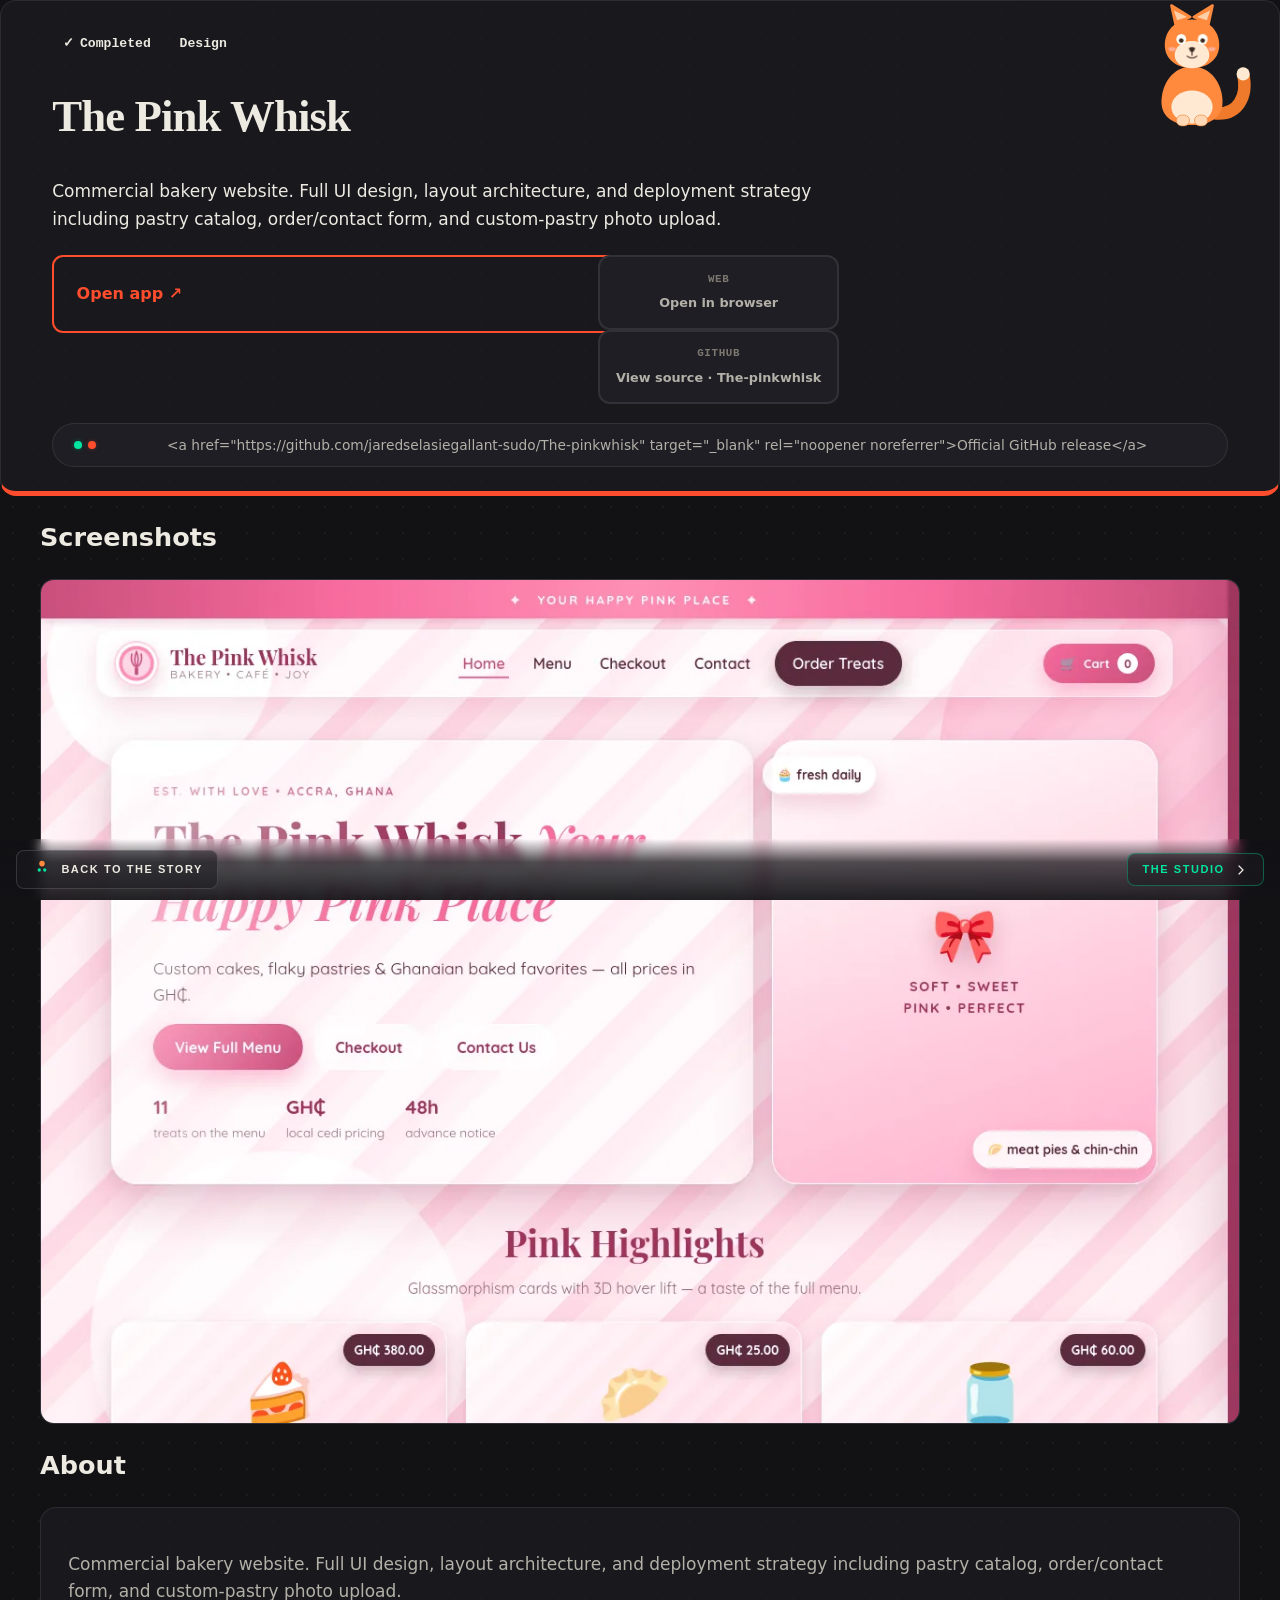
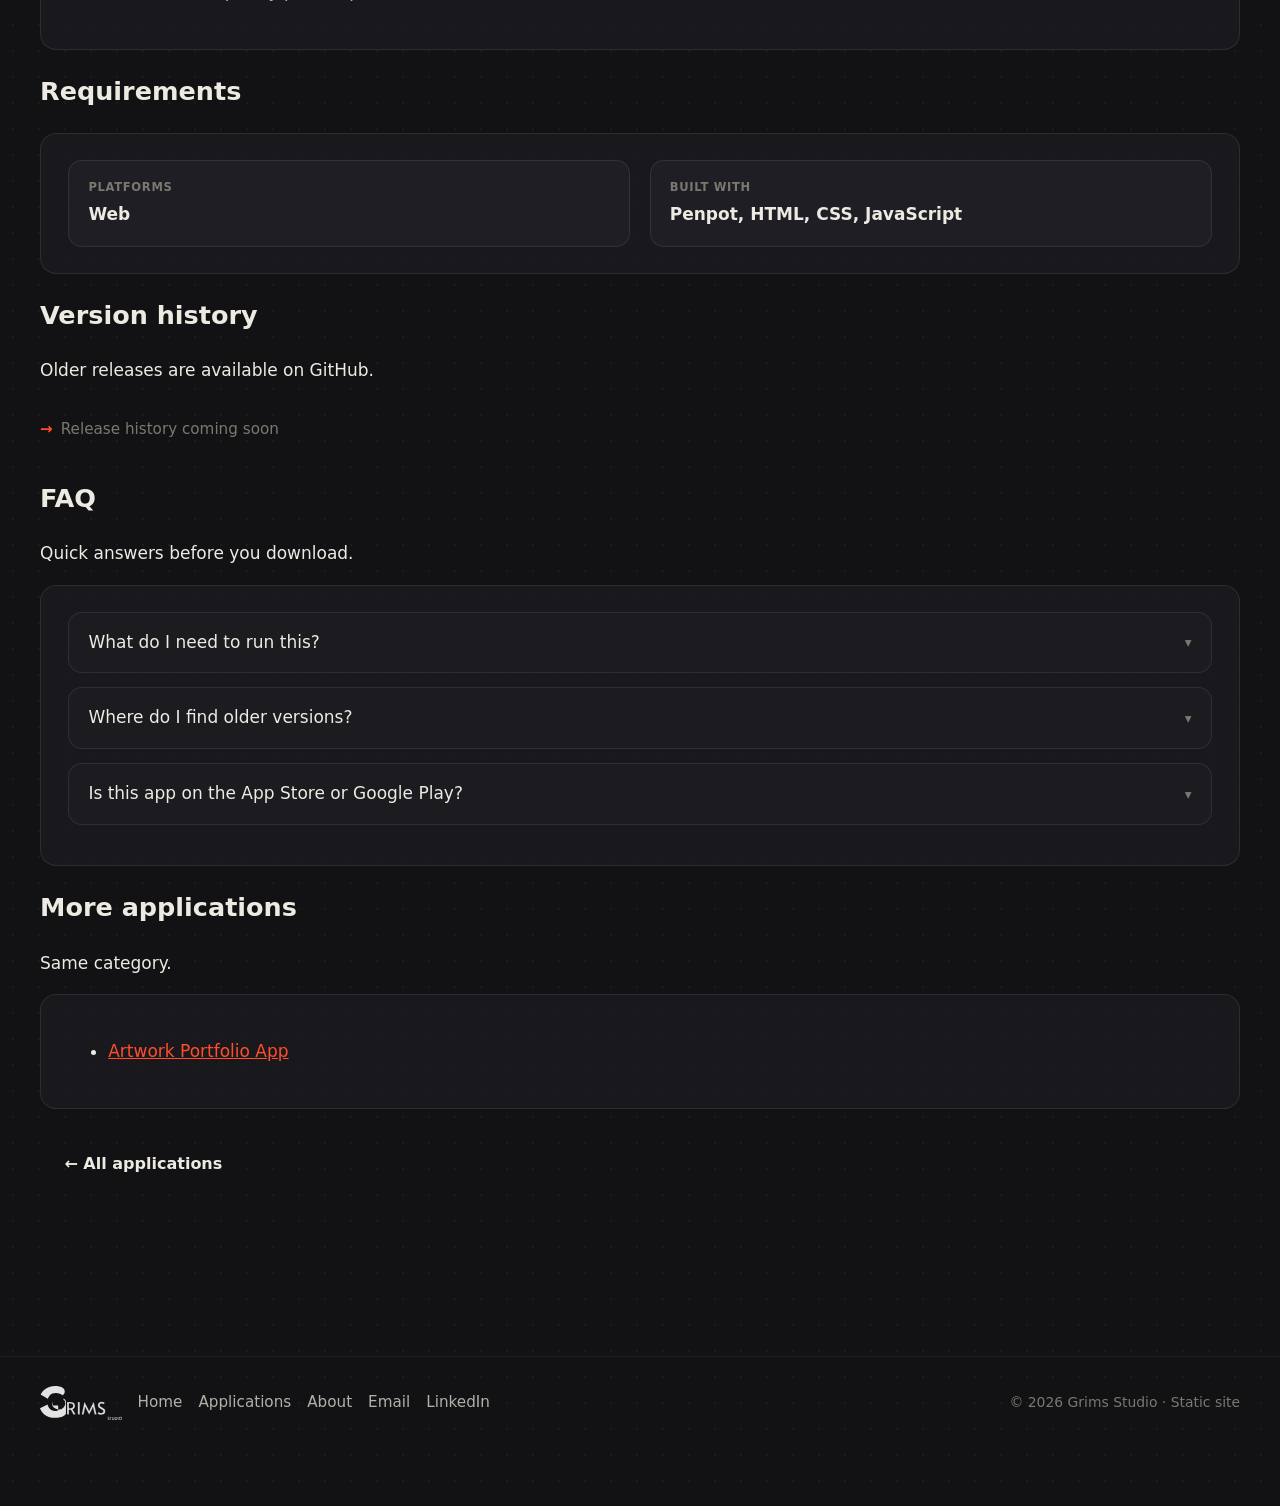
<file: docs/app-the-pink-whisk.html>
<!doctype html>
<html lang="en">
<head>
  <meta charset="utf-8" />
  <meta name="viewport" content="width=device-width, initial-scale=1" />
  <title>The Pink Whisk — Grims Studio</title>
  <meta name="description" content="The Pink Whisk (Completed) by Grims Studio: Commercial bakery website. Full UI design, layout architecture, and deployment strategy including pastry catalog, order/contact form, and cu" />
  <meta property="og:title" content="The Pink Whisk — Grims Studio" />
  <meta property="og:description" content="The Pink Whisk (Completed) by Grims Studio: Commercial bakery website. Full UI design, layout architecture, and deployment strategy including pastry catalog, order/contact form, and cu" />
  <meta property="og:type" content="website" />
  <meta property="og:image" content="./og-preview.png" />
  <style>html.js-fade body{opacity:0}html.js-fade.page-ready body{opacity:1;transition:opacity .34s ease}</style>
  <script>document.documentElement.classList.add('js-fade');setTimeout(function(){document.documentElement.classList.add('page-ready')},1600);</script>
  <link rel="stylesheet" href="./style.css" />
  <link rel="stylesheet" href="./story.css" />
  <link rel="icon" href="./grims-mark.svg" type="image/svg+xml" />
  <link rel="canonical" href="https://jaredselasiegallant-sudo.github.io/Grims-studio/app-the-pink-whisk.html" />
</head>
<body class="has-story-foot">
  <a class="skip-link" href="#main">Skip to content</a>

  <main id="main">

    <section class="block download-hero hero-load section-fox" aria-label="The Pink Whisk">
      <div class="wrap">
        <div class="fox-corner fox-in-hero"><svg class="fox fox-corner" viewBox="0 0 320 320" role="img" aria-hidden="true" focusable="false">
      <title>Kit, the Grims Studio fox</title>
      <g class="fx-tail">
        <path d="M218 280 C 272 284 296 238 284 184" fill="none" stroke="#EF7A2C" stroke-width="30" stroke-linecap="round"/>
        <circle cx="284" cy="184" r="16" fill="#FFE9D2"/>
      </g>
      <g class="fx-body">
        <path d="M160 166 C 114 166 86 208 86 252 C 86 290 118 308 160 308 C 202 308 234 290 234 252 C 234 208 206 166 160 166 Z" fill="#FF8A3D"/>
        <ellipse cx="160" cy="264" rx="50" ry="40" fill="#FFE9D2"/>
      </g>
      <g class="fx-paws">
        <rect x="122" y="284" width="32" height="26" rx="13" fill="#FFD9B5" stroke="#EF7A2C" stroke-width="1.5"/>
        <rect x="166" y="284" width="32" height="26" rx="13" fill="#FFD9B5" stroke="#EF7A2C" stroke-width="1.5"/>
      </g>
      
      <g class="fx-neck">
        <g class="fx-head">
          <g class="fx-ear fx-ear-l">
            <path d="M120 64 L110 18 L156 46 Z" fill="#FF8A3D" stroke="#FF8A3D" stroke-width="6" stroke-linejoin="round"/>
            <path d="M124 54 L116 30 L148 46 Z" fill="#FFCFA8"/>
          </g>
          <g class="fx-ear fx-ear-r">
            <path d="M200 64 L210 18 L164 46 Z" fill="#FF8A3D" stroke="#FF8A3D" stroke-width="6" stroke-linejoin="round"/>
            <path d="M196 54 L204 30 L172 46 Z" fill="#FFCFA8"/>
          </g>
          <path d="M160 52 C 116 52 94 82 94 114 C 94 150 124 170 160 170 C 196 170 226 150 226 114 C 226 82 204 52 160 52 Z" fill="#FF8A3D"/>
          <path d="M160 104 C 134 104 118 120 118 138 C 118 158 138 170 160 170 C 182 170 202 158 202 138 C 202 120 186 104 160 104 Z" fill="#FFE9D2"/>
          <g class="fx-eyes">
            <g class="fx-eye fx-eye-l">
              <ellipse cx="134" cy="100" rx="12" ry="13" fill="#FFFDF8"/>
              <circle class="fx-pupil" cx="134" cy="103" r="5.5" fill="#3A2A21"/>
              <circle cx="137" cy="96" r="2.2" fill="#FFFFFF"/>
            </g>
            <g class="fx-eye fx-eye-r">
              <ellipse cx="186" cy="100" rx="12" ry="13" fill="#FFFDF8"/>
              <circle class="fx-pupil" cx="186" cy="103" r="5.5" fill="#3A2A21"/>
              <circle cx="189" cy="96" r="2.2" fill="#FFFFFF"/>
            </g>
          </g>
          <g class="fx-squint">
            <path d="M122 100 Q134 90 146 100" fill="none" stroke="#3A2A21" stroke-width="3.5" stroke-linecap="round"/>
            <path d="M174 100 Q186 90 198 100" fill="none" stroke="#3A2A21" stroke-width="3.5" stroke-linecap="round"/>
          </g>
          <ellipse cx="112" cy="124" rx="9" ry="5" fill="#FFB3A7" opacity=".85"/>
          <ellipse cx="208" cy="124" rx="9" ry="5" fill="#FFB3A7" opacity=".85"/>
          <path d="M152 122 Q160 116 168 122 Q164 132 160 133 Q156 132 152 122 Z" fill="#3A2A21"/>
          <path d="M160 133 L160 139 M148 141 Q160 150 172 141" fill="none" stroke="#3A2A21" stroke-width="2.6" stroke-linecap="round" stroke-linejoin="round"/>
        </g>
      </g>
    </svg></div>
        <div class="download-hero-top">
          <div class="card-badges"><span class="badge status"><span aria-hidden="true">✓</span> Completed</span><span class="badge cat">Design</span></div>
          <h1 class="page-title">The Pink Whisk</h1>
          <p class="lede">Commercial bakery website. Full UI design, layout architecture, and deployment strategy including pastry catalog, order/contact form, and custom-pastry photo upload.</p>
        </div>
        <div class="download-hero-actions">
          <div class="primary-wrap"><a class="btn btn-primary" href="https://the-pinkwhisk.vercel.app/" target="_blank" rel="noopener noreferrer">Open app ↗</a></div>
          <div class="plat-wrap"><div class="plat-row"><a class="plat" href="https://the-pinkwhisk.vercel.app/" target="_blank" rel="noopener noreferrer"><span class="plat-cap">Web</span><span class="plat-desc">Open in browser</span></a><a class="plat" href="https://github.com/jaredselasiegallant-sudo/The-pinkwhisk" target="_blank" rel="noopener noreferrer"><span class="plat-cap">GitHub</span><span class="plat-desc">View source · The-pinkwhisk</span></a></div></div>
          
        </div>
        <div class="trust-bar"><span class="trust-dots" aria-hidden="true"></span><span class="trust-text">&lt;a href=&quot;https://github.com/jaredselasiegallant-sudo/The-pinkwhisk&quot; target=&quot;_blank&quot; rel=&quot;noopener noreferrer&quot;&gt;Official GitHub release&lt;/a&gt;</span></div>
      </div>
    </section>

    <section class="block" aria-label="Screenshots">
      <div class="wrap">
        <div class="section-head"><h2>Screenshots</h2></div>
        <div class="shot-frame"><img src="./screenshots/the-pink-whisk.webp" alt="The Pink Whisk screenshot" loading="lazy" /></div>
      </div>
    </section>

    <section class="block" aria-label="Description">
      <div class="wrap">
        <div class="section-head"><h2>About</h2></div>
        <div class="prose">
          <p>Commercial bakery website. Full UI design, layout architecture, and deployment strategy including pastry catalog, order/contact form, and custom-pastry photo upload.</p>
        </div>
      </div>
    </section>

    <section class="block" aria-label="Requirements">
      <div class="wrap">
        <div class="section-head"><h2>Requirements</h2></div>
        <div class="prose">
          <div class="spec-grid"><div class='spec'><dt>Platforms</dt><dd>Web</dd></div><div class='spec'><dt>Built with</dt><dd>Penpot, HTML, CSS, JavaScript</dd></div></div>
        </div>
      </div>
    </section>

    <section class="block" aria-label="Version history">
      <div class="wrap">
        <div class="section-head"><h2>Version history</h2><p>Older releases are available on GitHub.</p></div>
        <p class="coming-soon">Release history coming soon</p>
      </div>
    </section>

    <section class="block" aria-label="FAQ">
      <div class="wrap">
        <div class="section-head"><h2>FAQ</h2><p>Quick answers before you download.</p></div>
        <div class="prose"><ul class="faq-list"><li><details class='faq-item'><summary>What do I need to run this?</summary><p>Web</p></details></li><li><details class='faq-item'><summary>Where do I find older versions?</summary><p>No older releases have been published yet.</p></details></li><li><details class='faq-item'><summary>Is this app on the App Store or Google Play?</summary><p>Not distributed through a public app store. The official build is linked in the download area.</p></details></li></ul></div>
      </div>
    </section>

    
    <section class="block" aria-label="More applications">
      <div class="wrap">
        <div class="section-head"><h2>More applications</h2><p>Same category.</p></div>
        <div class="prose"><ul><li><a href="./app-artwork-portfolio-app.html">Artwork Portfolio App</a></li></ul></div>
      </div>
    </section>

    <section class="block" aria-label="Back to catalog">
      <div class="wrap">
        <p><a class="btn btn-ghost" href="./applications.html">← All applications</a></p>
      </div>
    </section>
    
  </main>

<div class="story-foot">
  <a class="story-foot__link" href="./index.html#q1-quiet" aria-label="Back to the story">
    <svg class="story-foot__fox" viewBox="0 0 24 24" fill="none" xmlns="http://www.w3.org/2000/svg" aria-hidden="true"><ellipse cx="12" cy="5" rx="3" ry="3.2" fill="#FF8A3D"/><path d="M10.6 5.6L8.7 3.4c-.4.4-.4 1 .1 1.4l1 1.2c.4-.3.7-.1.8.3"/><path d="M13.4 5.6L15.3 3.4c.4.4.3 1-.2 1.4l-1 1.2c-.4-.3-.7-.1-.8.3"/><circle cx="9" cy="12" r="1.8" fill="#00E5A0"/><circle cx="15" cy="12" r="1.8" fill="#00E5A0"/><path d="M10.8 13.6h2.4"/><path d="M11.6 15.2h1.2"/><path d="M12 17q-1.2 1.6-2.4 2.6"/></svg>
    <span>Back to the story</span>
  </a>
  <a class="story-foot__next" href="./studio.html" aria-label="Continue to The Studio">
    <span>The Studio</span>
    <svg viewBox="0 0 24 24" fill="none" stroke="#EDEAE2" stroke-width="1.8" stroke-linecap="round" stroke-linejoin="round" aria-hidden="true">
      <path d="M9 6l6 6-6 6"/>
    </svg>
  </a>
</div>
<footer class="footer">
    <div class="wrap footer-inner">
      <img class="footer-logo" src="./grims-logo-horizontal.svg" alt="Grims Studio" height="30" />
      <nav aria-label="Footer">
        <a href="./index.html">Home</a>
        <a href="./applications.html">Applications</a>
        <a href="./about.html">About</a>
        <a href="mailto:jaredselasiegallant@gmail.com">Email</a><a href="https://linkedin.com/in/jared-gallant" target="_blank" rel="noopener noreferrer">LinkedIn</a>
      </nav>
      <span class="quiet" style="margin-left:auto">© 2026 Grims Studio · Static site</span>
    </div>
  </footer>
  <script src="./transitions.js" defer></script>

</body>
</html>
</file>
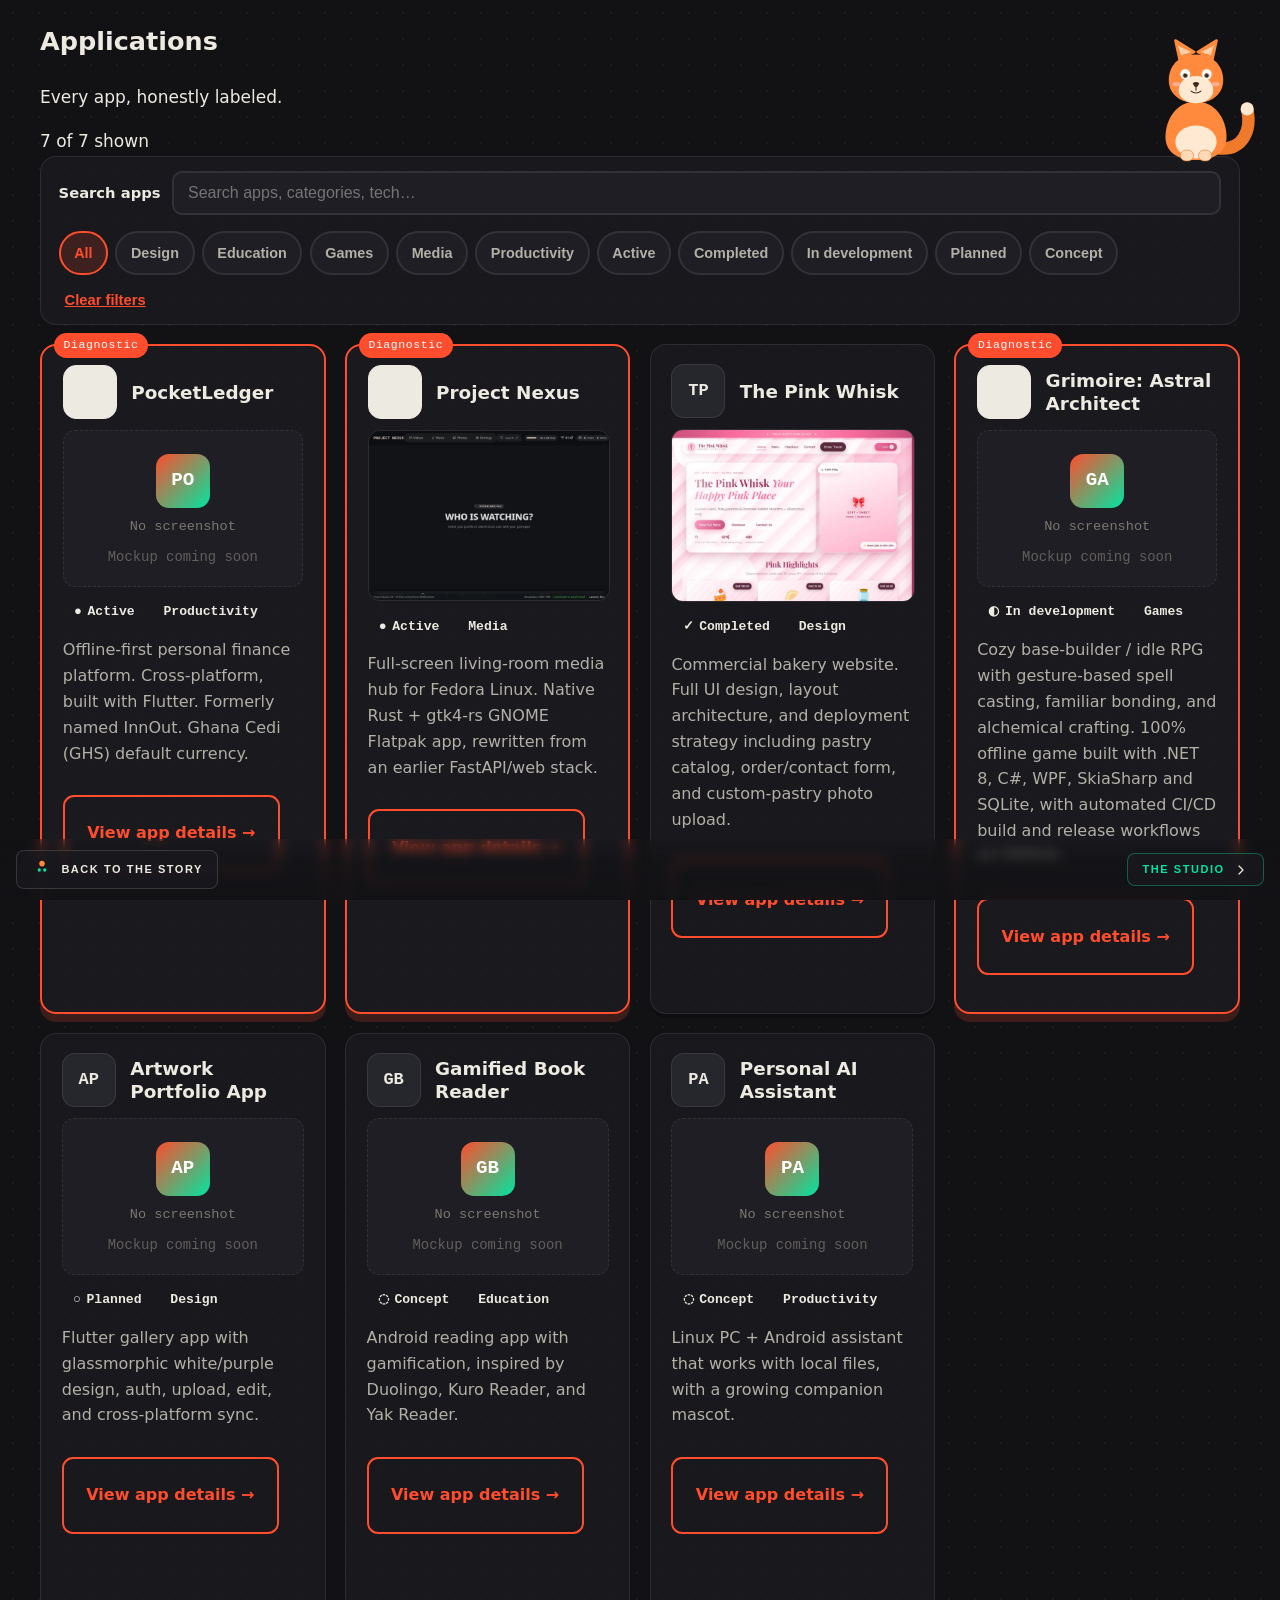
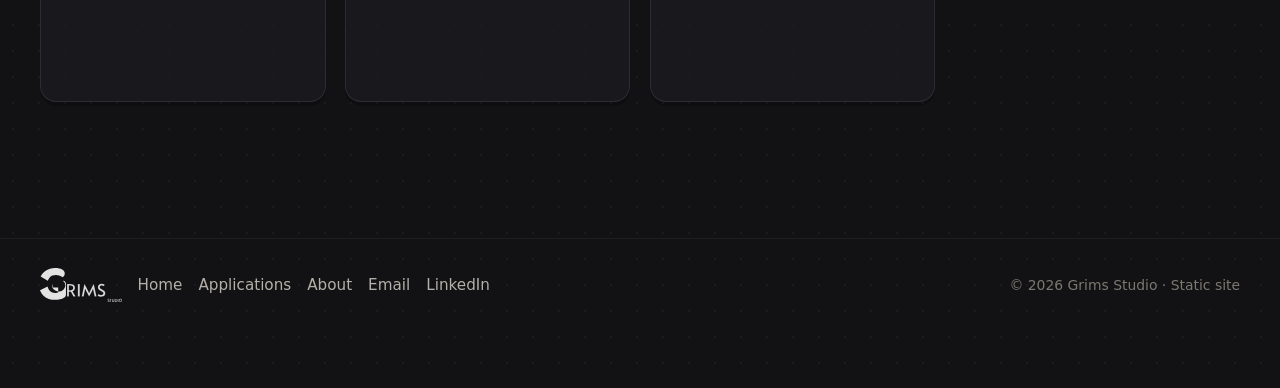
<file: docs/applications.html>
<!doctype html>
<html lang="en">
<head>
  <meta charset="utf-8" />
  <meta name="viewport" content="width=device-width, initial-scale=1" />
  <title>Applications — Grims Studio</title>
  <meta name="description" content="Browse all Grims Studio applications: offline-first apps, games, and design work by Jared Selasie Gallant." />
  <meta property="og:title" content="Applications — Grims Studio" />
  <meta property="og:description" content="Browse all Grims Studio applications: offline-first apps, games, and design work by Jared Selasie Gallant." />
  <meta property="og:type" content="website" />
  <meta property="og:image" content="./og-preview.png" />
  <style>html.js-fade body{opacity:0}html.js-fade.page-ready body{opacity:1;transition:opacity .34s ease}</style>
  <script>document.documentElement.classList.add('js-fade');setTimeout(function(){document.documentElement.classList.add('page-ready')},1600);</script>
  <link rel="stylesheet" href="./style.css" />
  <link rel="stylesheet" href="./story.css" />
  <link rel="icon" href="./grims-mark.svg" type="image/svg+xml" />
  <link rel="canonical" href="https://jaredselasiegallant-sudo.github.io/Grims-studio/applications.html" />
</head>
<body class="has-story-foot">
  <a class="skip-link" href="#main">Skip to content</a>

  <main id="main">
<section class="block section-fox" aria-label="Applications">
      <div class="wrap">
        <div class="fox-corner"><svg class="fox fox-corner" viewBox="0 0 320 320" role="img" aria-hidden="true" focusable="false">
      <title>Kit, the Grims Studio fox</title>
      <g class="fx-tail">
        <path d="M218 280 C 272 284 296 238 284 184" fill="none" stroke="#EF7A2C" stroke-width="30" stroke-linecap="round"/>
        <circle cx="284" cy="184" r="16" fill="#FFE9D2"/>
      </g>
      <g class="fx-body">
        <path d="M160 166 C 114 166 86 208 86 252 C 86 290 118 308 160 308 C 202 308 234 290 234 252 C 234 208 206 166 160 166 Z" fill="#FF8A3D"/>
        <ellipse cx="160" cy="264" rx="50" ry="40" fill="#FFE9D2"/>
      </g>
      <g class="fx-paws">
        <rect x="122" y="284" width="32" height="26" rx="13" fill="#FFD9B5" stroke="#EF7A2C" stroke-width="1.5"/>
        <rect x="166" y="284" width="32" height="26" rx="13" fill="#FFD9B5" stroke="#EF7A2C" stroke-width="1.5"/>
      </g>
      
      <g class="fx-neck">
        <g class="fx-head">
          <g class="fx-ear fx-ear-l">
            <path d="M120 64 L110 18 L156 46 Z" fill="#FF8A3D" stroke="#FF8A3D" stroke-width="6" stroke-linejoin="round"/>
            <path d="M124 54 L116 30 L148 46 Z" fill="#FFCFA8"/>
          </g>
          <g class="fx-ear fx-ear-r">
            <path d="M200 64 L210 18 L164 46 Z" fill="#FF8A3D" stroke="#FF8A3D" stroke-width="6" stroke-linejoin="round"/>
            <path d="M196 54 L204 30 L172 46 Z" fill="#FFCFA8"/>
          </g>
          <path d="M160 52 C 116 52 94 82 94 114 C 94 150 124 170 160 170 C 196 170 226 150 226 114 C 226 82 204 52 160 52 Z" fill="#FF8A3D"/>
          <path d="M160 104 C 134 104 118 120 118 138 C 118 158 138 170 160 170 C 182 170 202 158 202 138 C 202 120 186 104 160 104 Z" fill="#FFE9D2"/>
          <g class="fx-eyes">
            <g class="fx-eye fx-eye-l">
              <ellipse cx="134" cy="100" rx="12" ry="13" fill="#FFFDF8"/>
              <circle class="fx-pupil" cx="134" cy="103" r="5.5" fill="#3A2A21"/>
              <circle cx="137" cy="96" r="2.2" fill="#FFFFFF"/>
            </g>
            <g class="fx-eye fx-eye-r">
              <ellipse cx="186" cy="100" rx="12" ry="13" fill="#FFFDF8"/>
              <circle class="fx-pupil" cx="186" cy="103" r="5.5" fill="#3A2A21"/>
              <circle cx="189" cy="96" r="2.2" fill="#FFFFFF"/>
            </g>
          </g>
          <g class="fx-squint">
            <path d="M122 100 Q134 90 146 100" fill="none" stroke="#3A2A21" stroke-width="3.5" stroke-linecap="round"/>
            <path d="M174 100 Q186 90 198 100" fill="none" stroke="#3A2A21" stroke-width="3.5" stroke-linecap="round"/>
          </g>
          <ellipse cx="112" cy="124" rx="9" ry="5" fill="#FFB3A7" opacity=".85"/>
          <ellipse cx="208" cy="124" rx="9" ry="5" fill="#FFB3A7" opacity=".85"/>
          <path d="M152 122 Q160 116 168 122 Q164 132 160 133 Q156 132 152 122 Z" fill="#3A2A21"/>
          <path d="M160 133 L160 139 M148 141 Q160 150 172 141" fill="none" stroke="#3A2A21" stroke-width="2.6" stroke-linecap="round" stroke-linejoin="round"/>
        </g>
      </g>
    </svg></div>
        <div class="section-head">
          <h2>Applications</h2>
          <p>Every app, honestly labeled.</p>
          <span class="count-pill" id="result-count" aria-live="polite"></span>
        </div>
        <div class="controls" role="search">
          <div class="search-wrap">
            <label for="app-search">Search apps</label>
            <input type="search" id="app-search" placeholder="Search apps, categories, tech…" autocomplete="off" />
          </div>
          <div class="filter-row" role="group" aria-label="Filter by category and status">
            <button class="filter-btn" data-filter="all" aria-pressed="true">All</button><button class="filter-btn" data-filter="cat:Design" aria-pressed="false">Design</button><button class="filter-btn" data-filter="cat:Education" aria-pressed="false">Education</button><button class="filter-btn" data-filter="cat:Games" aria-pressed="false">Games</button><button class="filter-btn" data-filter="cat:Media" aria-pressed="false">Media</button><button class="filter-btn" data-filter="cat:Productivity" aria-pressed="false">Productivity</button><button class="filter-btn" data-filter="status:Active" aria-pressed="false">Active</button><button class="filter-btn" data-filter="status:Completed" aria-pressed="false">Completed</button><button class="filter-btn" data-filter="status:In development" aria-pressed="false">In development</button><button class="filter-btn" data-filter="status:Planned" aria-pressed="false">Planned</button><button class="filter-btn" data-filter="status:Concept" aria-pressed="false">Concept</button>
          </div>
          <button class="clear-btn" id="clear-filters" type="button">Clear filters</button>
        </div>
        <div class="grid" id="app-grid">
          
        <article class="card project-card featured" id="pocketledger" data-category="Productivity" data-status="Active" data-search="PocketLedger Offline-first personal finance platform. Cross-platform, built with Flutter. Formerly named InnOut. Ghana Cedi (GHS) default currency. Productivity Flutter Dart React Native SQLite  Active">
          <div class="card-top">
            <div class="monogram" aria-hidden="true">PO</div>
            <h3>PocketLedger</h3>
          </div>
          <div class="shot-placeholder" role="img" aria-label="Screenshot placeholder for PocketLedger"><div class="shot-lett" aria-hidden="true">PO</div><p>No screenshot</p><p class="quiet">Mockup coming soon</p></div>
          <div class="card-badges"><span class="badge status"><span aria-hidden="true">●</span> Active</span><span class="badge cat">Productivity</span></div>
          <p class="desc">Offline-first personal finance platform. Cross-platform, built with Flutter. Formerly named InnOut. Ghana Cedi (GHS) default currency.</p>
          <p><a class="btn btn-primary" href="./app-pocketledger.html">View app details →</a></p>
        </article>

        <article class="card project-card featured" id="project-nexus" data-category="Media" data-status="Active" data-search="Project Nexus Full-screen living-room media hub for Fedora Linux. Native Rust + gtk4-rs GNOME Flatpak app, rewritten from an earlier FastAPI/web stack. Media Rust gtk4-rs Flatpak  Active">
          <div class="card-top">
            <div class="monogram" aria-hidden="true">PN</div>
            <h3>Project Nexus</h3>
          </div>
          <img src="./screenshots/project-nexus.webp" alt="Project Nexus screenshot" loading="lazy" />
          <div class="card-badges"><span class="badge status"><span aria-hidden="true">●</span> Active</span><span class="badge cat">Media</span></div>
          <p class="desc">Full-screen living-room media hub for Fedora Linux. Native Rust + gtk4-rs GNOME Flatpak app, rewritten from an earlier FastAPI/web stack.</p>
          <p><a class="btn btn-primary" href="./app-project-nexus.html">View app details →</a></p>
        </article>

        <article class="card project-card" id="the-pink-whisk" data-category="Design" data-status="Completed" data-search="The Pink Whisk Commercial bakery website. Full UI design, layout architecture, and deployment strategy including pastry catalog, order/contact form, and custom-pastry photo upload. Design Penpot HTML CSS JavaScript Pastry catalog Shopping cart Checkout Contact/order page Completed">
          <div class="card-top">
            <div class="monogram" aria-hidden="true">TP</div>
            <h3>The Pink Whisk</h3>
          </div>
          <img src="./screenshots/the-pink-whisk.webp" alt="The Pink Whisk screenshot" loading="lazy" />
          <div class="card-badges"><span class="badge status"><span aria-hidden="true">✓</span> Completed</span><span class="badge cat">Design</span></div>
          <p class="desc">Commercial bakery website. Full UI design, layout architecture, and deployment strategy including pastry catalog, order/contact form, and custom-pastry photo upload.</p>
          <p><a class="btn btn-primary" href="./app-the-pink-whisk.html">View app details →</a></p>
        </article>

        <article class="card project-card featured" id="grimoire-astral-architect" data-category="Games" data-status="In development" data-search="Grimoire: Astral Architect Cozy base-builder / idle RPG with gesture-based spell casting, familiar bonding, and alchemical crafting. 100% offline game built with .NET 8, C#, WPF, SkiaSharp and SQLite, with automated CI/CD build and release workflows on GitHub. Games .NET 8 C# WPF SkiaSharp SQLite Gesture-based spell casting Familiar bonding Alchemical crafting 100% offline, no account or microtransactions In development">
          <div class="card-top">
            <div class="monogram" aria-hidden="true">GA</div>
            <h3>Grimoire: Astral Architect</h3>
          </div>
          <div class="shot-placeholder" role="img" aria-label="Screenshot placeholder for Grimoire: Astral Architect"><div class="shot-lett" aria-hidden="true">GA</div><p>No screenshot</p><p class="quiet">Mockup coming soon</p></div>
          <div class="card-badges"><span class="badge status"><span aria-hidden="true">◐</span> In development</span><span class="badge cat">Games</span></div>
          <p class="desc">Cozy base-builder / idle RPG with gesture-based spell casting, familiar bonding, and alchemical crafting. 100% offline game built with .NET 8, C#, WPF, SkiaSharp and SQLite, with automated CI/CD build and release workflows on GitHub.</p>
          <p><a class="btn btn-primary" href="./app-grimoire-astral-architect.html">View app details →</a></p>
        </article>

        <article class="card project-card" id="artwork-portfolio-app" data-category="Design" data-status="Planned" data-search="Artwork Portfolio App Flutter gallery app with glassmorphic white/purple design, auth, upload, edit, and cross-platform sync. Design Flutter Dart  Planned">
          <div class="card-top">
            <div class="monogram" aria-hidden="true">AP</div>
            <h3>Artwork Portfolio App</h3>
          </div>
          <div class="shot-placeholder" role="img" aria-label="Screenshot placeholder for Artwork Portfolio App"><div class="shot-lett" aria-hidden="true">AP</div><p>No screenshot</p><p class="quiet">Mockup coming soon</p></div>
          <div class="card-badges"><span class="badge status"><span aria-hidden="true">○</span> Planned</span><span class="badge cat">Design</span></div>
          <p class="desc">Flutter gallery app with glassmorphic white/purple design, auth, upload, edit, and cross-platform sync.</p>
          <p><a class="btn btn-primary" href="./app-artwork-portfolio-app.html">View app details →</a></p>
        </article>

        <article class="card project-card" id="gamified-book-reader" data-category="Education" data-status="Concept" data-search="Gamified Book Reader Android reading app with gamification, inspired by Duolingo, Kuro Reader, and Yak Reader. Education Android  Concept">
          <div class="card-top">
            <div class="monogram" aria-hidden="true">GB</div>
            <h3>Gamified Book Reader</h3>
          </div>
          <div class="shot-placeholder" role="img" aria-label="Screenshot placeholder for Gamified Book Reader"><div class="shot-lett" aria-hidden="true">GB</div><p>No screenshot</p><p class="quiet">Mockup coming soon</p></div>
          <div class="card-badges"><span class="badge status"><span aria-hidden="true">◌</span> Concept</span><span class="badge cat">Education</span></div>
          <p class="desc">Android reading app with gamification, inspired by Duolingo, Kuro Reader, and Yak Reader.</p>
          <p><a class="btn btn-primary" href="./app-gamified-book-reader.html">View app details →</a></p>
        </article>

        <article class="card project-card" id="personal-ai-assistant" data-category="Productivity" data-status="Concept" data-search="Personal AI Assistant Linux PC + Android assistant that works with local files, with a growing companion mascot. Productivity Linux Android  Concept">
          <div class="card-top">
            <div class="monogram" aria-hidden="true">PA</div>
            <h3>Personal AI Assistant</h3>
          </div>
          <div class="shot-placeholder" role="img" aria-label="Screenshot placeholder for Personal AI Assistant"><div class="shot-lett" aria-hidden="true">PA</div><p>No screenshot</p><p class="quiet">Mockup coming soon</p></div>
          <div class="card-badges"><span class="badge status"><span aria-hidden="true">◌</span> Concept</span><span class="badge cat">Productivity</span></div>
          <p class="desc">Linux PC + Android assistant that works with local files, with a growing companion mascot.</p>
          <p><a class="btn btn-primary" href="./app-personal-ai-assistant.html">View app details →</a></p>
        </article>
        </div>
        <div class="no-results" id="no-results">
          <p><strong>No apps match your search or filters.</strong></p>
          <p class="quiet">Try a different search term or choose “All”.</p>
        </div>
      </div>
    </section>
  </main>

<div class="story-foot">
  <a class="story-foot__link" href="./index.html#q1-quiet" aria-label="Back to the story">
    <svg class="story-foot__fox" viewBox="0 0 24 24" fill="none" xmlns="http://www.w3.org/2000/svg" aria-hidden="true"><ellipse cx="12" cy="5" rx="3" ry="3.2" fill="#FF8A3D"/><path d="M10.6 5.6L8.7 3.4c-.4.4-.4 1 .1 1.4l1 1.2c.4-.3.7-.1.8.3"/><path d="M13.4 5.6L15.3 3.4c.4.4.3 1-.2 1.4l-1 1.2c-.4-.3-.7-.1-.8.3"/><circle cx="9" cy="12" r="1.8" fill="#00E5A0"/><circle cx="15" cy="12" r="1.8" fill="#00E5A0"/><path d="M10.8 13.6h2.4"/><path d="M11.6 15.2h1.2"/><path d="M12 17q-1.2 1.6-2.4 2.6"/></svg>
    <span>Back to the story</span>
  </a>
  <a class="story-foot__next" href="./studio.html" aria-label="Continue to The Studio">
    <span>The Studio</span>
    <svg viewBox="0 0 24 24" fill="none" stroke="#EDEAE2" stroke-width="1.8" stroke-linecap="round" stroke-linejoin="round" aria-hidden="true">
      <path d="M9 6l6 6-6 6"/>
    </svg>
  </a>
</div>
<footer class="footer">
    <div class="wrap footer-inner">
      <img class="footer-logo" src="./grims-logo-horizontal.svg" alt="Grims Studio" height="30" />
      <nav aria-label="Footer">
        <a href="./index.html">Home</a>
        <a href="./applications.html">Applications</a>
        <a href="./about.html">About</a>
        <a href="mailto:jaredselasiegallant@gmail.com">Email</a><a href="https://linkedin.com/in/jared-gallant" target="_blank" rel="noopener noreferrer">LinkedIn</a>
      </nav>
      <span class="quiet" style="margin-left:auto">© 2026 Grims Studio · Static site</span>
    </div>
  </footer>
  <script src="./app.js" defer></script>
  <script src="./transitions.js" defer></script>

</body>
</html>
</file>
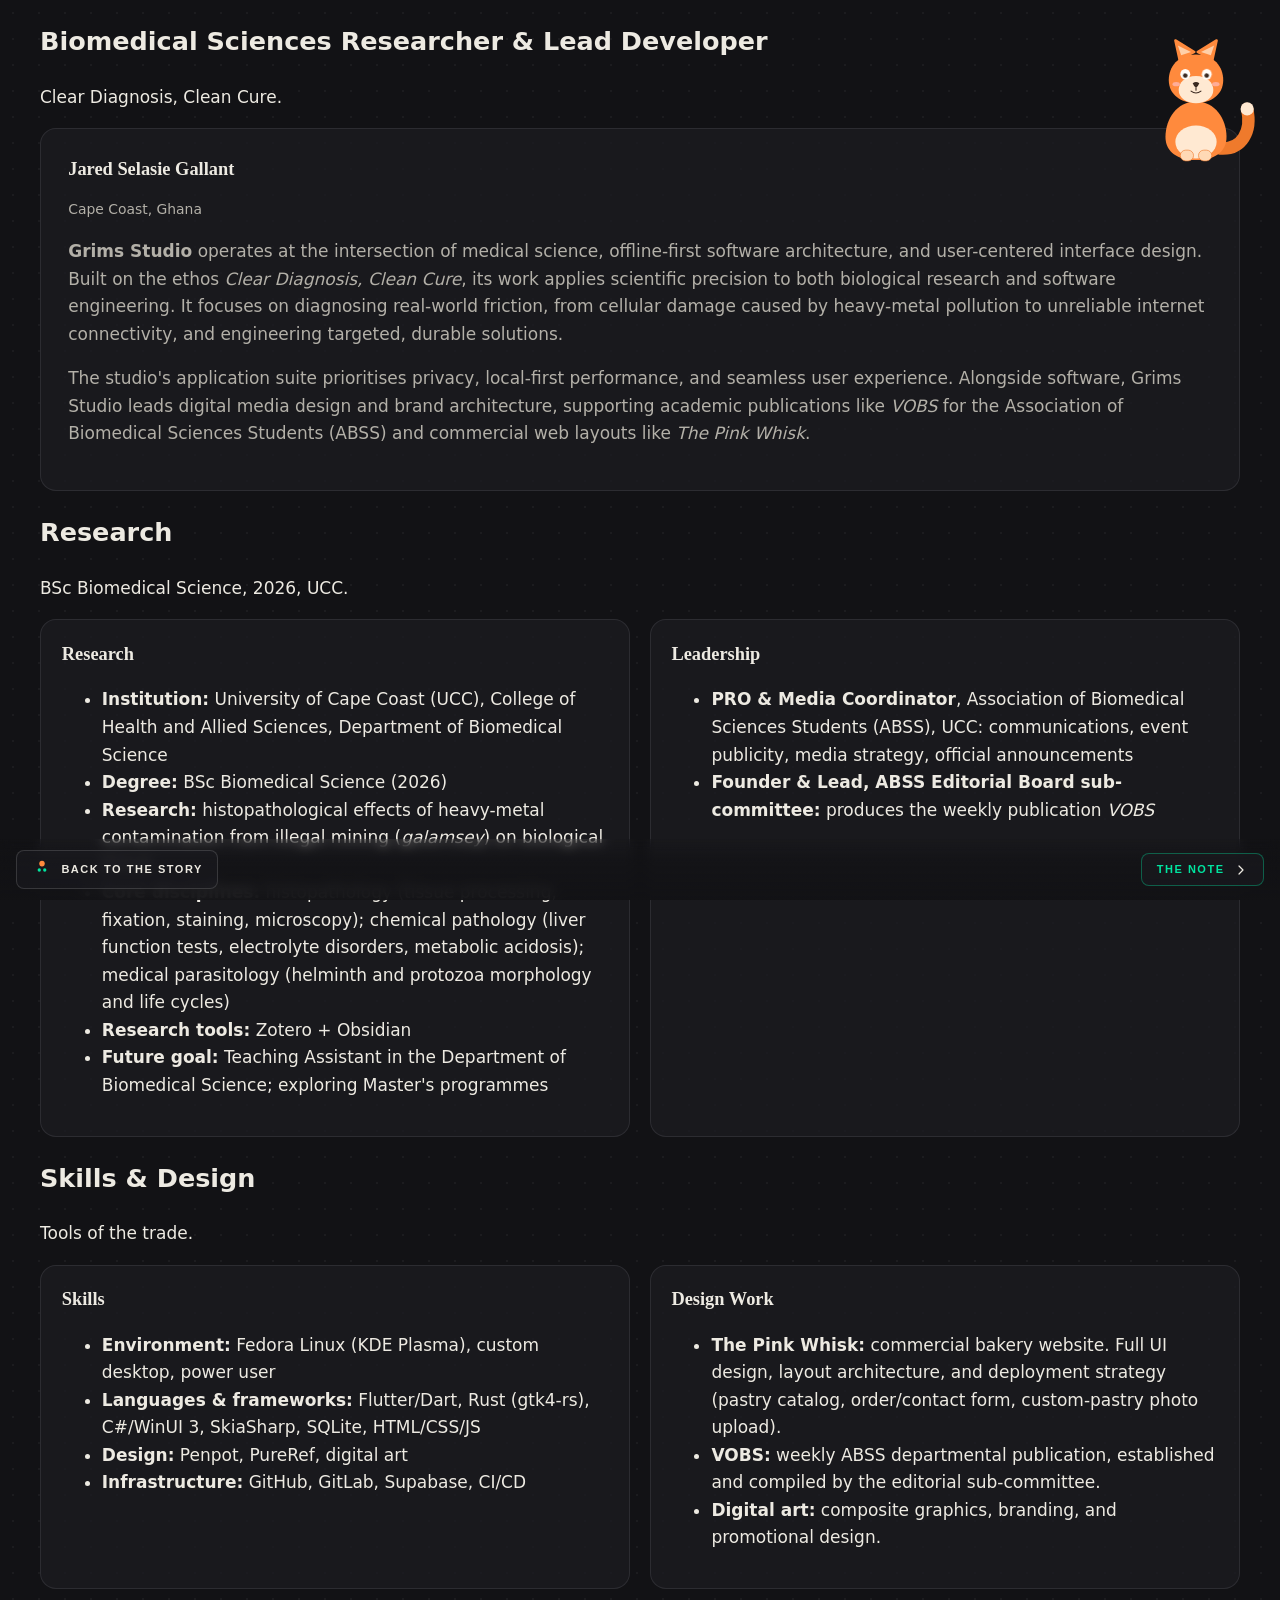
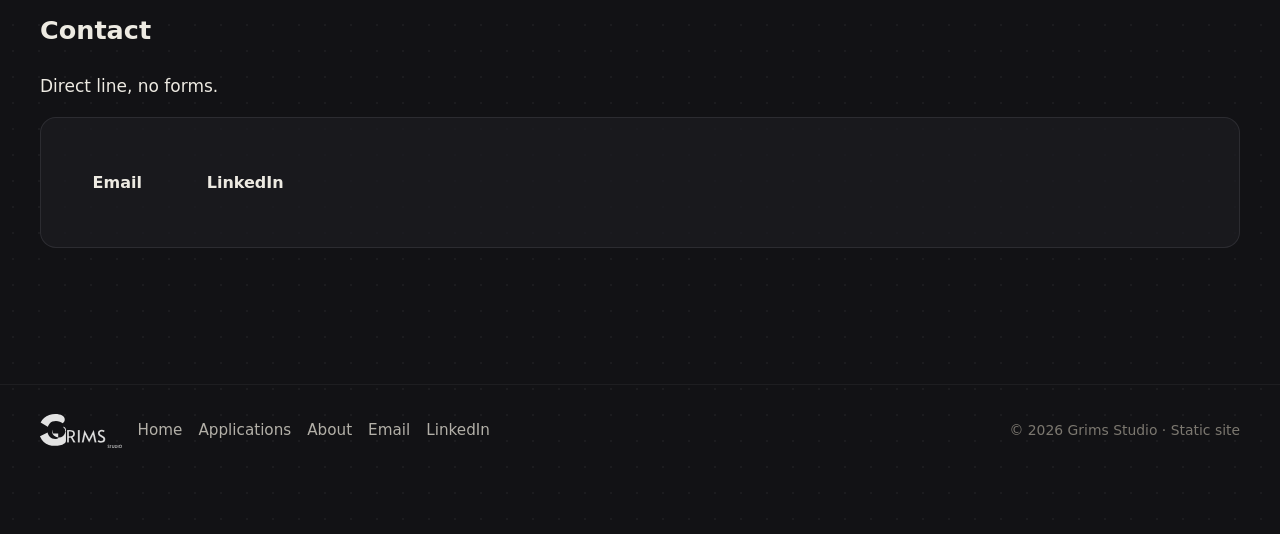
<file: docs/studio.html>
<!doctype html>
<html lang="en">
<head>
  <meta charset="utf-8" />
  <meta name="viewport" content="width=device-width, initial-scale=1" />
  <title>Grims Studio — Clear Diagnosis, Clean Cure.</title>
  <meta name="description" content="Grims Studio: Clear Diagnosis, Clean Cure. Offline-first, privacy-conscious apps by Jared Selasie Gallant, Biomedical Sciences Researcher &amp; Lead Developer." />
  <meta property="og:title" content="Grims Studio — Clear Diagnosis, Clean Cure." />
  <meta property="og:description" content="Grims Studio: Clear Diagnosis, Clean Cure. Offline-first, privacy-conscious apps by Jared Selasie Gallant, Biomedical Sciences Researcher &amp; Lead Developer." />
  <meta property="og:type" content="website" />
  <meta property="og:image" content="./og-preview.png" />
  <style>html.js-fade body{opacity:0}html.js-fade.page-ready body{opacity:1;transition:opacity .34s ease}</style>
  <script>document.documentElement.classList.add('js-fade');setTimeout(function(){document.documentElement.classList.add('page-ready')},1600);</script>
  <link rel="stylesheet" href="./style.css" />
  <link rel="stylesheet" href="./story.css" />
  <link rel="icon" href="./grims-mark.svg" type="image/svg+xml" />
  <link rel="canonical" href="https://jaredselasiegallant-sudo.github.io/Grims-studio/studio.html" />
</head>
<body class="has-story-foot">
  <a class="skip-link" href="#main">Skip to content</a>

  <main id="main">

    <section class="block section-fox" aria-label="Studio">
      <div class="wrap">
        <div class="fox-corner"><svg class="fox fox-corner" viewBox="0 0 320 320" role="img" aria-hidden="true" focusable="false">
      <title>Kit, the Grims Studio fox</title>
      <g class="fx-tail">
        <path d="M218 280 C 272 284 296 238 284 184" fill="none" stroke="#EF7A2C" stroke-width="30" stroke-linecap="round"/>
        <circle cx="284" cy="184" r="16" fill="#FFE9D2"/>
      </g>
      <g class="fx-body">
        <path d="M160 166 C 114 166 86 208 86 252 C 86 290 118 308 160 308 C 202 308 234 290 234 252 C 234 208 206 166 160 166 Z" fill="#FF8A3D"/>
        <ellipse cx="160" cy="264" rx="50" ry="40" fill="#FFE9D2"/>
      </g>
      <g class="fx-paws">
        <rect x="122" y="284" width="32" height="26" rx="13" fill="#FFD9B5" stroke="#EF7A2C" stroke-width="1.5"/>
        <rect x="166" y="284" width="32" height="26" rx="13" fill="#FFD9B5" stroke="#EF7A2C" stroke-width="1.5"/>
      </g>
      
      <g class="fx-neck">
        <g class="fx-head">
          <g class="fx-ear fx-ear-l">
            <path d="M120 64 L110 18 L156 46 Z" fill="#FF8A3D" stroke="#FF8A3D" stroke-width="6" stroke-linejoin="round"/>
            <path d="M124 54 L116 30 L148 46 Z" fill="#FFCFA8"/>
          </g>
          <g class="fx-ear fx-ear-r">
            <path d="M200 64 L210 18 L164 46 Z" fill="#FF8A3D" stroke="#FF8A3D" stroke-width="6" stroke-linejoin="round"/>
            <path d="M196 54 L204 30 L172 46 Z" fill="#FFCFA8"/>
          </g>
          <path d="M160 52 C 116 52 94 82 94 114 C 94 150 124 170 160 170 C 196 170 226 150 226 114 C 226 82 204 52 160 52 Z" fill="#FF8A3D"/>
          <path d="M160 104 C 134 104 118 120 118 138 C 118 158 138 170 160 170 C 182 170 202 158 202 138 C 202 120 186 104 160 104 Z" fill="#FFE9D2"/>
          <g class="fx-eyes">
            <g class="fx-eye fx-eye-l">
              <ellipse cx="134" cy="100" rx="12" ry="13" fill="#FFFDF8"/>
              <circle class="fx-pupil" cx="134" cy="103" r="5.5" fill="#3A2A21"/>
              <circle cx="137" cy="96" r="2.2" fill="#FFFFFF"/>
            </g>
            <g class="fx-eye fx-eye-r">
              <ellipse cx="186" cy="100" rx="12" ry="13" fill="#FFFDF8"/>
              <circle class="fx-pupil" cx="186" cy="103" r="5.5" fill="#3A2A21"/>
              <circle cx="189" cy="96" r="2.2" fill="#FFFFFF"/>
            </g>
          </g>
          <g class="fx-squint">
            <path d="M122 100 Q134 90 146 100" fill="none" stroke="#3A2A21" stroke-width="3.5" stroke-linecap="round"/>
            <path d="M174 100 Q186 90 198 100" fill="none" stroke="#3A2A21" stroke-width="3.5" stroke-linecap="round"/>
          </g>
          <ellipse cx="112" cy="124" rx="9" ry="5" fill="#FFB3A7" opacity=".85"/>
          <ellipse cx="208" cy="124" rx="9" ry="5" fill="#FFB3A7" opacity=".85"/>
          <path d="M152 122 Q160 116 168 122 Q164 132 160 133 Q156 132 152 122 Z" fill="#3A2A21"/>
          <path d="M160 133 L160 139 M148 141 Q160 150 172 141" fill="none" stroke="#3A2A21" stroke-width="2.6" stroke-linecap="round" stroke-linejoin="round"/>
        </g>
      </g>
    </svg></div>
        <div class="section-head">
          <h2>Biomedical Sciences Researcher &amp; Lead Developer</h2>
          <p>Clear Diagnosis, Clean Cure.</p>
        </div>
        <div class="prose">
          <h3>Jared Selasie Gallant</h3>
          <p class="quiet">Cape Coast, Ghana</p>
          <p><strong>Grims Studio</strong> operates at the intersection of medical science, offline-first software architecture, and user-centered interface design. Built on the ethos <em>Clear Diagnosis, Clean Cure</em>, its work applies scientific precision to both biological research and software engineering. It focuses on diagnosing real-world friction, from cellular damage caused by heavy-metal pollution to unreliable internet connectivity, and engineering targeted, durable solutions.</p>
<p>The studio's application suite prioritises privacy, local-first performance, and seamless user experience. Alongside software, Grims Studio leads digital media design and brand architecture, supporting academic publications like <em>VOBS</em> for the Association of Biomedical Sciences Students (ABSS) and commercial web layouts like <em>The Pink Whisk</em>.</p>
        </div>
      </div>
    </section>
    <section class="block" aria-label="Research">
      <div class="wrap">
        <div class="section-head"><h2>Research</h2><p>BSc Biomedical Science, 2026, UCC.</p></div>
        <div class="two-col">
          <div class="mini"><h3>Research</h3><ul>
<li><strong>Institution:</strong> University of Cape Coast (UCC), College of Health and Allied Sciences, Department of Biomedical Science</li>
<li><strong>Degree:</strong> BSc Biomedical Science (2026)</li>
<li><strong>Research:</strong> histopathological effects of heavy-metal contamination from illegal mining (<em>galamsey</em>) on biological tissue</li>
<li><strong>Core disciplines:</strong> histopathology (tissue processing, fixation, staining, microscopy); chemical pathology (liver function tests, electrolyte disorders, metabolic acidosis); medical parasitology (helminth and protozoa morphology and life cycles)</li>
<li><strong>Research tools:</strong> Zotero + Obsidian</li>
<li><strong>Future goal:</strong> Teaching Assistant in the Department of Biomedical Science; exploring Master's programmes</li>
</ul></div>
          <div class="mini"><h3>Leadership</h3><ul>
<li><strong>PRO &amp; Media Coordinator</strong>, Association of Biomedical Sciences Students (ABSS), UCC: communications, event publicity, media strategy, official announcements</li>
<li><strong>Founder &amp; Lead, ABSS Editorial Board sub-committee:</strong> produces the weekly publication <em>VOBS</em></li>
</ul></div>
        </div>
      </div>
    </section>
    <section class="block" aria-label="Skills + design">
      <div class="wrap">
        <div class="section-head"><h2>Skills &amp; Design</h2><p>Tools of the trade.</p></div>
        <div class="two-col">
          <div class="mini"><h3>Skills</h3><ul>
<li><strong>Environment:</strong> Fedora Linux (KDE Plasma), custom desktop, power user</li>
<li><strong>Languages &amp; frameworks:</strong> Flutter/Dart, Rust (gtk4-rs), C#/WinUI 3, SkiaSharp, SQLite, HTML/CSS/JS</li>
<li><strong>Design:</strong> Penpot, PureRef, digital art</li>
<li><strong>Infrastructure:</strong> GitHub, GitLab, Supabase, CI/CD</li>
</ul></div>
          <div class="mini"><h3>Design Work</h3><ul>
<li><strong>The Pink Whisk:</strong> commercial bakery website. Full UI design, layout architecture, and deployment strategy (pastry catalog, order/contact form, custom-pastry photo upload).</li>
<li><strong>VOBS:</strong> weekly ABSS departmental publication, established and compiled by the editorial sub-committee.</li>
<li><strong>Digital art:</strong> composite graphics, branding, and promotional design.</li>
</ul></div>
        </div>
      </div>
    </section>
    <section class="block" id="contact" aria-label="Contact">
      <div class="wrap">
        <div class="section-head"><h2>Contact</h2><p>Direct line, no forms.</p></div>
        <div class="prose contact-box"><a class="btn btn-ghost" href="mailto:jaredselasiegallant@gmail.com">Email</a><a class="btn btn-ghost" href="https://linkedin.com/in/jared-gallant" target="_blank" rel="noopener noreferrer">LinkedIn</a></div>
      </div>
    </section>
  </main>

<div class="story-foot">
  <a class="story-foot__link" href="./index.html#q1-quiet" aria-label="Back to the story">
    <svg class="story-foot__fox" viewBox="0 0 24 24" fill="none" xmlns="http://www.w3.org/2000/svg" aria-hidden="true"><ellipse cx="12" cy="5" rx="3" ry="3.2" fill="#FF8A3D"/><path d="M10.6 5.6L8.7 3.4c-.4.4-.4 1 .1 1.4l1 1.2c.4-.3.7-.1.8.3"/><path d="M13.4 5.6L15.3 3.4c.4.4.3 1-.2 1.4l-1 1.2c-.4-.3-.7-.1-.8.3"/><circle cx="9" cy="12" r="1.8" fill="#00E5A0"/><circle cx="15" cy="12" r="1.8" fill="#00E5A0"/><path d="M10.8 13.6h2.4"/><path d="M11.6 15.2h1.2"/><path d="M12 17q-1.2 1.6-2.4 2.6"/></svg>
    <span>Back to the story</span>
  </a>
  <a class="story-foot__next" href="./index.html#q5-end" aria-label="Continue to The Note">
    <span>The Note</span>
    <svg viewBox="0 0 24 24" fill="none" stroke="#EDEAE2" stroke-width="1.8" stroke-linecap="round" stroke-linejoin="round" aria-hidden="true">
      <path d="M9 6l6 6-6 6"/>
    </svg>
  </a>
</div>
<footer class="footer">
    <div class="wrap footer-inner">
      <img class="footer-logo" src="./grims-logo-horizontal.svg" alt="Grims Studio" height="30" />
      <nav aria-label="Footer">
        <a href="./index.html">Home</a>
        <a href="./applications.html">Applications</a>
        <a href="./about.html">About</a>
        <a href="mailto:jaredselasiegallant@gmail.com">Email</a><a href="https://linkedin.com/in/jared-gallant" target="_blank" rel="noopener noreferrer">LinkedIn</a>
      </nav>
      <span class="quiet" style="margin-left:auto">© 2026 Grims Studio · Static site</span>
    </div>
  </footer>
  <script src="./app.js" defer></script>
  <script src="./transitions.js" defer></script>

</body>
</html>
</file>
<file: dist/style.css>
/* Grims Studio — Clinical Lab theme
   Dark ink #121417 / Warm paper #FAF7F2 / Lab teal #0E7C6B
   System fonts only. No external dependencies. */
:root {
  --paper: #FAF7F2;
  --paper-2: #F2EDE3;
  --ink: #121417;
  --ink-soft: #3A3F45;
  --muted: #6B7280;
  --line: #E3DCCF;
  --line-dark: #2A2E33;
  --accent: #0E7C6B;
  --accent-deep: #0A5C50;
  --accent-tint: #DDF0EB;
  --card: #FFFFFF;
  --radius: 14px;
  --max: 1120px;
  --font-display: Georgia, "Iowan Old Style", Charter, "Times New Roman", serif;
  --font-body: system-ui, -apple-system, "Segoe UI", Inter, Roboto, "Helvetica Neue", Arial, sans-serif;
  --font-mono: ui-monospace, "Cascadia Code", "SF Mono", Menlo, Consolas, monospace;
}
* { box-sizing: border-box; }
html { scroll-behavior: smooth; }
@media (prefers-reduced-motion: reduce) {
  html { scroll-behavior: auto; }
  *, *::before, *::after { animation: none !important; transition: none !important; }
}
body {
  margin: 0;
  font-family: var(--font-body);
  background:
    radial-gradient(circle at 88% 6%, rgba(14,124,107,.08) 0 180px, transparent 181px),
    linear-gradient(rgba(18,20,23,.035) 1px, transparent 1px),
    linear-gradient(90deg, rgba(18,20,23,.035) 1px, transparent 1px),
    var(--paper);
  background-size: auto, 28px 28px, 28px 28px, auto;
  color: var(--ink);
  line-height: 1.6;
  font-size: 17px;
}
.skip-link {
  position: absolute; left: -9999px; top: 0;
  background: var(--ink); color: #fff; padding: .6rem 1rem; z-index: 50;
  border-radius: 0 0 8px 0;
}
.skip-link:focus { left: 0; }
a { color: var(--accent-deep); }
a:hover { color: var(--accent); }
:focus-visible { outline: 3px solid var(--accent); outline-offset: 3px; border-radius: 4px; }
.wrap { max-width: var(--max); margin: 0 auto; padding: 0 1.25rem; }

/* Header */
.site-header {
  position: sticky; top: 0; z-index: 20;
  background: rgba(250,247,242,.92);
  backdrop-filter: blur(10px);
  border-bottom: 1px solid var(--line);
}
.header-inner { display: flex; align-items: center; gap: 1rem; padding: .8rem 1.25rem; max-width: var(--max); margin: 0 auto; }
.wordmark { display: flex; align-items: center; gap: .65rem; text-decoration: none; color: var(--ink); font-weight: 800; letter-spacing: .02em; }
.wordmark-mark {
  width: 34px; height: 34px; border-radius: 9px; display: grid; place-items: center;
  background: var(--ink); color: var(--paper); font-family: var(--font-mono); font-size: .8rem; font-weight: 700;
  border: 2px solid var(--ink); position: relative;
}
.wordmark-mark::after { content: "+"; position: absolute; right: -7px; top: -9px; background: var(--accent); color: #fff; width: 16px; height: 16px; border-radius: 50%; font-size: 12px; line-height: 16px; }
.wordmark small { display: block; font-weight: 500; color: var(--muted); font-size: .75rem; letter-spacing: .08em; text-transform: uppercase; }
.site-nav { margin-left: auto; display: flex; gap: .25rem; align-items: center; flex-wrap: wrap; }
.site-nav a { text-decoration: none; color: var(--ink-soft); padding: .5rem .75rem; border-radius: 8px; font-weight: 600; font-size: .95rem; }
.site-nav a:hover { background: var(--paper-2); color: var(--ink); }
.nav-cta { border: 1.5px solid var(--ink) !important; color: var(--ink) !important; }
.nav-cta:hover { background: var(--ink) !important; color: var(--paper) !important; }

/* Hero */
.hero { padding: 3.5rem 0 2rem; }
.hero-grid { display: grid; grid-template-columns: 1.6fr .9fr; gap: 2rem; align-items: start; }
@media (max-width: 860px) { .hero-grid { grid-template-columns: 1fr; } }
.eyebrow {
  display: inline-flex; align-items: center; gap: .5rem;
  font-family: var(--font-mono); font-size: .8rem; letter-spacing: .06em;
  background: var(--ink); color: var(--paper); padding: .35rem .7rem; border-radius: 999px;
}
.eyebrow i { width: 8px; height: 8px; border-radius: 50%; background: #2DD4BF; display: inline-block; }
.hero h1 { font-family: var(--font-display); font-size: clamp(2.2rem, 5vw, 3.6rem); line-height: 1.04; margin: .9rem 0 .4rem; letter-spacing: -0.02em; }
.hero h1 span { font-style: italic; font-weight: 400; }
.role-line { font-size: 1.15rem; color: var(--ink-soft); font-weight: 600; margin: 0 0 .6rem; }
.tagline { font-family: var(--font-display); font-style: italic; font-size: 1.35rem; color: var(--accent-deep); margin: .2rem 0 .8rem; }
.lede { color: var(--ink-soft); max-width: 62ch; margin: 0 0 1.4rem; }
.hero-actions { display: flex; gap: .7rem; flex-wrap: wrap; margin-bottom: 1rem; }
.btn {
  display: inline-flex; align-items: center; gap: .5rem;
  padding: .75rem 1.15rem; border-radius: 10px; font-weight: 750; text-decoration: none;
  border: 1.5px solid var(--ink);
}
.btn-primary { background: var(--accent); border-color: var(--accent-deep); color: #fff; }
.btn-primary:hover { background: var(--accent-deep); color: #fff; }
.btn-ghost { background: transparent; color: var(--ink); }
.btn-ghost:hover { background: var(--ink); color: var(--paper); }
.hero-meta { display: flex; gap: 1rem; flex-wrap: wrap; font-size: .9rem; color: var(--muted); font-family: var(--font-mono); }
.hero-card {
  background: var(--card); border: 1px solid var(--line); border-radius: var(--radius);
  padding: 1.1rem 1.15rem; box-shadow: 0 10px 30px rgba(18,20,23,.06);
}
.hero-card h2 { font-family: var(--font-mono); font-size: .8rem; letter-spacing: .08em; text-transform: uppercase; color: var(--muted); margin: 0 0 .7rem; }
.specimen { display: grid; gap: .5rem; font-size: .95rem; }
.specimen div { display: flex; justify-content: space-between; gap: 1rem; border-bottom: 1px dashed var(--line); padding-bottom: .45rem; }
.specimen dt { color: var(--muted); } .specimen dd { margin: 0; font-weight: 650; text-align: right; }

/* Sections */
section.block { padding: 2rem 0; }
.section-head { display: flex; align-items: baseline; gap: 1rem; border-top: 2px solid var(--ink); padding-top: .8rem; margin-bottom: 1.2rem; }
.section-head h2 { font-family: var(--font-display); font-size: 1.7rem; margin: 0; letter-spacing: -0.01em; }
.section-head p { margin: 0; color: var(--muted); }
.count-pill { margin-left: auto; font-family: var(--font-mono); font-size: .8rem; background: var(--paper-2); border: 1px solid var(--line); padding: .2rem .6rem; border-radius: 999px; }

/* Controls */
.controls { display: flex; gap: .8rem; flex-wrap: wrap; align-items: center; margin-bottom: 1rem; background: var(--card); border: 1px solid var(--line); border-radius: var(--radius); padding: .8rem; }
.search-wrap { flex: 1 1 260px; display: flex; align-items: center; gap: .6rem; }
.search-wrap label { font-weight: 700; font-size: .9rem; }
.search-wrap input {
  flex: 1; padding: .65rem .8rem; border-radius: 9px; border: 1.5px solid var(--line);
  background: var(--paper); font-size: 1rem; color: var(--ink);
}
.filter-row { display: flex; gap: .45rem; flex-wrap: wrap; }
.filter-btn {
  border: 1.5px solid var(--line); background: var(--paper); color: var(--ink-soft);
  padding: .45rem .8rem; border-radius: 999px; font-weight: 650; cursor: pointer; font-size: .9rem;
}
.filter-btn[aria-pressed="true"] { background: var(--ink); color: var(--paper); border-color: var(--ink); }
.clear-btn { border: none; background: transparent; color: var(--accent-deep); font-weight: 700; cursor: pointer; text-decoration: underline; }
.no-results { display: none; border: 1.5px dashed var(--line); border-radius: var(--radius); padding: 1.5rem; text-align: center; background: var(--card); }
.no-results.show { display: block; }

/* Grid + cards */
.grid { display: grid; grid-template-columns: repeat(3, 1fr); gap: 1rem; }
@media (max-width: 960px) { .grid { grid-template-columns: repeat(2, 1fr); } }
@media (max-width: 620px) { .grid { grid-template-columns: 1fr; } }
.card {
  background: var(--card); border: 1px solid var(--line); border-radius: var(--radius);
  padding: 1rem; display: flex; flex-direction: column; gap: .7rem;
  position: relative;
}
.card.featured { border: 2px solid var(--ink); box-shadow: 0 12px 28px rgba(18,20,23,.08); }
.card.featured::before {
  content: "Featured"; position: absolute; top: -12px; left: 12px;
  background: var(--accent); color: #fff; font-family: var(--font-mono); font-size: .72rem;
  padding: .15rem .55rem; border-radius: 999px; letter-spacing: .05em;
}
.card-top { display: flex; gap: .8rem; align-items: center; }
.monogram {
  width: 46px; height: 46px; border-radius: 12px; flex: 0 0 46px;
  display: grid; place-items: center; font-weight: 800; font-family: var(--font-mono);
  background: var(--paper-2); border: 1px solid var(--line); color: var(--ink);
}
.card.featured .monogram { background: var(--ink); color: var(--paper); border-color: var(--ink); }
.card h3 { margin: 0; font-size: 1.12rem; line-height: 1.25; }
.card-badges { display: flex; gap: .4rem; flex-wrap: wrap; font-size: .78rem; }
.badge {
  display: inline-flex; align-items: center; gap: .35rem;
  border: 1px solid var(--line); border-radius: 999px; padding: .18rem .6rem;
  background: var(--paper); font-family: var(--font-mono); font-weight: 600;
}
.badge.status { border-color: var(--ink); }
.badge.cat { background: var(--accent-tint); border-color: #BFE3DA; color: var(--accent-deep); }
.card p.desc { margin: 0; color: var(--ink-soft); font-size: .97rem; }
.tags { display: flex; gap: .35rem; flex-wrap: wrap; }
.tags span { font-family: var(--font-mono); font-size: .76rem; background: var(--paper-2); border: 1px solid var(--line); padding: .15rem .5rem; border-radius: 6px; }
.card-actions { display: flex; gap: .6rem; margin-top: auto; padding-top: .3rem; flex-wrap: wrap; }
.card-actions a { font-weight: 750; font-size: .92rem; text-decoration: none; padding: .5rem .8rem; border-radius: 8px; border: 1.5px solid var(--ink); }
.action-open { background: var(--ink); color: var(--paper); }
.action-open:hover { background: #000; color: #fff; }
.action-src:hover { background: var(--paper-2); }
.card img { width: 100%; height: auto; border-radius: 10px; border: 1px solid var(--line); }

/* Prose */
.prose { background: var(--card); border: 1px solid var(--line); border-radius: var(--radius); padding: 1.4rem 1.5rem; }
.prose h2, .prose h3 { font-family: var(--font-display); }
.prose ul { padding-left: 1.2rem; }
.prose li { margin-bottom: .35rem; }
.two-col { display: grid; grid-template-columns: 1fr 1fr; gap: 1rem; }
@media (max-width: 800px) { .two-col { grid-template-columns: 1fr; } }
.mini { background: var(--paper); border: 1px solid var(--line); border-radius: 12px; padding: 1rem 1.1rem; }
.mini h3 { margin-top: 0; font-family: var(--font-mono); font-size: .85rem; text-transform: uppercase; letter-spacing: .07em; color: var(--muted); }

/* Contact / footer */
.contact-box { display: flex; gap: 1rem; flex-wrap: wrap; align-items: center; }
.footer { border-top: 2px solid var(--ink); margin-top: 2rem; padding: 1.4rem 0 2rem; color: var(--ink-soft); font-size: .93rem; }
.footer-inner { display: flex; gap: 1rem; flex-wrap: wrap; align-items: center; }
.footer nav { display: flex; gap: .8rem; }
.footer nav a { color: var(--ink-soft); }
.quiet { color: var(--muted); font-size: .85rem; }
</file>
<file: docs/style.css>
/* ============================================================
   Grims Studio — Cyber-Clinical dark system
   Palette: Deep obsidian + Electric Vermilion + Bioluminescent Cyan
   Phone-free, static-by-default. Prefers-reduced-motion honored.
   No external deps. The fox mascot stays inline SVG + anime.js.
   ============================================================ */

:root {
  /* ---- deep obsidian base ---- */
  --bg-0: #121215;          /* deepest shadow */
  --bg-1: #16161b;          /* panel base   */
  --bg-2: #1E1E24;          /* card/base    */
  --bg-3: #26262D;          /* raised border */
  --ink: #EDEAE2;           /* warm text on obsidian */
  --ink-soft: #B3B0A8;
  --muted: #7C7870;
  --line: rgba(255,255,255,0.085);
  --line-strong: rgba(255,255,255,0.14);
  --line-soft: rgba(255,255,255,0.05);

  /* ---- primary: electric vermilion ---- */
  --accent: #FF4D2D;
  --accent-deep: #C92D14;
  --accent-tint: rgba(255,77,45,0.16);
  --accent-glow: rgba(255,77,45,0.30);

  /* ---- secondary: bioluminescent cyan ---- */
  --cyan: #00E5A0;
  --cyan-deep: #00B482;
  --cyan-tint: rgba(0,229,160,0.16);
  --cyan-glow: rgba(0,229,160,0.30);

  /* ---- glassmorphism ---- */
  --card: rgba(28,28,34,0.72);
  --card-border: rgba(255,255,255,0.085);
  --glass-blur: 16px;

  /* ---- type ---- */
  --font-display: "Iowan Old Style", "Times New Roman", Georgia, serif;
  --font-body: system-ui, -apple-system, "Segoe UI", Roboto, "Helvetica Neue", Arial, sans-serif;
  --font-mono: "SF Mono", "Cascadia Code", "Fira Mono", Menlo, Consolas, monospace;
  --max: 1200px;
  --radius: 16px;
  --ease-out: cubic-bezier(0.16, 1, 0.3, 1);
  --ease-spring: cubic-bezier(0.34, 1.56, 0.64, 1);
  --ease-bounce: cubic-bezier(0.68, -0.55, 0.27, 1.55);

  /* motion roster */
  --dur-fast: 180ms;
  --dur-mid: 420ms;
  --dur-slow: 720ms;
  --ease-out-3: cubic-bezier(0.16, 1, 0.3, 1);
}

/* ---------- dot-matrix blueprint grid (background) ---------- */
body {
  margin: 0;
  font-family: var(--font-body);
  font-size: 1.0625rem;
  line-height: 1.62;
  color: var(--ink);
  background-color: var(--bg-0);
  background-image:
    radial-gradient(rgba(255,255,255,0.045) 1px, transparent 1.1px);
  background-size: 26px 26px;
  background-repeat: repeat;
}

/* soft glow near the cursor (JS-driven, optional) */
.mouse-glow {
  position: fixed; z-index: 0; pointer-events: none;
  border-radius: 50%; transform: translate(-50%, -50%);
  background: radial-gradient(circle, rgba(255,77,45,0.16), transparent 55%);
  opacity: 1; transition: opacity var(--dur-fast);
}
.mouse-glow::after {
  content: ""; position: absolute; inset: -40%;
  border-radius: 50%;
  background: radial-gradient(circle, rgba(255,255,255,0.05), transparent 60%);
}
.mouse-glow.off { opacity: 0; }

/* ---------- skip link ---------- */
.skip-link {
  position: absolute; left: -9999px; top: 0;
  background: var(--ink); color: #fff; padding: .7rem 1rem; z-index: 60;
  border-radius: 0 0 8px 0;
}
.skip-link:focus { left: 0; }

/* ---------- anchors ---------- */
a { color: var(--accent); }
a:hover { color: var(--cyan); }

:focus-visible {
  outline: 2px solid var(--accent);
  outline-offset: 3px;
  border-radius: 6px;
}

/* ---------- layout ---------- */
.wrap { max-width: var(--max); margin: 0 auto; padding: 0 1.4rem; }
.wrap-wide { max-width: 1400px; }

/* ---------- header ---------- */
.site-header {
  position: sticky; top: 0; z-index: 40;
  background: rgba(18,18,21,0.88);
  backdrop-filter: blur(14px);
  -webkit-backdrop-filter: blur(14px);
  border-bottom: 1px solid var(--line-soft);
}
.header-inner {
  display: flex; align-items: center; gap: 1rem;
  padding: .85rem 1.4rem; max-width: var(--max); margin: 0 auto;
}
.wordmark {
  display: flex; align-items: center; gap: .75rem;
  text-decoration: none; color: var(--ink); font-weight: 800;
  letter-spacing: .01em;
}
.wordmark-logo { width: 40px; height: 40px; flex: 0 0 40px; }
.wordmark small {
  display: block; font-weight: 600; color: var(--muted); font-size: .76rem;
  letter-spacing: .09em; text-transform: uppercase;
}
.site-nav { margin-left: auto; display: flex; gap: .2rem; align-items: center; flex-wrap: wrap; }
.site-nav a {
  text-decoration: none; color: var(--ink-soft); padding: .55rem .85rem;
  border-radius: 9px; font-weight: 650; font-size: .95rem;
}
.site-nav a:hover { color: var(--ink); background: var(--bg-3); }
.nav-cta {
  border: 1.5px solid var(--ink); color: var(--ink) !important;
  font-weight: 700; background: transparent;
}
.nav-cta:hover { background: var(--bg-3); color: var(--paper) !important; }
.site-nav a[aria-current="page"] {
  background: rgba(255,77,45,0.14); color: var(--accent);
}
.nav-cta[aria-current="page"] { background: rgba(255,77,45,0.14); color: var(--accent); }
.nav-toggle {
  display: none; margin-left: auto;
  border: 1.5px solid var(--line-strong); background: transparent;
  color: var(--ink); border-radius: 9px; padding: .45rem .7rem;
  font-size: 1.1rem; cursor: pointer; min-height: 44px; min-width: 44px;
}
@media (max-width: 760px) {
  .nav-toggle { display: inline-block; }
  .site-nav { display: none; width: 100%; flex-direction: column; align-items: stretch; }
  .site-nav.open { display: flex; }
  .site-nav a { padding: .7rem .8rem; min-height: 44px; }
  .header-inner { flex-wrap: wrap; }
}

/* ---------- buttons ---------- */
.btn {
  display: inline-flex; align-items: center; gap: .5rem;
  padding: .85rem 1.4rem; border-radius: 11px; font-weight: 750;
  text-decoration: none; font-size: 1rem; min-height: 46px;
  cursor: pointer; border: 2px solid transparent;
  transition: background var(--dur-fast) ease, transform var(--dur-fast) ease,
    box-shadow var(--dur-fast) ease, border-color var(--dur-fast) ease;
}
.btn:active { transform: translateY(1px) scale(0.99); }
.btn-primary {
  background: transparent; border-color: var(--accent); color: var(--accent);
  box-shadow: 0 0 0 0 rgba(255,77,45,0.45);
}
.btn-primary:hover {
  background: var(--accent); color: #fff;
  box-shadow: 0 0 18px var(--accent-glow);
}
.btn-magnet { cursor: none; position: relative; }
.btn-magnet:hover { transform: translate(0,0); }
.btn-ghost { background: transparent; color: var(--ink); }
.btn-ghost:hover { background: rgba(255,255,255,0.06); color: var(--ink); }
.btn-ghost-outline {
  background: transparent; border-color: var(--line-strong); color: var(--ink-soft);
}
.btn-ghost-outline:hover { border-color: var(--accent); color: var(--accent); }

/* magnetic button: offset toward the cursor */
.btn-magnet {
  cursor: none; position: relative;
  transition: transform var(--dur-fast) ease, box-shadow var(--dur-fast) ease;
}
.btn-magnet[data-mx] { transform: translate(calc(var(--mx) * 1px), calc(var(--my) * 1px)); }
.btn-magnet[data-mx]::after {
  content: ""; position: absolute; inset: -4px; border-radius: inherit;
  background: radial-gradient(circle, rgba(255,77,45,0.5), transparent 60%);
  pointer-events: none; opacity: 0; transition: opacity var(--dur-mid);
}

/* online status dots (bioluminescent) */
.status-dots { display: inline-flex; gap: .5rem; align-items: center; }
.status-dot {
  width: 9px; height: 9px; border-radius: 50%;
  background: var(--ink-soft); box-shadow: inset 0 0 0 1px rgba(255,255,255,0.06);
}
.status-dot.on { background: var(--cyan); box-shadow: 0 0 7px var(--cyan-glow); }
.status-dot.warn { background: var(--accent); box-shadow: 0 0 7px var(--accent-glow); }

/* ---------- BENTO GRID (hero above the fold) ---------- */
.bento {
  display: grid; gap: 1.25rem;
  grid-template-columns: repeat(4, 1fr);
  grid-auto-rows: 1fr;
}
.bento > .bento-banner { grid-column: 1 / -1; }
.bento-tile.bento-study { grid-column: span 2; grid-row: span 2; }
.kv { font-family: var(--font-mono); font-size: .78rem; font-weight: 800; letter-spacing: .06em; color: var(--muted); }
.bento-banner {
  grid-column: 1 / -1;
  display: grid; grid-template-columns: 1fr 1fr; gap: 1.5rem;
  align-items: center;
  background: var(--card);
  border: 1px solid var(--card-border); border-radius: var(--radius);
  padding: 1.7rem;
}
.bento-tile {
  position: relative; overflow: hidden;
  background: var(--card);
  border: 1px solid var(--card-border);
  border-radius: var(--radius);
  padding: 1.35rem;
  box-shadow: 0 6px 0 rgba(0,0,0,0.25);
}
.bento-tile::before {
  content: ""; position: absolute; inset: 0;
  background: linear-gradient(180deg, rgba(255,255,255,0.02), transparent 40%);
  pointer-events: none;
}
/* luminous gradient hairline border (Lunar) */
.glossy-border {
  position: relative; border: 1px solid transparent;
  background: linear-gradient(var(--card), var(--card)) padding-box,
              linear-gradient(135deg, rgba(255,77,45,.35), rgba(0,229,160,.20)) border-box;
  border-radius: inherit;
}
.glossy-border::after {
  content: ""; position: absolute; inset: -1px; margin: 1px;
  border-radius: inherit;
  background: linear-gradient(135deg, rgba(255,77,45,.45), rgba(0,229,160,.28));
  -webkit-mask: linear-gradient(#fff 0 0) content-box, linear-gradient(#fff 0 0);
  -webkit-mask-composite: xor; mask-composite: exclude;
  pointer-events: none;
}
.bento-tile-2x2 { grid-column: span 2; grid-row: span 2; }

.bento-tile-head { display: flex; align-items: center; gap: .8rem; margin-bottom: .9rem; }
.bento-tile-num {
  font-family: var(--font-mono); font-size: .78rem; font-weight: 800;
  color: var(--muted); letter-spacing: .08em; min-width: 1.4rem;
}
.bento-tile-title {
  font-family: var(--font-display); margin: 0; line-height: 1.15; letter-spacing: -0.01em;
}
.bento-tile-desc { color: var(--ink-soft); margin: 0; max-width: 62ch; font-size: .98rem; }

/* ---------- glass card (app card) ---------- */
.card {
  background: var(--card);
  border: 1px solid var(--card-border);
  border-radius: var(--radius);
  padding: 1.2rem 1.3rem;
  box-shadow: 0 4px 0 rgba(0,0,0,0.22);
  display: flex; flex-direction: column; gap: .7rem;
  position: relative;
}
.card.featured {
  border: 2px solid var(--accent);
  box-shadow: 0 8px 0 rgba(255,77,45,.18);
}
.card.featured::before {
  content: "Diagnostic"; position: absolute; top: -13px; left: 12px;
  background: var(--accent); color: #fff; font-family: var(--font-mono); font-size: .72rem;
  padding: .2rem .6rem; border-radius: 999px; letter-spacing: .05em;
}
.card-top { display: flex; gap: .9rem; align-items: center; }
.monogram {
  width: 52px; height: 52px; border-radius: 13px; flex: 0 0 52px;
  display: grid; place-items: center; font-weight: 800; font-family: var(--font-mono);
  background: var(--bg-3); border: 1px solid var(--card-border); color: var(--ink);
}
.card.featured .monogram { background: var(--ink); color: var(--paper); border-color: var(--ink); }
.card h3 { margin: 0; font-size: 1.15rem; line-height: 1.25; }
.card-badges { display: flex; gap: .4rem; flex-wrap: wrap; font-size: .8rem; }
.badge {
  display: inline-flex; align-items: center; gap: .35rem;
  border-radius: 999px; padding: .2rem .7rem;
  font-family: var(--font-mono); font-weight: 650; font-size: .82rem;
}
.status-active, .status-completed, .status-planned, .status-develop, .status-concept {
  display: inline-flex; align-items: center; gap: .35rem;
  border-radius: 999px; padding: .2rem .7rem;
  font-family: var(--font-mono); font-weight: 650; font-size: .82rem;
}
.status-active { background: var(--cyan-tint); color: var(--cyan-deep); border: 1px solid rgba(0,229,160,0.35); }
.status-completed { background: var(--accent-tint); color: var(--accent-deep); border: 1px solid rgba(255,77,45,0.35); }
.status-planned { background: var(--bg-3); color: var(--muted); border: 1px solid var(--card-border); }
.status-develop { background: var(--bg-3); color: var(--ink-soft); border: 1px solid var(--card-border); }
.status-concept { background: var(--bg-3); color: var(--muted); border: 1px solid var(--card-border); }

.card img { width: 100%; height: auto; border-radius: 12px; border: 1px solid var(--card-border); }
.card-top .card-badges { justify-content: flex-start; }
.card p.desc { margin: 0; color: var(--ink-soft); font-size: 1rem; }
.card-actions { display: flex; gap: .7rem; margin-top: auto; padding-top: .5rem; flex-wrap: wrap; }
.card-actions a {
  font-weight: 750; font-size: .94rem; text-decoration: none; padding: .6rem 1rem;
  border-radius: 9px; border: 1.5px solid var(--card-border); min-height: 46px;
  color: var(--ink);
}
.card-actions a:hover { background: rgba(255,255,255,0.06); border-color: var(--accent); color: var(--accent); }

/* ---------- controls ---------- */
.controls {
  display: flex; gap: 1rem; flex-wrap: wrap; align-items: center;
  margin-bottom: 1.2rem; background: var(--card);
  border: 1px solid var(--card-border); border-radius: var(--radius); padding: .9rem 1.1rem;
}
.search-wrap { flex: 1 1 260px; display: flex; align-items: center; gap: .7rem; }
.search-wrap label { font-weight: 700; font-size: .92rem; color: var(--ink); }
.search-wrap input {
  flex: 1; padding: .7rem .9rem; border-radius: 10px; border: 2px solid var(--card-border);
  background: var(--bg-2); font-size: 1rem; color: var(--ink); min-width: 0;
}
.filter-row { display: flex; gap: .45rem; flex-wrap: wrap; }
.filter-btn {
  border: 2px solid var(--card-border); background: var(--bg-2);
  color: var(--ink-soft); padding: .45rem .85rem; border-radius: 999px;
  font-weight: 650; cursor: pointer; font-size: .9rem; min-height: 44px;
  transition: background var(--dur-fast) ease, color var(--dur-fast) ease, border-color var(--dur-fast) ease;
}
.filter-btn[aria-pressed="true"] {
  background: rgba(255,77,45,.16); color: var(--accent); border-color: var(--accent);
}
.clear-btn { border: none; background: transparent; color: var(--accent); font-weight: 750; cursor: pointer; text-decoration: underline; font-size: .92rem; }
.no-results {
  display: none; border: 2px dashed var(--card-border); border-radius: var(--radius);
  padding: 1.5rem; text-align: center; background: var(--bg-2);
}
.no-results.show { display: block; }

/* ---------- grids + cards ---------- */
.grid { display: grid; grid-template-columns: repeat(4, 1fr); gap: 1.2rem; grid-auto-rows: 1fr; }
@media (max-width: 1000px) { .grid { grid-template-columns: repeat(3, 1fr); } }
@media (max-width: 820px) { .grid { grid-template-columns: repeat(2, 1fr); } }
@media (max-width: 560px) { .grid { grid-template-columns: 1fr; } }

.card { transition: transform var(--dur-fast) ease, box-shadow var(--dur-fast) ease; }
.card:hover { transform: translateY(-4px); box-shadow: 0 8px 0 rgba(0,0,0,0.26); }
.card-top { display: flex; gap: .9rem; align-items: center; }
.monogram {
  width: 52px; height: 52px; border-radius: 13px; flex: 0 0 52px;
  display: grid; place-items: center; font-weight: 800; font-family: var(--font-mono);
  background: var(--bg-3); border: 1px solid var(--card-border); color: var(--ink);
}
.card.featured .monogram { background: var(--ink); color: var(--paper); border-color: var(--ink); }
.card h3 { margin: 0; font-size: 1.15rem; line-height: 1.25; }
.card-badges { display: flex; gap: .4rem; flex-wrap: wrap; font-size: .8rem; }
.badge {
  display: inline-flex; align-items: center; gap: .35rem;
  border-radius: 999px; padding: .2rem .7rem;
  font-family: var(--font-mono); font-weight: 650; font-size: .82rem;
}
.badge.status { border-color: transparent; }
.card p.desc { margin: 0; color: var(--ink-soft); font-size: 1rem; }
.tags { display: flex; gap: .4rem; flex-wrap: wrap; }
.tags span {
  font-family: var(--font-mono); font-size: .74rem; background: var(--bg-2);
  border: 1px solid var(--card-border); padding: .15rem .55rem; border-radius: 6px;
}
.card-actions { display: flex; gap: .7rem; margin-top: auto; padding-top: .5rem; flex-wrap: wrap; }
.card-actions a {
  font-weight: 750; font-size: .94rem; text-decoration: none; padding: .6rem 1rem;
  border-radius: 9px; border: 1.5px solid var(--card-border); min-height: 46px;
  color: var(--ink);
}
.card-actions a:hover { background: rgba(255,255,255,0.06); border-color: var(--accent); color: var(--accent); }

/* ---------- prose / mini panels ---------- */
.prose, .mini {
  background: var(--card); border: 1px solid var(--card-border); border-radius: var(--radius);
}
.prose { padding: 1.6rem 1.7rem; }
.mini { padding: 1.2rem 1.3rem; }
.prose h2, .prose h3, .mini h3 { font-family: var(--font-display); margin: 0 0 .5rem; }
.prose h2, .mini h3, .prose h3 { font-size: 1.15rem; }
.prose p, .mini p { color: var(--ink-soft); }
.two-col { display: grid; grid-template-columns: 1fr 1fr; gap: 1.2rem; }
@media (max-width: 820px) { .two-col { grid-template-columns: 1fr; } }

/* ---------- contact + footer ---------- */
.contact-box { display: flex; gap: 1rem; flex-wrap: wrap; align-items: center; }
.footer { border-top: 1px solid var(--line-soft); margin-top: 2.5rem; padding: 1.8rem 0 2rem; color: var(--ink-soft); font-size: .95rem; }
/* The supplied logo art is solid black on a transparent canvas: invert it for
   the obsidian footer and cap the height so it stays a compact lockup. */
.footer-logo { height: 34px; width: auto; opacity: .88; filter: invert(1); }
.footer-inner { display: flex; gap: 1rem; flex-wrap: wrap; align-items: center; }
.footer nav { display: flex; gap: 1rem; }
.footer nav a { color: var(--ink-soft); text-decoration: none; }
.footer nav a:hover { color: var(--ink); }
.quiet { color: var(--muted); font-size: .87rem; }

/* ---------- shot placeholders ---------- */
.shot-placeholder {
  border: 1.5px dashed var(--card-border); border-radius: 12px;
  color: var(--muted); font-family: var(--font-mono); font-size: .85rem;
  text-align: center; padding: 1.4rem 1rem 1.1rem; display: flex; flex-direction: column;
  align-items: center; justify-content: center; gap: .5rem; background: var(--bg-2);
}
.shot-lett {
  width: 54px; height: 54px; border-radius: 13px;
  background: linear-gradient(135deg, var(--accent), var(--cyan)); color: #fff;
  display: grid; place-items: center; font-family: var(--font-mono); font-weight: 800; font-size: 1.2rem;
}
.shot-placeholder p { margin: 0; } .shot-placeholder .quiet { opacity: .72; }

/* ---------- TODO markers ---------- */
.todo { color: var(--muted); font-style: italic; }
.coming-soon { color: var(--muted); font-style: normal; font-size: .95rem; display: inline-flex; align-items: center; gap: .5rem; }
.coming-soon::before { content: "→"; color: var(--accent); font-weight: 700; }

/* ---------- page title + breadcrumb ---------- */
.page-title { font-family: var(--font-display); font-size: clamp(1.9rem, 4vw, 2.8rem); margin: .4rem 0 .6rem; letter-spacing: -0.02em; }
.breadcrumb ol { list-style: none; display: flex; flex-wrap: wrap; gap: .6rem; margin: 0; padding: 1rem 0 0; font-size: .92rem; }
.breadcrumb li + li::before { content: "/"; margin-right: .5rem; color: var(--muted); }
.breadcrumb [aria-current="page"] { color: var(--muted); }

/* ---------- app detail page ---------- */
.download-hero {
  background: var(--card); border: 1px solid var(--card-border); border-bottom: 5px solid var(--accent);
  border-radius: var(--radius); padding: 1.8rem 1.8rem 1.5rem;
}
.download-hero-top { display: flex; flex-direction: column; gap: 1rem; }
.lede { max-width: 76ch; margin: 0; }
.download-hero-actions { display: flex; flex-wrap: wrap; gap: 1rem; align-items: stretch; margin-top: 1.4rem; }
.primary-wrap { flex: 1 1 200px; min-width: 180px; }
.plat-wrap { flex: 1 1 300px; display: flex; flex-wrap: wrap; gap: .8rem; align-items: stretch; }
.primary-wrap .btn { width: 100%; }
.plat {
  display: flex; flex-direction: column; align-items: center; gap: .3rem;
  padding: .85rem 1rem; border-radius: 12px; border: 2px solid var(--card-border);
  background: var(--bg-2); text-decoration: none; color: var(--ink);
  min-width: 110px; transition: transform var(--dur-fast) ease, background var(--dur-fast) ease, border-color var(--dur-fast) ease;
}
.plat:hover { background: var(--bg-3); border-color: var(--accent); transform: translateY(-2px) scale(1.02); }
.plat-cap { font-family: var(--font-mono); font-size: .68rem; font-weight: 800; letter-spacing: .06em; text-transform: uppercase; color: var(--muted); }
.plat-desc { font-size: .8rem; font-weight: 650; color: var(--ink-soft); }
.privacy-note { font-size: .9rem; color: var(--ink-soft); }

.trust-bar {
  margin-top: 1.2rem; display: flex; align-items: center; gap: .8rem;
  font-size: .86rem; color: var(--ink-soft);
  background: var(--bg-2); border: 1px solid var(--card-border); border-radius: 999px; padding: .6rem 1.3rem;
}
.trust-dots { display: inline-flex; gap: .35rem; align-items: center; }
.trust-dots::before, .trust-dots::after {
  content: ""; display: inline-block; width: 8px; height: 8px; border-radius: 50%;
  background: var(--cyan); box-shadow: 0 0 5px var(--cyan-glow);
}
.trust-dots::after { background: var(--accent); box-shadow: 0 0 5px var(--accent-glow); }
.trust-text { flex: 1; text-align: center; }
.trust-text a { color: var(--accent); }

.shot-frame {
  border: 1px solid var(--card-border); border-radius: 14px; overflow: hidden; background: var(--bg-2);
}
.shot-frame img { width: 100%; height: auto; display: block; }

.vh { border-top: 2px solid var(--ink); padding-top: 1.3rem; }
.vh h2 { font-family: var(--font-display); margin: 0 0 .9rem; }
.vh p { margin: 0 0 .9rem; color: var(--muted); }
.vh ul { list-style: none; margin: 0; padding: 0; }
.vh li { display: flex; justify-content: space-between; gap: 1rem; padding: .6rem 0; border-bottom: 1px dashed var(--card-border); }
.vh a { font-weight: 750; color: var(--accent); }
.vh-tag {
  font-family: var(--font-mono); font-size: .66rem; font-weight: 800;
  background: var(--cyan-tint); color: var(--cyan-deep); border: 1px solid rgba(0,229,160,0.35);
  border-radius: 999px; padding: .1rem .6rem; white-space: nowrap;
}

.spec-grid { display: grid; grid-template-columns: 1fr 1fr; gap: 1.2rem; }
@media (max-width: 780px) { .spec-grid { grid-template-columns: 1fr; } }
.spec {
  border: 1px solid var(--card-border); border-radius: 14px; padding: 1.1rem 1.2rem; background: var(--bg-2);
}
.spec dt {
  font-size: .72rem; font-weight: 800; letter-spacing: .06em; text-transform: uppercase; color: var(--muted); margin-bottom: .25rem;
}
.spec dd { margin: 0; font-weight: 650; }

.faq-list { list-style: none; margin: 0; padding: 0; }
.faq-item {
  border: 1px solid var(--card-border); border-radius: 14px; margin-bottom: .9rem; overflow: hidden; background: var(--card);
}
.faq-item summary {
  cursor: pointer; list-style: none; display: flex; justify-content: space-between; align-items: center;
  padding: 1rem 1.2rem;
}
.faq-item summary::after { content: "▾"; font-size: .85rem; color: var(--muted); margin-left: .6rem; flex-shrink: 0; }
.faq-item[open] summary::after { content: "▴"; }
.faq-item p { padding: 0 1.2rem .95rem; color: var(--ink-soft); }
.faq-item[open] { border-color: var(--accent); }

/* ---------- motion & scroll ----------
   Hidden-until-revealed only applies when JS is on (html.js-fade is added by
   the inline head script in build.py). Without JS everything stays visible. */
.reveal { transition: opacity var(--dur-slow) var(--ease-out), transform var(--dur-slow) var(--ease-out); transition-delay: var(--reveal-delay, 0ms); }
html.js-fade .reveal { opacity: 0; transform: translateY(18px); }
html.js-fade .reveal.is-visible { opacity: 1; transform: none; }

/* Inner-page reveals. The class is added by app.js, so no-JS visitors
   always see the full page. */
.will-reveal {
  opacity: 0;
  transform: translateY(16px);
  transition: opacity 0.6s var(--ease-out), transform 0.6s var(--ease-out);
  transition-delay: calc(var(--i, 0) * 70ms);
}
.will-reveal.in { opacity: 1; transform: none; }

/* bento entrance choreography (spring physics) */
.bento-tile {
  opacity: 0; transform: translateY(20px);
  transition: opacity var(--dur-slow) var(--ease-spring), transform var(--dur-slow) var(--ease-spring), border-color var(--dur-slow) var(--ease-out);
}
.bento-tile.is-visible { opacity: 1; transform: none; }
.bento .bento-tile:first-child:not(.is-visible) { transition-delay: 0ms; }
.bento .bento-tile:nth-child(2):not(.is-visible) { transition-delay: 120ms; }
.bento .bento-tile:nth-child(3):not(.is-visible) { transition-delay: 240ms; }
.bento .bento-tile:nth-child(4):not(.is-visible) { transition-delay: 360ms; }

/* hero load drop-in (soft bounce) */
.hero-load { opacity: 0; animation: heroIn .9s var(--ease-out-3) forwards; }
@keyframes heroIn { from { opacity: 0; transform: translateY(16px); } to { opacity: 1; transform: none; } }

.magnet-target {
  cursor: none;
  position: relative;
  transition: transform var(--dur-fast) ease, box-shadow var(--dur-fast) ease;
}
.magnet-target[data-mx] { transform: translate(calc(var(--mx) * 1px), calc(var(--my) * 1px)); }
.magnet-target[data-mx]::after {
  content: "";
  position: absolute;
  inset: -4px;
  border-radius: inherit;
  background: radial-gradient(circle, rgba(255,77,45,0.5), transparent 60%);
  pointer-events: none;
  opacity: 0;
  transition: opacity var(--dur-mid);
}

/* spotlight border: follows the cursor, glows nearby cards */
.spotlight {
  position: fixed; z-index: 0; pointer-events: none; border-radius: 50%;
  background: radial-gradient(circle, rgba(255,255,255,0.22), transparent 45%);
  transform: translate(-50%, -50%);
  opacity: 0;
}
.card.spot { box-shadow: 0 0 0 1px transparent !important; }
.bento-tile.spot { border-color: rgba(255,255,255,.45) !important; box-shadow: 0 0 22px rgba(255,77,45,.4) !important; border-style: solid !important; }
.bento-banner.spot { border-color: rgba(255,255,255,.45) !important; box-shadow: 0 0 22px rgba(255,77,45,.4) !important; }

/* floating hearts / pill (pet / easter egg) */
.heart, .pill-float {
  position: absolute; pointer-events: none; font-size: 1.1rem; opacity: 0; filter: blur(2px);
}
.pill-float { font-size: 1.6rem; }

/* ---------- Kit the fox (mascot rig) ---------- */
.fox { display: block; overflow: visible; height: auto; }
.fox * { transform-box: view-box; }
.fx-tail    { transform-origin: 222px 286px; }
.fx-body    { transform-origin: 160px 300px; }
.fx-paws    { transform-origin: 160px 310px; }
.fx-neck    { transform-origin: 160px 168px; }
.fx-head    { transform-origin: 160px 118px; }
.fx-ear-l   { transform-origin: 130px 62px; }
.fx-ear-r   { transform-origin: 190px 62px; }
.fx-eyes    { transform-origin: 160px 100px; }
.fx-squint  { opacity: 0; }
.fx-pupil, .heart, .dot, .lens { will-change: transform, opacity; }

.section-fox .wrap { position: relative; }

/* fox drawn for the dark stage (cyber-clinical) */
.fox .fx-body { fill: #FF8A3D; }
.fox .fx-head, .fox .fx-ear { fill: #FF8A3D; }
.fox .fx-ear path:last-child { fill: #FFCFA8; }
.fox .fx-eye-inner { fill: #FFFDF8; }
.fox .fx-squint { stroke: #3A2A21; }

/* home hero stage */
.fox-hero .hero-grid { grid-template-columns: 1.1fr 1fr; }
.fox-stage {
  position: relative; min-height: 380px; display: grid; place-items: center;
  border-radius: inherit; overflow: hidden;
}
.fox-stage::before {
  content: ""; position: absolute; inset: 0;
  background:
    radial-gradient(circle, rgba(255,77,45,.12), transparent 55%),
    radial-gradient(circle, rgba(0,229,160,.05), transparent 50%);
  pointer-events: none;
}
.fox-stage .fox { cursor: none; position: relative; width: min(300px, 80%); cursor: pointer; }
.fox-stage .dot { position: absolute; border-radius: 50%; pointer-events: none; }

.home-notes { display: flex; gap: .8rem; flex-wrap: wrap; margin: 0 0 .4rem; padding: 0; }
.home-notes > div {
  flex: 1 1 150px; background: var(--bg-2); border: 1px solid var(--card-border); border-radius: 12px;
  padding: .7rem 1rem;
}
.home-notes dt {
  font-family: var(--font-mono); font-size: .68rem; text-transform: uppercase; letter-spacing: .07em; color: var(--muted);
}
.home-notes dd { margin: 0; font-weight: 750; font-size: .95rem; color: var(--ink); }

/* corner fox (applications / about / app detail) */
.fox-corner { position: absolute; top: 6px; right: 0; width: 132px; z-index: 3; }
.fox-corner .fox { width: 100%; cursor: pointer; }
.download-hero .fox-corner { top: -16px; right: -4px; }

/* 404 stage */
.nf-stage { display: flex; flex-direction: column; align-items: center; gap: .4rem; text-align: center; padding: 1rem 0; }
.nf-stage .fox { width: 250px; cursor: pointer; }
.nf-stage p { margin: 0; } .nf-stage p + p { margin-top: .35rem; }

/* floating hearts / pill floats */
.heart { position: absolute; pointer-events: none; font-size: 1rem; filter: blur(2px); }
.pill-float { font-size: 1.6rem; }

/* ---------- reduced motion ---------- */
@media (prefers-reduced-motion: reduce) {
  .reveal { opacity: 1; transform: none; transition: none; }
  .bento-tile { opacity: 1; transform: none; transition: none; }
  .hero-load { opacity: 1; animation: none; }
  .marquee-track { animation: none; }
  .mouse-glow, .spotlight { display: none; }
}

/* ---------- marquee strip ---------- */
.marquee { overflow: hidden; border-top: 1px solid var(--line-soft); border-bottom: 1px solid var(--line-soft); padding: .8rem 0; background: var(--bg-1); }
.marquee-track { display: flex; gap: 2rem; width: max-content; animation: scroll 32s linear infinite; }
.marquee-item {
  font-family: var(--font-mono); font-size: .8rem; font-weight: 700; letter-spacing: .08em;
  text-transform: uppercase; color: var(--muted);
}
@keyframes scroll { from { transform: translateX(0); } to { transform: translateX(-50%); } }
@media (prefers-reduced-motion: reduce) { .marquee-track { animation: none; } }

/* ---------- scroll-header depth ---------- */
.site-header.scrolled { box-shadow: 0 10px 24px rgba(0,0,0,.35); }
/* Easter-demo elements (the cat's interactive reactions) */
.goggles {
  position: absolute; pointer-events: none; z-index: 12;
  opacity: 0; transition: opacity var(--dur-fast) ease;
  filter: blur(6px); user-select: none;
}
.goggles i { position: absolute; background: #fff; }
.ripple-wave {
  position: absolute; pointer-events: none; border-radius: 50%;
  background: rgba(0,229,160,.45); box-shadow: 0 0 8px rgba(0,229,160,.55);
}
.fox-stage.docked .fox {
  transform: scale(0.6) translate(34px, -6px); opacity: .92;
}
</file>
<file: docs/story.css>
/* ============================================================
   Grims Studio — Story page (home) styles
   Scroll-driven storytelling. Cyber-Clinical dark theme.

   Scope: every rule below is pinned under .story-page so it never
   bumps into assets/style.css (the inner pages keep that theme).

   Timing edit guide
   =================
   --dur-* variables live in assets/style.css (the motion roster).
   --bg-0 / --bg-1 are the obsidian base palette.
   --accent = electric vermilion #FF4D2D | --cyan = bioluminescent #00E5A0
   --ink / --ink-soft = warm text on obsidian.

   Edit these numbers to retune the story:
     --fox-wake-at     scroll progress where the fox first wakes (0..1)
     --fox-point-at    scroll progress where the fox points (0..1)
     --reveal-offset   how far into the viewport a .reveal should trigger
   ============================================================ */

/* ---------- page shell: the whole story scrolls as one world ---------- */
.story-page {
  margin: 0;
  padding: 0;
  background: radial-gradient(120% 90% at 50% 0%, #1a1a22 0%, var(--bg-0) 55%, var(--bg-1) 100%);
  color: var(--ink);
  min-height: 100vh;
  /* clip (not hidden) keeps horizontal overflow contained WITHOUT creating a
     scroll container, which would break the sticky hero pin. */
  overflow-x: clip;
  scroll-behavior: smooth;
  -webkit-overflow-scrolling: touch;
}

/* one world, chapters stack without gaps */
.story-wrap {
  position: relative;
  display: flex;
  flex-direction: column;
  align-items: center;
  width: 100%;
}

/* ---------- parallax layers (absolute, chip away as you scroll) ---------- */
.story-page .scene {
  position: absolute;
  inset: 0;
  pointer-events: none;
  will-change: transform;
  z-index: 0;
}
/* dot-matrix blueprint grid (lights up near cursor) */
.story-page .scene::before {
  content: "";
  position: absolute;
  inset: 0;
  background-image: radial-gradient(rgba(255, 255, 255, 0.05) 1px, transparent 1px);
  background-size: 24px 24px;
  mask-image: radial-gradient(130% 90% at var(--glow-x, 50%) var(--glow-y, 50%), #000 55%, transparent 100%);
  -webkit-mask-image: radial-gradient(130% 90% at var(--glow-x, 50%) var(--glow-y, 50%), #000 55%, transparent 100%);
}
/* ambient gradient blob that drifts */
.story-page .scene::after {
  content: "";
  position: absolute;
  inset: 0;
  background: radial-gradient(circle at var(--bgx, 50%) var(--bgy, 50%), var(--bgc, var(--bg-1))), transparent;
  opacity: 0.30;
  will-change: transform, opacity;
}

/* ---------- chapters (full viewport each) ---------- */
.story-page .chapter {
  position: relative;
  display: flex;
  flex-direction: column;
  align-items: center;
  justify-content: center;
  width: 100%;
  min-height: 100vh;
  box-sizing: border-box;
  /* bottom padding keeps the fixed marker nav off the CTA */
  padding: 4vh 1.2rem calc(5.5rem + env(safe-area-inset-bottom));
  scroll-snap-align: start;
  overflow: hidden;
}
.story-page .chapter::before {
  content: "";
  position: absolute;
  inset: 0;
  background:
    radial-gradient(90% 70% at var(--act-x, 50%) 16%, var(--act-a, #121215), transparent 72%),
    var(--act-b, #16161b);
  box-shadow: inset 0 0 220px rgba(255, 255, 255, 0.02);
}

/* Each chapter carries its own palette. The scenes and the hover state read
   these variables, so the world changes hue as the story advances. */
.story-page .chapter[data-act="quiet"] {
  --act-a: #121215; --act-b: #0d0f14; --act-x: 30%;
  --bgc: rgba(0, 229, 160, 0.10);
}
.story-page .chapter[data-act="us"] {
  --act-a: #1a131a; --act-b: #121215; --act-x: 68%;
  --bgc: rgba(255, 77, 45, 0.12);
}
.story-page .chapter[data-act="make"] {
  --act-a: #1d1413; --act-b: #121215; --act-x: 42%;
  --bgc: rgba(255, 77, 45, 0.16);
}
.story-page .chapter[data-act="studio"] {
  --act-a: #101a19; --act-b: #121215; --act-x: 58%;
  --bgc: rgba(0, 229, 160, 0.14);
}
.story-page .chapter[data-act="end"] {
  --act-a: #151216; --act-b: #0d0f14; --act-x: 50%;
  --bgc: rgba(255, 77, 45, 0.16);
}

/* opening chapter: 170vh of scroll, content pinned for the performance */
.story-page .chapter--hero {
  min-height: 170vh;
  padding: 0;
  display: block;
  justify-content: flex-start;
  /* `clip` (not `hidden`) so the sticky hero-pin can still stick */
  overflow: clip;
}
.story-page .hero-pin {
  position: sticky;
  top: 0;
  min-height: 100vh;
  box-sizing: border-box;
  display: flex;
  flex-direction: column;
  align-items: center;
  justify-content: center;
  padding: 4vh 1.2rem calc(5.5rem + env(safe-area-inset-bottom));
}
.story-page .chapter--hero .fox-stage {
  flex: 0 0 auto;
}

/* ---------- chapter head ---------- */
.story-page .chapter-head {
  position: relative;
  z-index: 2;
  text-align: center;
  max-width: 1200px;
  padding: 2rem 1.5rem 1rem;
}
.story-page .chapter-head .eyebrow {
  font: 600 11px/1.4 monospace;
  letter-spacing: 0.32em;
  text-transform: uppercase;
  color: var(--cyan);
}
.story-page .chapter-head h1,
.story-page .chapter-head .chapter-title {
  font: 900 clamp(40px, 8vw, 96px)/1.02 Georgia, "Public Sans", serif;
  letter-spacing: -0.01em;
  color: var(--ink);
  margin: 0.4rem 0 0.6rem;
}
.story-page .chapter-head { transition: transform 0.5s var(--ease-out); }
.story-page .chapter:hover .chapter-head { transform: translateY(-2px); }
.story-page .chapter-head .pitch {
  font-family: "Public Sans", "Inter", sans-serif;
  font-size: clamp(15px, 2vw, 19px);
  line-height: 1.6;
  color: var(--ink-soft);
  max-width: 34em;
  margin: 0 auto;
}

/* ---------- lede (the mapped line, punchy) ---------- */
.story-page .lede {
  font-family: Georgia, "Public Sans", serif;
  font-size: clamp(17px, 2.4vw, 24px);
  line-height: 1.7;
  text-align: center;
  color: var(--ink);
  max-width: 30em;
  margin: 0.4rem 1rem 2.5rem;
}
.story-page .lede strong { color: var(--accent); }

/* ---------- chapter navigation (back to story + next chapter) ---------- */
.story-page .chapter-nav {
  position: relative;
  z-index: 3;
  display: flex;
  justify-content: space-between;
  align-items: center;
  width: 100%;
  max-width: 900px;
  padding: 0.7rem 1.5rem 0;
  flex-wrap: wrap;
  gap: 0.5rem;
}
.story-page .chapter-nav .back,
.story-page .chapter-nav .next {
  display: inline-flex;
  align-items: center;
  gap: 0.45rem;
  padding: 0.45rem 1rem;
  border-radius: 8px;
  font: 600 12px/1.2 "Public Sans", "Inter", sans-serif;
  background: rgba(28, 28, 34, 0.55);
  border: 1px solid var(--line-strong);
  color: var(--ink-soft);
  text-decoration: none;
  transition: transform var(--dur-fast) ease, background var(--dur-fast) ease,
              color var(--dur-fast) ease, border-color var(--dur-fast) ease, box-shadow var(--dur-fast) ease;
}
.story-page .chapter-nav .back span,
.story-page .chapter-nav .next span { text-transform: uppercase; letter-spacing: 0.12em; font-size: 11px; }

.story-page .chapter-nav .back:hover,
.story-page .chapter-nav .next:hover {
  transform: translateY(-1px);
  background: rgba(28, 28, 34, 0.78);
  color: var(--ink);
  border-color: rgba(255, 255, 255, 0.3);
}
.story-page .chapter-nav .back:focus-visible,
.story-page .chapter-nav .next:focus-visible {
  outline: 2px solid var(--cyan);
  outline-offset: 2px;
}

/* ---------- fox (protagonist) ---------- */
/* Reset the shared .fox-stage panel from style.css: the story page does not
   want its 380px panel, grid centring, clipping or gradient plate. */
.story-page .fox-stage {
  position: relative;
  flex: 0 0 auto;
  min-height: 0;
  display: flex;
  align-items: center;
  justify-content: center;
  overflow: visible;
  border-radius: 0;
  z-index: 2;
}
.story-page .fox-stage::before { display: none; }
.story-page .fox-stage .fox { width: auto; cursor: pointer; }
/* Height-driven so the fox always fits its chapter; the viewBox keeps the
   square aspect (width follows height). */
.story-page .fox-stage svg {
  display: block;
  width: auto;
  height: clamp(190px, 32vh, 360px);
  filter: drop-shadow(0 18px 40px rgba(255, 77, 45, 0.18));
}
.story-page .chapter--hero .fox-stage svg { height: clamp(210px, 36vh, 400px); }
/* Sleeping: hide the open eyes, show the closed-eye arcs + drifting z's. */
.story-page .fox--sleeping .fx-eyes,
.story-page .fox-stage.is-sleeping .fx-eyes { opacity: 0; }
.story-page .fox--sleeping .fx-squint,
.story-page .fox-stage.is-sleeping .fx-squint { opacity: 1; }
.story-page .fox--sleeping .fx-head { transform: rotate(-4deg) translateY(3px); }
.story-page .fox--sleeping .fx-ear { transform: rotate(-16deg); }
.story-page .fox--sleeping .fx-tail { transform: rotate(6deg); }
.story-page .fox-stage.is-sleeping::after {
  content: "z  z";
  position: absolute;
  top: 2%;
  right: 4%;
  font: 700 20px/1 var(--font-display, Georgia, serif);
  color: var(--cyan);
  letter-spacing: 0.2em;
  opacity: 0.8;
  pointer-events: none;
  animation: zdrift 3.4s ease-in-out infinite;
}
@keyframes zdrift {
  0%, 100% { transform: translateY(0); opacity: 0.6; }
  50% { transform: translateY(-10px); opacity: 0.95; }
}

/* Awake idle (chapters 2–5, and the hero once the stretch settles). */
.story-page .fox--awake .fx-eyes,
.story-page .fox-stage.is-awake .fx-eyes { animation: blink 6s ease-in-out infinite; }
.story-page .fox--awake .fx-tail { animation: tailSway 6s ease-in-out infinite alternate; }
.story-page .fox--awake .fx-body { animation: breath 5s ease-in-out infinite alternate; }
/* pointing toward the next chapter */
.story-page .fox--point .fx-head { transform: rotate(14deg) translateX(6px); animation: headBob 3s ease-in-out infinite; }
.story-page .fox--point .fx-ear { animation: earPerk 3s ease-in-out infinite; }
.story-page .fox--point .fx-body { animation: breath 4s ease-in-out infinite alternate; }

@keyframes breath {
  0% { transform: scaleY(0.985) translateY(2px); }
  100% { transform: scaleY(1.015) translateY(-2px); }
}
@keyframes tailSway {
  0% { transform: rotate(6deg); }
  50% { transform: rotate(-8deg); }
  100% { transform: rotate(6deg); }
}
@keyframes blink {
  0%, 99% { transform: scaleY(1); }
  99.5% { transform: scaleY(0.15); }
  100% { transform: scaleY(1); }
}
@keyframes headBob {
  0%, 100% { transform: translateY(0); }
  50% { transform: translateY(-3px); }
}
@keyframes earPerk {
  0%, 100% { transform: rotate(16deg); }
  50% { transform: rotate(26deg); }
}

/* ---------- staggered reveals (text, cards, images) ----------
   The hidden state is gated on `html.js-fade`, which build.py's inline head
   script adds before first paint. Without JS the class never appears, so the
   story is always readable instead of a page of invisible text. */
.story-page .reveal {
  transition: opacity var(--dur-slow) var(--ease-out), transform var(--dur-slow) var(--ease-out);
  transition-delay: calc(var(--i, 0) * 90ms);
}
html.js-fade .story-page .reveal {
  opacity: 0;
  transform: translateY(18px);
  will-change: opacity, transform;
}
html.js-fade .story-page .reveal.in,
html.js-fade .story-page .reveal.is-visible,
html.js-fade .story-page .reveal.enter {
  opacity: 1;
  transform: none;
}

/* ---------- CTA ---------- */
.story-page .lead-btn {
  display: inline-flex;
  align-items: center;
  justify-content: center;
  gap: 0.6rem;
  box-sizing: border-box;
  padding: 0.8rem 1.7rem;
  border-radius: 10px;
  font: 600 15px/1.2 "Public Sans", "Inter", sans-serif;
  background: linear-gradient(135deg, var(--accent) 0%, #FF9A4D 100%);
  color: #0E0A06;
  text-decoration: none;
  cursor: pointer;
  box-shadow: 0 0 0 rgba(255, 77, 45, 0);
  transition: transform var(--dur-fast) ease, box-shadow var(--dur-fast) ease,
              filter var(--dur-fast) ease, color var(--dur-fast) ease;
}
.story-page .lead-btn:hover,
.story-page .lead-btn:focus-visible {
  transform: translateY(-2px);
  box-shadow: 0 0 0 5px rgba(255, 77, 45, 0.18), 0 8px 24px rgba(255, 77, 45, 0.35);
  filter: brightness(1.03);
  outline: none;
}
/* Icons inside the CTA and the chapter links must never stretch the flex row. */
.story-page .lead-btn svg,
.story-page .chapter-nav svg {
  width: 17px;
  height: 17px;
  flex: 0 0 auto;
}
.story-page .lead-btn { white-space: nowrap; }

/* ---------- marker dots (story progress) ---------- */
/* Fixed progress spine: five dots that jump between chapters. It is the
   home page's only chrome, so it stays put while the world scrolls. */
.story-page .marker-track {
  position: fixed;
  left: 50%;
  bottom: calc(0.9rem + env(safe-area-inset-bottom));
  transform: translateX(-50%);
  z-index: 45;
  display: flex;
  justify-content: center;
  align-items: center;
  gap: 0.15rem;
  padding: 0.3rem 0.55rem;
  border-radius: 999px;
  background: rgba(18, 18, 21, 0.66);
  border: 1px solid var(--line);
  -webkit-backdrop-filter: blur(8px);
  backdrop-filter: blur(8px);
  flex-wrap: nowrap;
}
/* 32px hit area around a 9px visual dot: comfortable on touch. */
.story-page .marker {
  position: relative;
  width: 32px;
  height: 32px;
  padding: 0;
  border: 0;
  border-radius: 50%;
  background: transparent;
  cursor: pointer;
}
.story-page .marker::before {
  content: "";
  position: absolute;
  top: 50%;
  left: 50%;
  width: 9px;
  height: 9px;
  border-radius: 50%;
  background: rgba(255, 255, 255, 0.22);
  border: 1px solid var(--line);
  transform: translate(-50%, -50%);
  transition: background var(--dur-fast) ease, border-color var(--dur-fast) ease, transform var(--dur-fast) ease;
}
.story-page .marker:hover::before { background: rgba(255, 255, 255, 0.38); transform: translate(-50%, -50%) scale(1.2); }
.story-page .marker.active::before { background: var(--cyan); border-color: var(--cyan); transform: translate(-50%, -50%) scale(1.25); box-shadow: 0 0 12px var(--cyan-glow); }
.story-page .marker:focus-visible { outline: 2px solid var(--cyan); outline-offset: 2px; }

/* ---------- inner-page spine (back to story + continue) ----------
   Global (NOT scoped to .story-page): inner pages do not carry that class,
   and this bar is their only navigation since the top bar is gone. */
.story-foot {
  position: fixed;
  bottom: 0;
  left: 0;
  right: 0;
  z-index: 40;
  display: flex;
  justify-content: space-between;
  align-items: center;
  gap: 0.75rem;
  padding: 0.7rem 1rem calc(0.7rem + env(safe-area-inset-bottom));
  background: linear-gradient(to top, rgba(18, 18, 21, 0.94), rgba(18, 18, 21, 0.74) 62%, transparent);
  color: var(--ink-soft);
  font: 600 12px/1.2 "Public Sans", "Inter", sans-serif;
  -webkit-backdrop-filter: blur(6px);
  backdrop-filter: blur(6px);
}
.story-foot__link,
.story-foot__next {
  display: inline-flex;
  align-items: center;
  gap: 0.5rem;
  padding: 0.45rem 0.9rem;
  border-radius: 8px;
  color: var(--ink);
  text-decoration: none;
  background: rgba(28, 28, 34, 0.55);
  border: 1px solid var(--line-strong);
  transition: background var(--dur-fast) ease, color var(--dur-fast) ease,
              border-color var(--dur-fast) ease, transform var(--dur-fast) ease;
}
.story-foot__link span,
.story-foot__next span { text-transform: uppercase; letter-spacing: 0.14em; font-size: 11px; }
.story-foot__link:hover,
.story-foot__next:hover {
  background: rgba(28, 28, 34, 0.8);
  color: var(--ink);
  border-color: rgba(255, 255, 255, 0.3);
  transform: translateY(-1px);
}
.story-foot__next { justify-content: flex-end; color: var(--cyan); border-color: rgba(0, 229, 160, 0.35); }
.story-foot__next:hover { background: rgba(0, 229, 160, 0.14); border-color: rgba(0, 229, 160, 0.6); }
.story-foot__fox { flex: 0 0 auto; width: 22px; height: 22px; }
.story-foot__next svg { width: 16px; height: 16px; flex: 0 0 auto; }

/* leave room for the fixed spine */
body.has-story-foot main#main { padding-bottom: 96px; }

/* On the story page the fixed marker dock is the persistent nav: keep it
   clear of the footer links when the story ends. Inner pages get the same
   treatment for the fixed story spine. */
body:has(.story-page) .footer,
body.has-story-foot .footer { padding-bottom: calc(1.5rem + 62px); }

/* ---------- skip link ---------- */
.story-page .skip-link {
  position: absolute;
  top: -3rem;
  left: 1rem;
  background: var(--accent);
  color: #0E0A06;
  padding: 0.5rem 1rem;
  border-radius: 6px;
  z-index: 100;
  transition: top var(--dur-fast) ease;
}
.story-page .skip-link:focus { top: 1rem; }

/* ---------- reduced motion ---------- */
@media (prefers-reduced-motion: reduce) {
  .story-page { scroll-behavior: auto; }
  .story-page .reveal,
  .story-page .scene::after { animation: none !important; transition: none !important; }
  html.js-fade .story-page .reveal { opacity: 1; transform: none; }
  .story-page .fox--sleeping .fx-pupil,
  .story-page .fox--awake .fx-pupil { opacity: 1 !important; }
  .story-page .fox--sleeping .fx-ear,
  .story-page .fox--awake .fx-ear { transform: none !important; }
  .story-page .fox-stage.is-sleeping::after { display: none; }
  /* No pinned scrub with reduced motion: the hero reads as one static frame. */
  .story-page .chapter--hero { min-height: 100vh; display: flex; flex-direction: column; align-items: center; justify-content: center; padding: 4vh 1.2rem calc(5.5rem + env(safe-area-inset-bottom)); }
  .story-page .hero-pin { position: static; min-height: 0; padding: 0; }
  /* the spine must stay visible: it is the only navigation on inner pages */
  .story-foot { -webkit-backdrop-filter: none; backdrop-filter: none; }
}

/* ---------- responsive ---------- */
@media (max-width: 640px) {
  .story-page .chapter:not(.chapter--hero) { min-height: 100svh; padding: 3vh 5vw calc(6rem + env(safe-area-inset-bottom)); }
  .story-page .chapter--hero { min-height: 170svh; padding: 0; }
  .story-page .hero-pin { min-height: 100svh; padding: 3vh 5vw calc(6rem + env(safe-area-inset-bottom)); }
  .story-page .chapter-head { padding: 1rem 0.5rem 0.6rem; }
  .story-page .chapter-head h1,
  .story-page .chapter-head .chapter-title { font-size: clamp(34px, 11vw, 56px); }
  .story-page .fox-stage svg { height: clamp(170px, 30vh, 300px); }
  .story-page .chapter--hero .fox-stage svg { height: clamp(190px, 34vh, 330px); }
  .story-page .chapter-nav { justify-content: center; gap: 0.6rem; }
  .story-page .lead-btn { width: 100%; justify-content: center; }
  .story-page .marker-track { padding: 0.2rem 0.4rem; }
  .story-foot { padding: 0.6rem 0.75rem calc(0.6rem + env(safe-area-inset-bottom)); }
  .story-foot__link,
  .story-foot__next { padding: 0.4rem 0.7rem; }
  .story-foot__link span,
  .story-foot__next span { font-size: 10px; letter-spacing: 0.1em; }
  .story-foot__fox { width: 18px; height: 18px; }
  body.has-story-foot main#main { padding-bottom: 84px; }
}

/* ---------- scene hover + page transitions (global) ---------- */
.story-page .scene::after { transition: opacity 0.7s ease; }
.story-page .chapter:hover .scene::after { opacity: 0.46; }

/* Enter: build.py adds html.js-fade + html.page-ready.
   Exit: transitions.js adds html.page-leaving just before navigating. */
html.page-leaving body { opacity: 0 !important; transition: opacity 0.22s ease !important; }
@media (prefers-reduced-motion: reduce) {
  html.page-leaving body { transition: none !important; }
}
</file>
